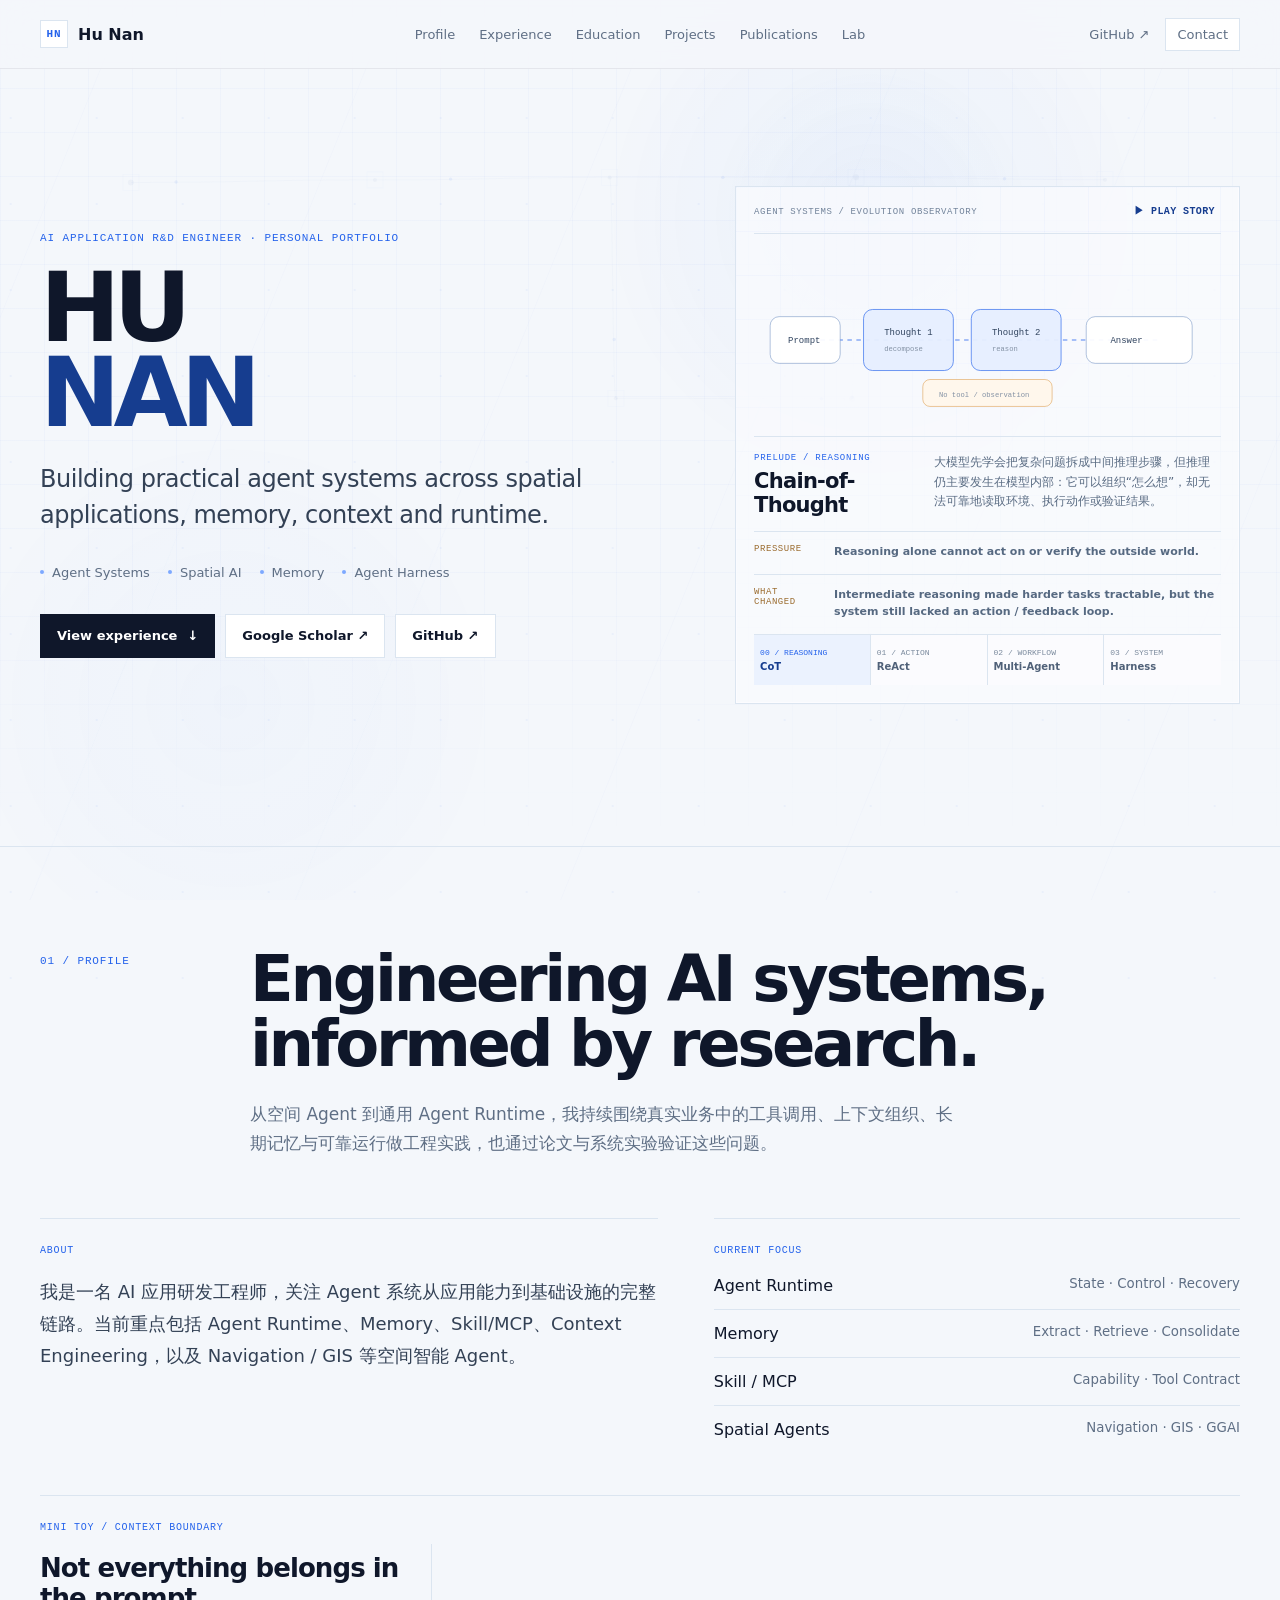
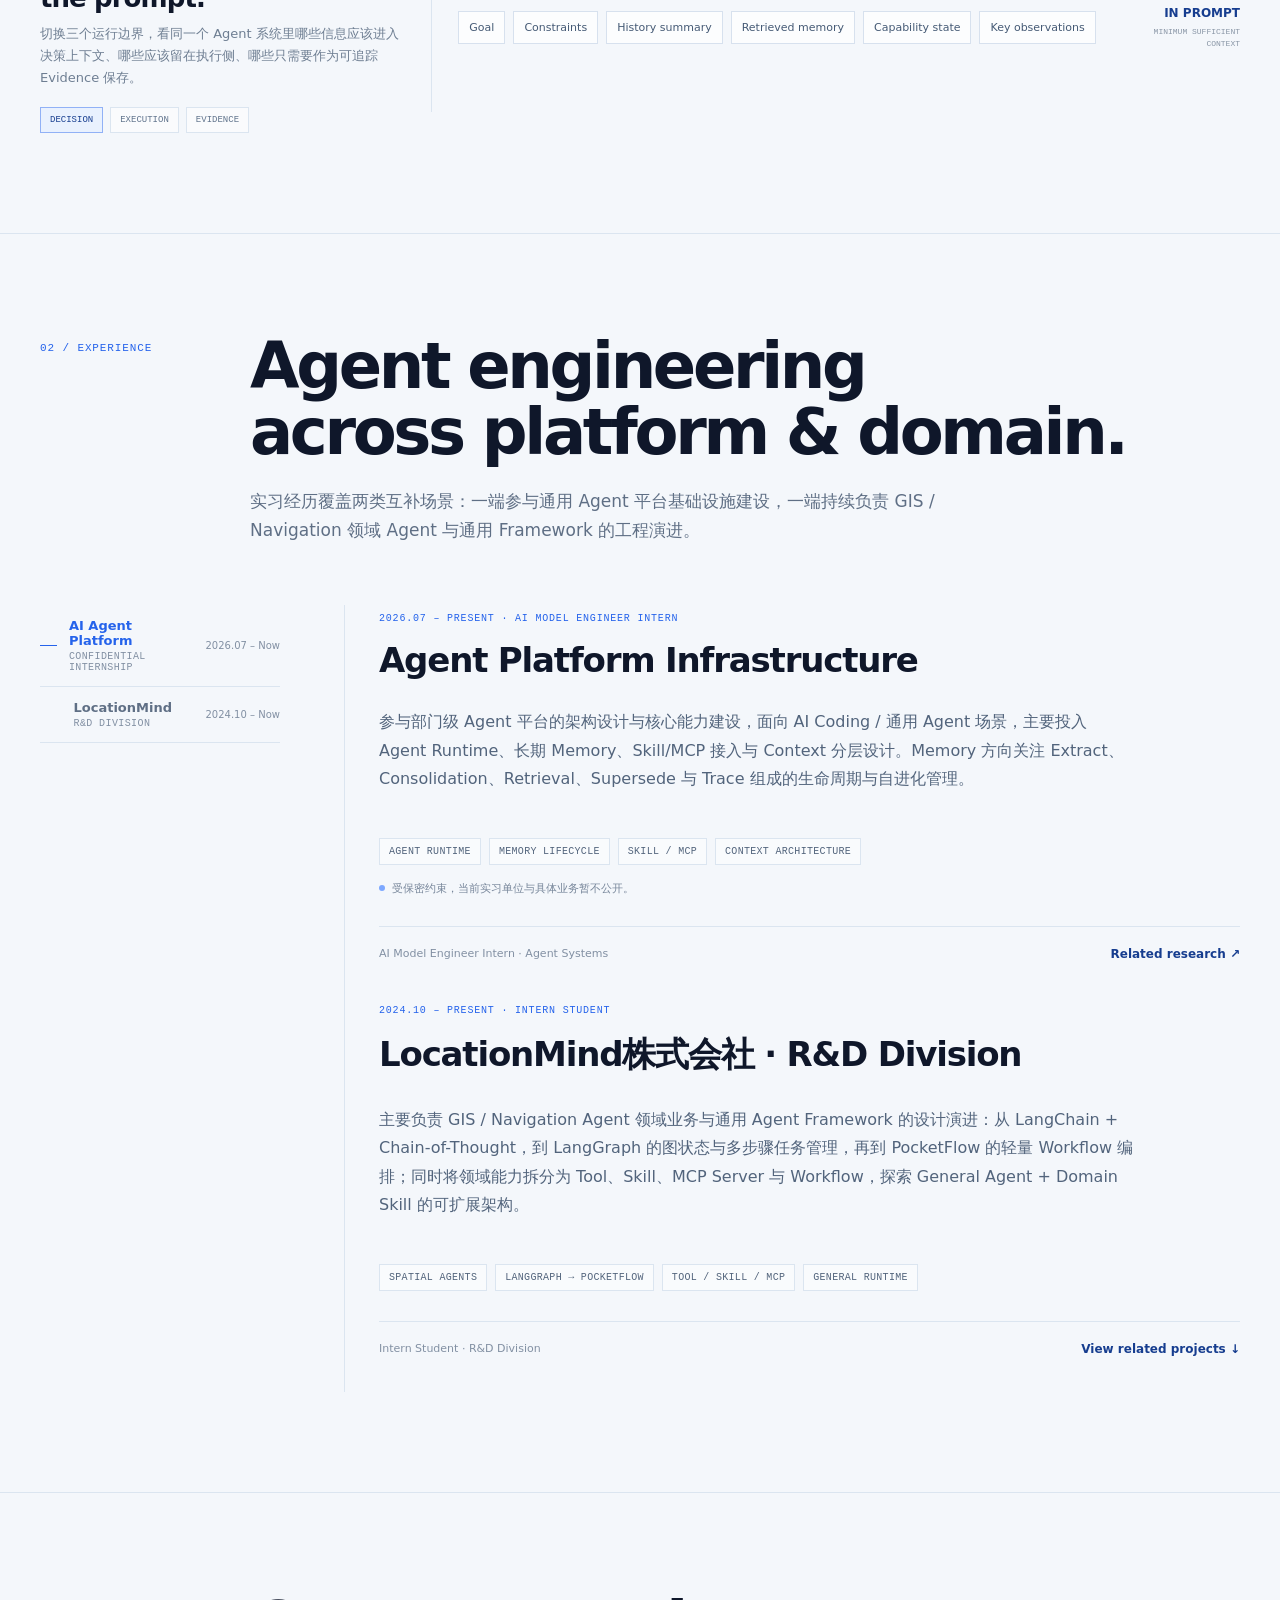
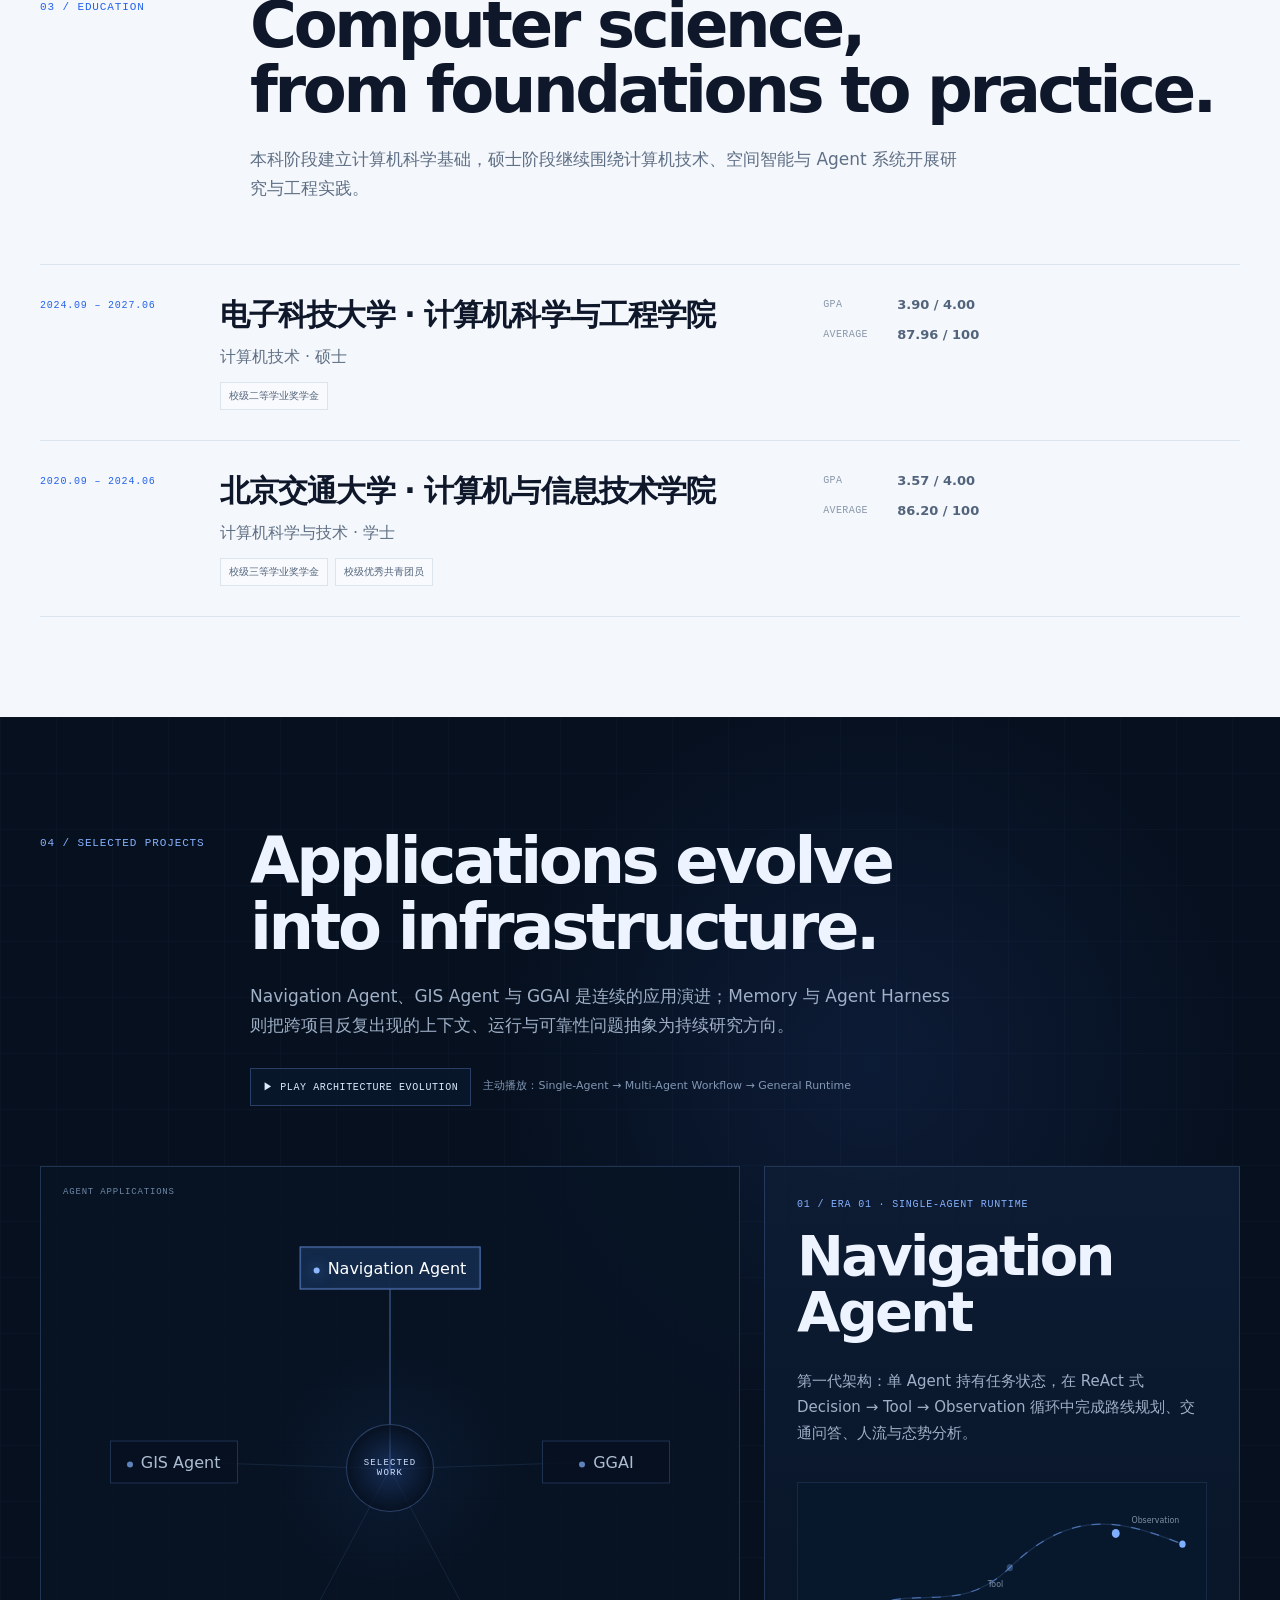
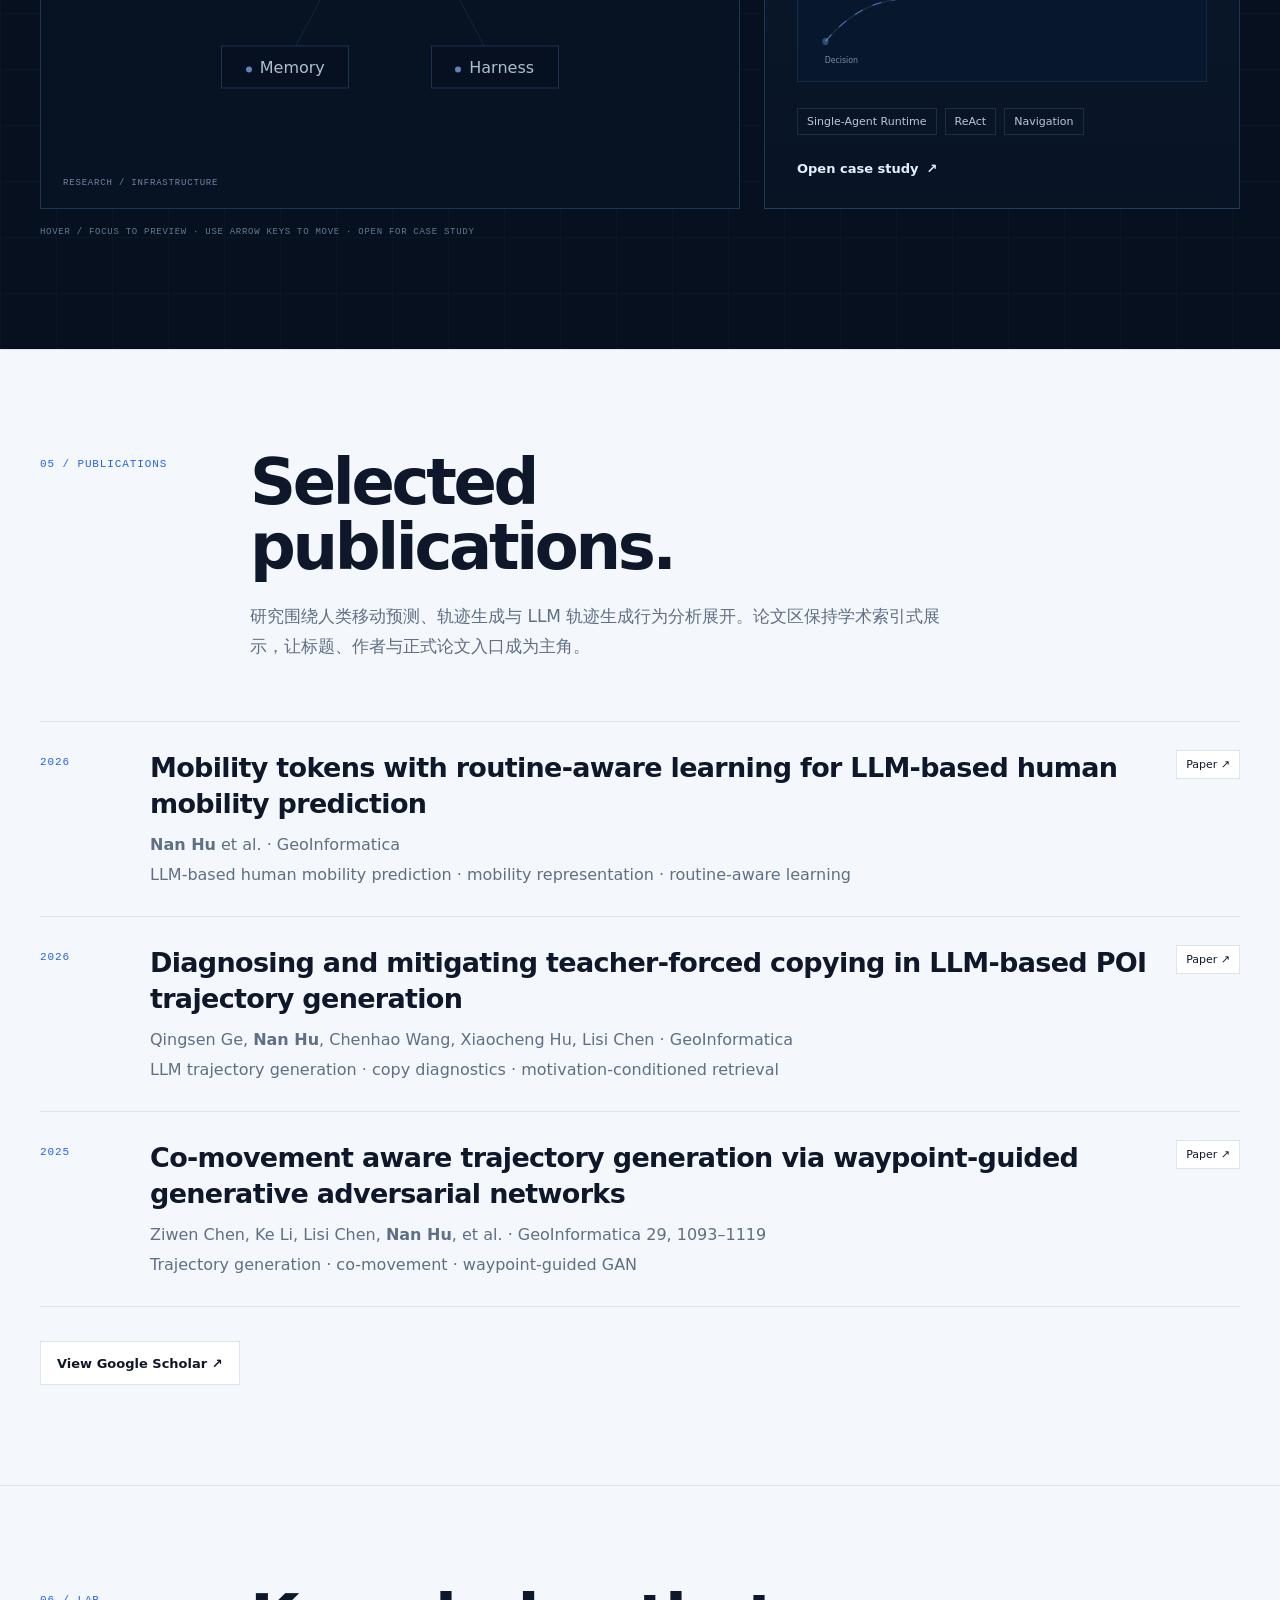
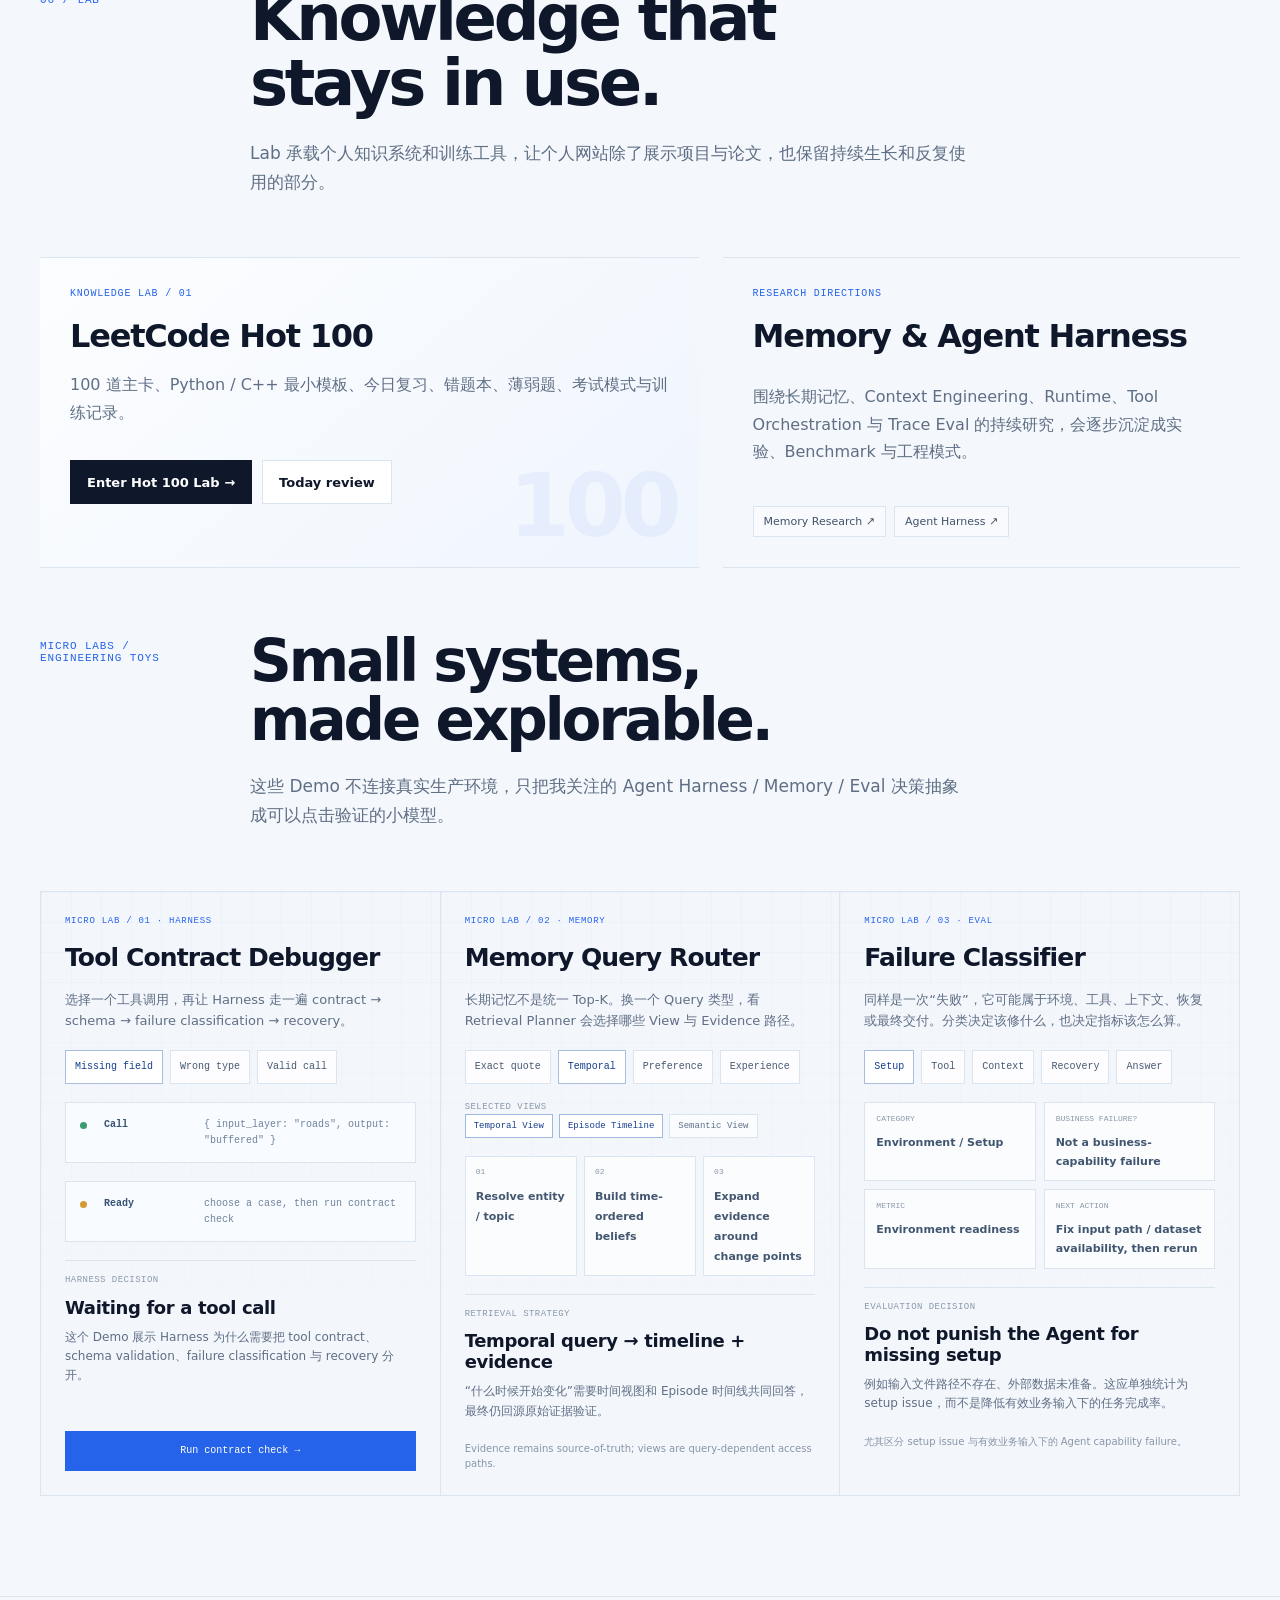
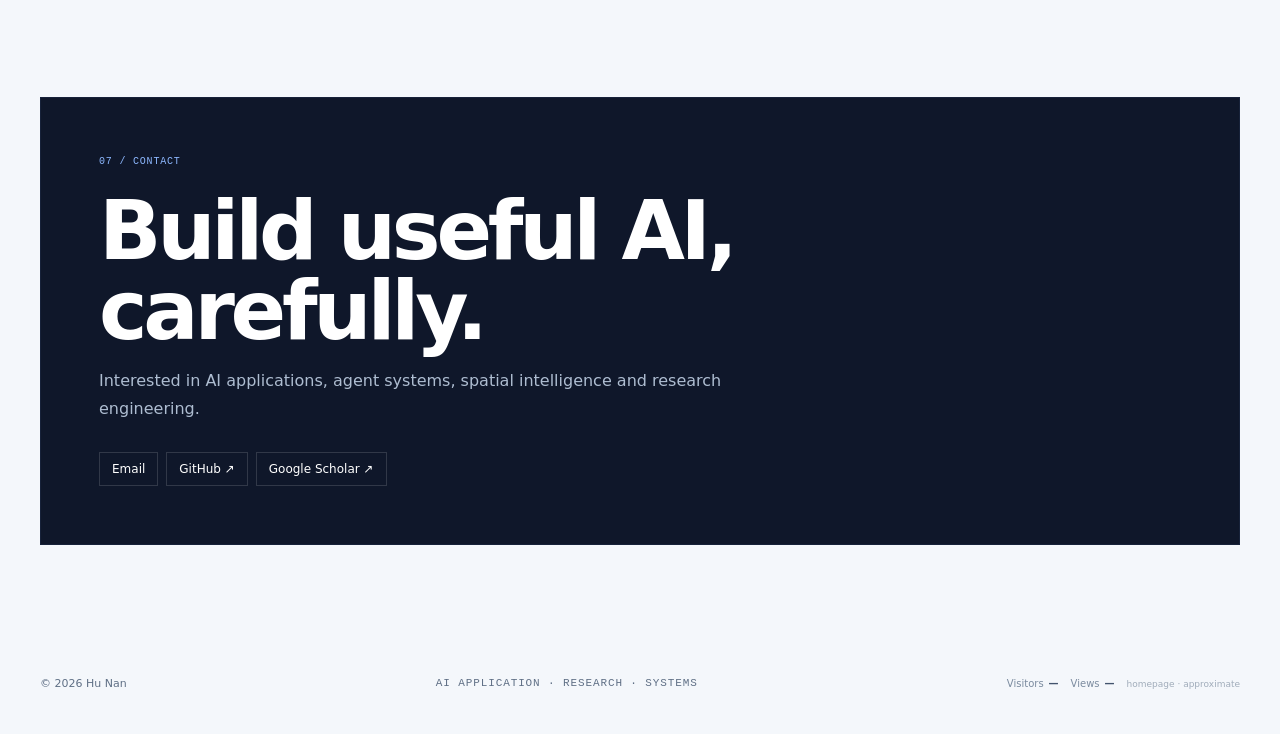
<file: index.html>
<!DOCTYPE html>
<html lang="zh-CN">
<head>
  <meta charset="UTF-8">
  <meta name="viewport" content="width=device-width, initial-scale=1.0">
  <meta name="description" content="胡楠的个人主页：AI Application R&D Engineer，关注 Agent Systems、Spatial AI、Memory、Agent Harness 与人类移动智能研究。">
  <meta name="theme-color" content="#f4f7fb">
  <meta property="og:title" content="Hu Nan — AI Application R&D Engineer">
  <meta property="og:description" content="Agent systems, spatial AI, memory, runtime and research.">
  <meta property="og:type" content="website">
  <meta property="og:url" content="https://nanhu22.github.io/">
  <link rel="canonical" href="https://nanhu22.github.io/">
  <link rel="icon" href="./assets/favicon.svg" type="image/svg+xml">
  <title>Hu Nan — AI Application R&D Engineer</title>
  <link rel="stylesheet" href="./assets/site-v2.css">
  <link rel="stylesheet" href="./assets/resume-v2.css">
  <link rel="stylesheet" href="./assets/resume-profile-v4.css">
  <link rel="stylesheet" href="./assets/finish-v2.css">
  <link rel="stylesheet" href="./assets/agent-story-v7.css">
</head>
<body>
  <div class="site-shell">
    <header class="topbar">
      <div class="container topbar-inner">
        <a class="brand" href="#top" aria-label="回到首页">
          <span class="brand-mark mono">HN</span>
          <span>Hu Nan</span>
        </a>
        <nav class="nav" id="site-nav" aria-label="主页导航">
          <a href="#profile">Profile</a>
          <a href="#experience">Experience</a>
          <a href="#education">Education</a>
          <a href="#projects">Projects</a>
          <a href="#publications">Publications</a>
          <a href="#lab">Lab</a>
          <a class="mobile-nav-contact" href="#contact">Contact</a>
        </nav>
        <div class="topbar-actions">
          <a class="hide-mobile" href="https://github.com/nanhu22" target="_blank" rel="noreferrer">GitHub ↗</a>
          <a class="nav-cta" href="#contact">Contact</a>
          <button class="menu-toggle" type="button" data-menu-toggle aria-controls="site-nav" aria-expanded="false">Menu</button>
        </div>
      </div>
    </header>

    <main id="top">
      <section class="hero" data-observe-section="Intro">
        <div class="container hero-grid">
          <div>
            <div class="kicker">AI Application R&amp;D Engineer · Personal Portfolio</div>
            <h1>HU <span>NAN</span></h1>
            <p class="hero-lede">Building practical agent systems across spatial applications, memory, context and runtime.</p>
            <div class="hero-meta" aria-label="研究方向">
              <span>Agent Systems</span>
              <span>Spatial AI</span>
              <span>Memory</span>
              <span>Agent Harness</span>
            </div>
            <div class="hero-actions">
              <a class="button primary" href="#experience">View experience <span aria-hidden="true">↓</span></a>
              <a class="button" href="https://scholar.google.com/citations?user=amrbgKEAAAAJ&amp;hl=en" target="_blank" rel="noreferrer">Google Scholar ↗</a>
              <a class="button" href="https://github.com/nanhu22" target="_blank" rel="noreferrer">GitHub ↗</a>
            </div>
          </div>

          <div class="agent-observatory" data-agent-story aria-label="Agent systems evolution interactive story">
            <div class="observatory-inner">
              <div class="observatory-head">
                <span class="mono">Agent Systems / Evolution Observatory</span>
                <button class="observatory-play" type="button" data-story-play>▶ Play story</button>
              </div>
              <div class="observatory-visual" data-story-visual></div>
              <div class="observatory-copy">
                <div>
                  <div class="era mono" data-story-era>Prelude / Reasoning</div>
                  <h3 data-story-title>Chain-of-Thought</h3>
                </div>
                <p data-story-description></p>
              </div>
              <div class="observatory-pressure"><span>Pressure</span><strong data-story-pressure></strong></div>
              <div class="observatory-pressure"><span>What changed</span><strong data-story-change></strong></div>
              <div class="observatory-tabs" role="tablist" aria-label="Agent evolution stages">
                <button class="observatory-tab active" type="button" role="tab" aria-selected="true" data-story-stage="cot"><span>00 / Reasoning</span><strong>CoT</strong></button>
                <button class="observatory-tab" type="button" role="tab" aria-selected="false" data-story-stage="react"><span>01 / Action</span><strong>ReAct</strong></button>
                <button class="observatory-tab" type="button" role="tab" aria-selected="false" data-story-stage="multi"><span>02 / Workflow</span><strong>Multi-Agent</strong></button>
                <button class="observatory-tab" type="button" role="tab" aria-selected="false" data-story-stage="harness"><span>03 / System</span><strong>Harness</strong></button>
              </div>
            </div>
          </div>
        </div>
      </section>

      <section class="section" id="profile" data-observe-section="Profile">
        <div class="container">
          <div class="section-head">
            <div class="section-number mono">01 / Profile</div>
            <div>
              <h2 class="section-title">Engineering AI systems,<br>informed by research.</h2>
              <p class="section-intro">从空间 Agent 到通用 Agent Runtime，我持续围绕真实业务中的工具调用、上下文组织、长期记忆与可靠运行做工程实践，也通过论文与系统实验验证这些问题。</p>
            </div>
          </div>

          <div class="profile-grid">
            <article class="editorial-card">
              <div class="eyebrow mono">About</div>
              <p>我是一名 AI 应用研发工程师，关注 Agent 系统从应用能力到基础设施的完整链路。当前重点包括 Agent Runtime、Memory、Skill/MCP、Context Engineering，以及 Navigation / GIS 等空间智能 Agent。</p>
            </article>
            <article class="editorial-card">
              <div class="eyebrow mono">Current focus</div>
              <ul class="focus-list">
                <li><span>Agent Runtime</span><small>State · Control · Recovery</small></li>
                <li><span>Memory</span><small>Extract · Retrieve · Consolidate</small></li>
                <li><span>Skill / MCP</span><small>Capability · Tool Contract</small></li>
                <li><span>Spatial Agents</span><small>Navigation · GIS · GGAI</small></li>
              </ul>
            </article>
            <article class="editorial-card context-toy" data-context-toy>
              <div class="context-toy-grid">
                <div>
                  <div class="eyebrow mono">Mini toy / Context boundary</div>
                  <h3>Not everything belongs in the prompt.</h3>
                  <p>切换三个运行边界，看同一个 Agent 系统里哪些信息应该进入决策上下文、哪些应该留在执行侧、哪些只需要作为可追踪 Evidence 保存。</p>
                  <div class="context-tabs" aria-label="Context boundary modes">
                    <button class="active" type="button" data-context-mode="decision">Decision</button>
                    <button type="button" data-context-mode="execution">Execution</button>
                    <button type="button" data-context-mode="evidence">Evidence</button>
                  </div>
                </div>
                <div class="context-stage">
                  <div class="context-chips" data-context-chips></div>
                  <div class="context-status"><strong data-context-status>IN PROMPT</strong><span data-context-note>minimum sufficient context</span></div>
                </div>
              </div>
            </article>
          </div>
        </div>
      </section>

      <section class="section" id="experience" data-observe-section="Experience">
        <div class="container">
          <div class="section-head">
            <div class="section-number mono">02 / Experience</div>
            <div>
              <h2 class="section-title">Agent engineering<br>across platform &amp; domain.</h2>
              <p class="section-intro">实习经历覆盖两类互补场景：一端参与通用 Agent 平台基础设施建设，一端持续负责 GIS / Navigation 领域 Agent 与通用 Framework 的工程演进。</p>
            </div>
          </div>

          <div class="experience-layout">
            <div class="experience-index" aria-label="实习经历">
              <button class="active" type="button" data-experience-tab="platform">
                <span><strong>AI Agent Platform</strong><small>Confidential Internship</small></span><span>2026.07 – Now</span>
              </button>
              <button type="button" data-experience-tab="locationmind">
                <span><strong>LocationMind</strong><small>R&amp;D Division</small></span><span>2024.10 – Now</span>
              </button>
            </div>

            <div>
              <article class="experience-panel" data-experience-panel="platform">
                <div class="eyebrow mono">2026.07 – Present · AI Model Engineer Intern</div>
                <h3>Agent Platform Infrastructure</h3>
                <p class="experience-summary">参与部门级 Agent 平台的架构设计与核心能力建设，面向 AI Coding / 通用 Agent 场景，主要投入 Agent Runtime、长期 Memory、Skill/MCP 接入与 Context 分层设计。Memory 方向关注 Extract、Consolidation、Retrieval、Supersede 与 Trace 组成的生命周期与自进化管理。</p>
                <div class="experience-themes"><span>Agent Runtime</span><span>Memory Lifecycle</span><span>Skill / MCP</span><span>Context Architecture</span></div>
                <div class="experience-privacy">受保密约束，当前实习单位与具体业务暂不公开。</div>
                <div class="experience-footer"><span class="experience-role-note">AI Model Engineer Intern · Agent Systems</span><a class="experience-case-link" href="./projects/agent-harness/">Related research ↗</a></div>
              </article>

              <article class="experience-panel" data-experience-panel="locationmind" hidden>
                <div class="eyebrow mono">2024.10 – Present · Intern Student</div>
                <h3>LocationMind株式会社 · R&amp;D Division</h3>
                <p class="experience-summary">主要负责 GIS / Navigation Agent 领域业务与通用 Agent Framework 的设计演进：从 LangChain + Chain-of-Thought，到 LangGraph 的图状态与多步骤任务管理，再到 PocketFlow 的轻量 Workflow 编排；同时将领域能力拆分为 Tool、Skill、MCP Server 与 Workflow，探索 General Agent + Domain Skill 的可扩展架构。</p>
                <div class="experience-themes"><span>Spatial Agents</span><span>LangGraph → PocketFlow</span><span>Tool / Skill / MCP</span><span>General Runtime</span></div>
                <div class="experience-footer"><span class="experience-role-note">Intern Student · R&amp;D Division</span><a class="experience-case-link" href="#projects">View related projects ↓</a></div>
              </article>
            </div>
          </div>
        </div>
      </section>

      <section class="section" id="education" data-observe-section="Education">
        <div class="container">
          <div class="section-head">
            <div class="section-number mono">03 / Education</div>
            <div>
              <h2 class="section-title">Computer science,<br>from foundations to practice.</h2>
              <p class="section-intro">本科阶段建立计算机科学基础，硕士阶段继续围绕计算机技术、空间智能与 Agent 系统开展研究与工程实践。</p>
            </div>
          </div>

          <div class="education-list">
            <article class="education-item">
              <div class="education-period mono">2024.09 – 2027.06</div>
              <div class="education-school">
                <h3>电子科技大学 · 计算机科学与工程学院</h3>
                <p>计算机技术 · 硕士</p>
                <div class="education-honors"><span>校级二等学业奖学金</span></div>
              </div>
              <div class="education-meta">
                <span><small>GPA</small><strong>3.90 / 4.00</strong></span>
                <span><small>Average</small><strong>87.96 / 100</strong></span>
              </div>
            </article>

            <article class="education-item">
              <div class="education-period mono">2020.09 – 2024.06</div>
              <div class="education-school">
                <h3>北京交通大学 · 计算机与信息技术学院</h3>
                <p>计算机科学与技术 · 学士</p>
                <div class="education-honors"><span>校级三等学业奖学金</span><span>校级优秀共青团员</span></div>
              </div>
              <div class="education-meta">
                <span><small>GPA</small><strong>3.57 / 4.00</strong></span>
                <span><small>Average</small><strong>86.20 / 100</strong></span>
              </div>
            </article>
          </div>
        </div>
      </section>

      <section class="projects-section" id="projects" data-observe-section="Projects">
        <div class="container">
          <div class="section-head">
            <div class="section-number mono">04 / Selected projects</div>
            <div>
              <h2 class="section-title">Applications evolve<br>into infrastructure.</h2>
              <p class="section-intro">Navigation Agent、GIS Agent 与 GGAI 是连续的应用演进；Memory 与 Agent Harness 则把跨项目反复出现的上下文、运行与可靠性问题抽象为持续研究方向。</p>
            </div>
          </div>

          <div class="project-browser">
            <div class="project-map" aria-label="项目关系图" data-project-map="navigation">
              <svg viewBox="0 0 1000 700" preserveAspectRatio="none" aria-hidden="true">
                <path class="map-line active" data-project-line="navigation" d="M500 330 L500 112"></path>
                <path class="map-line" data-project-line="gis" d="M500 330 L190 322"></path>
                <path class="map-line" data-project-line="ggai" d="M500 330 L810 322"></path>
                <path class="map-line" data-project-line="memory" d="M500 330 L350 545"></path>
                <path class="map-line" data-project-line="harness" d="M500 330 L650 545"></path>
              </svg>
              <div class="project-map-label applications">Agent applications</div>
              <div class="project-map-label foundations">Research / infrastructure</div>
              <div class="map-core mono">Selected<br>Work</div>
              <button class="project-node node-navigation active" type="button" data-project="navigation">Navigation Agent</button>
              <button class="project-node node-gis" type="button" data-project="gis">GIS Agent</button>
              <button class="project-node node-ggai" type="button" data-project="ggai">GGAI</button>
              <button class="project-node node-memory" type="button" data-project="memory">Memory</button>
              <button class="project-node node-harness" type="button" data-project="harness">Harness</button>
            </div>

            <article class="project-detail" data-project-detail aria-live="polite">
              <div class="eyebrow mono" data-project-index>01 / Agent Application</div>
              <h3 data-project-title>Navigation Agent</h3>
              <p data-project-description></p>
              <div class="project-visual" data-project-visual="route" aria-hidden="true"></div>
              <div class="project-meta" data-project-tags></div>
              <a class="project-link" data-project-link href="./projects/navigation-agent/">Open case study <span aria-hidden="true">↗</span></a>
            </article>
          </div>
          <p class="project-hint mono">Hover / focus to preview · use arrow keys to move · open for case study</p>
        </div>
      </section>

      <section class="section" id="publications" data-observe-section="Publications">
        <div class="container">
          <div class="section-head">
            <div class="section-number mono">05 / Publications</div>
            <div>
              <h2 class="section-title">Selected<br>publications.</h2>
              <p class="section-intro">研究围绕人类移动预测、轨迹生成与 LLM 轨迹生成行为分析展开。论文区保持学术索引式展示，让标题、作者与正式论文入口成为主角。</p>
            </div>
          </div>

          <div class="publications-list">
            <article class="publication">
              <div class="publication-year mono">2026</div>
              <div>
                <h3>Mobility tokens with routine-aware learning for LLM-based human mobility prediction</h3>
                <p><strong>Nan Hu</strong> et al. · GeoInformatica</p>
                <p>LLM-based human mobility prediction · mobility representation · routine-aware learning</p>
              </div>
              <div class="publication-links"><a href="https://link.springer.com/article/10.1007/s10707-026-00589-9" target="_blank" rel="noreferrer">Paper ↗</a></div>
            </article>

            <article class="publication">
              <div class="publication-year mono">2026</div>
              <div>
                <h3>Diagnosing and mitigating teacher-forced copying in LLM-based POI trajectory generation</h3>
                <p>Qingsen Ge, <strong>Nan Hu</strong>, Chenhao Wang, Xiaocheng Hu, Lisi Chen · GeoInformatica</p>
                <p>LLM trajectory generation · copy diagnostics · motivation-conditioned retrieval</p>
              </div>
              <div class="publication-links"><a href="https://link.springer.com/article/10.1007/s10707-026-00585-z" target="_blank" rel="noreferrer">Paper ↗</a></div>
            </article>

            <article class="publication">
              <div class="publication-year mono">2025</div>
              <div>
                <h3>Co-movement aware trajectory generation via waypoint-guided generative adversarial networks</h3>
                <p>Ziwen Chen, Ke Li, Lisi Chen, <strong>Nan Hu</strong>, et al. · GeoInformatica 29, 1093–1119</p>
                <p>Trajectory generation · co-movement · waypoint-guided GAN</p>
              </div>
              <div class="publication-links"><a href="https://link.springer.com/article/10.1007/s10707-025-00556-w" target="_blank" rel="noreferrer">Paper ↗</a></div>
            </article>
          </div>

          <div class="hero-actions">
            <a class="button" href="https://scholar.google.com/citations?user=amrbgKEAAAAJ&amp;hl=en" target="_blank" rel="noreferrer">View Google Scholar ↗</a>
          </div>
        </div>
      </section>

      <section class="section" id="lab" data-observe-section="Lab">
        <div class="container">
          <div class="section-head">
            <div class="section-number mono">06 / Lab</div>
            <div>
              <h2 class="section-title">Knowledge that<br>stays in use.</h2>
              <p class="section-intro">Lab 承载个人知识系统和训练工具，让个人网站除了展示项目与论文，也保留持续生长和反复使用的部分。</p>
            </div>
          </div>

          <div class="lab-grid">
            <article class="lab-card primary">
              <div class="eyebrow mono">Knowledge Lab / 01</div>
              <h3>LeetCode Hot 100</h3>
              <p>100 道主卡、Python / C++ 最小模板、今日复习、错题本、薄弱题、考试模式与训练记录。</p>
              <div class="hero-actions">
                <a class="button primary" href="./hot100/">Enter Hot 100 Lab →</a>
                <a class="button" href="./hot100/?mode=today">Today review</a>
              </div>
              <div class="lab-stat">100</div>
            </article>

            <article class="lab-card research-card">
              <div class="eyebrow mono">Research directions</div>
              <h3>Memory &amp; Agent Harness</h3>
              <p>围绕长期记忆、Context Engineering、Runtime、Tool Orchestration 与 Trace Eval 的持续研究，会逐步沉淀成实验、Benchmark 与工程模式。</p>
              <div class="lab-research-links">
                <a href="./projects/memory/">Memory Research ↗</a>
                <a href="./projects/agent-harness/">Agent Harness ↗</a>
              </div>
            </article>
          </div>
        </div>
      </section>

      <section class="section" id="contact" data-observe-section="Contact">
        <div class="container">
          <div class="contact-panel">
            <div class="eyebrow mono">07 / Contact</div>
            <h2>Build useful AI,<br>carefully.</h2>
            <p>Interested in AI applications, agent systems, spatial intelligence and research engineering.</p>
            <div class="contact-links">
              <a href="mailto:nanhuu0222@163.com">Email</a>
              <a href="https://github.com/nanhu22" target="_blank" rel="noreferrer">GitHub ↗</a>
              <a href="https://scholar.google.com/citations?user=amrbgKEAAAAJ&amp;hl=en" target="_blank" rel="noreferrer">Google Scholar ↗</a>
            </div>
          </div>
        </div>
      </section>
    </main>

    <footer class="footer">
      <div class="container footer-inner">
        <span>© 2026 Hu Nan</span>
        <span class="mono">AI Application · Research · Systems</span>
        <div class="site-traffic" aria-label="Approximate homepage traffic">
          <span>Visitors <strong id="busuanzi_site_uv">—</strong></span>
          <span>Views <strong id="busuanzi_site_pv">—</strong></span>
          <small>homepage · approximate</small>
        </div>
      </div>
    </footer>
  </div>

  <script src="./assets/site-v2.js" defer></script>
  <script src="./assets/finish-v2.js" defer></script>
  <script src="./assets/agent-story-v7.js" defer></script>
  <script src="https://cdn.busuanzi.cc/busuanzi/3.6.9/busuanzi.min.js" defer></script>
</body>
</html>
</file>
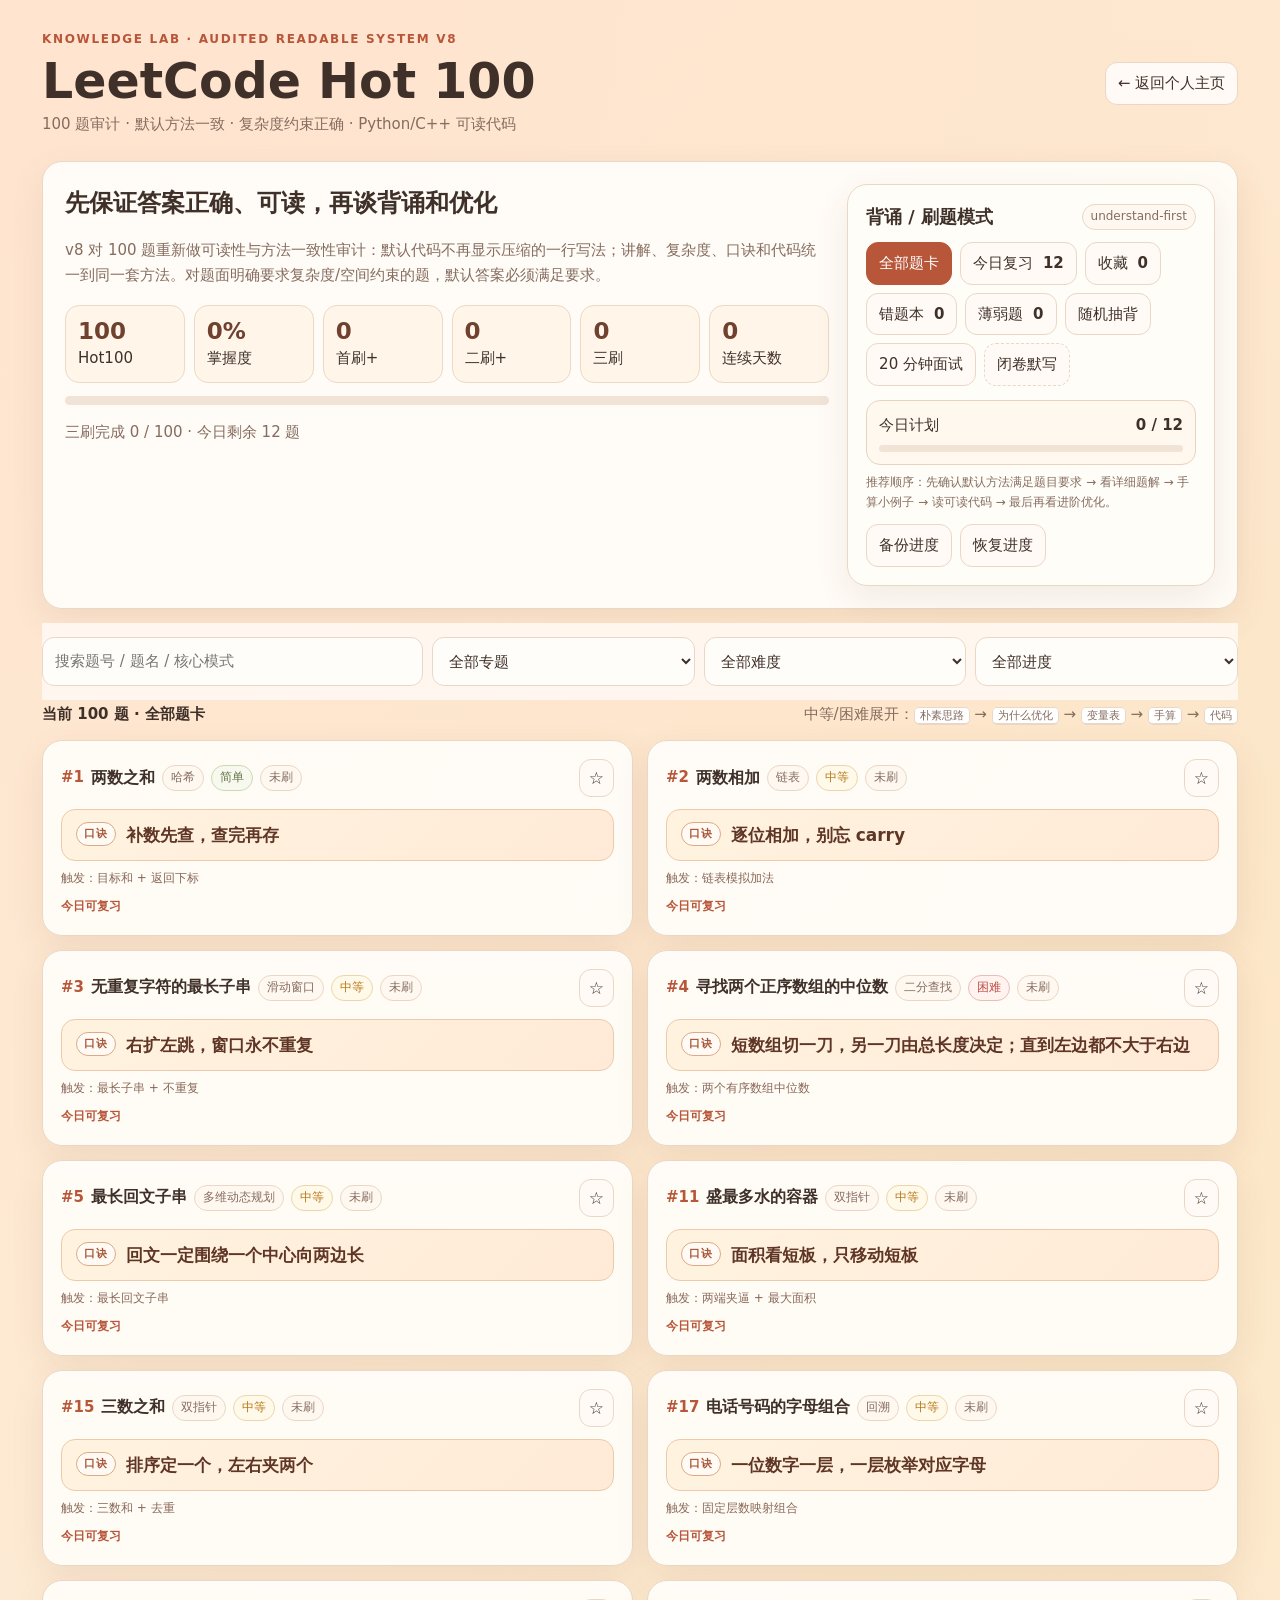
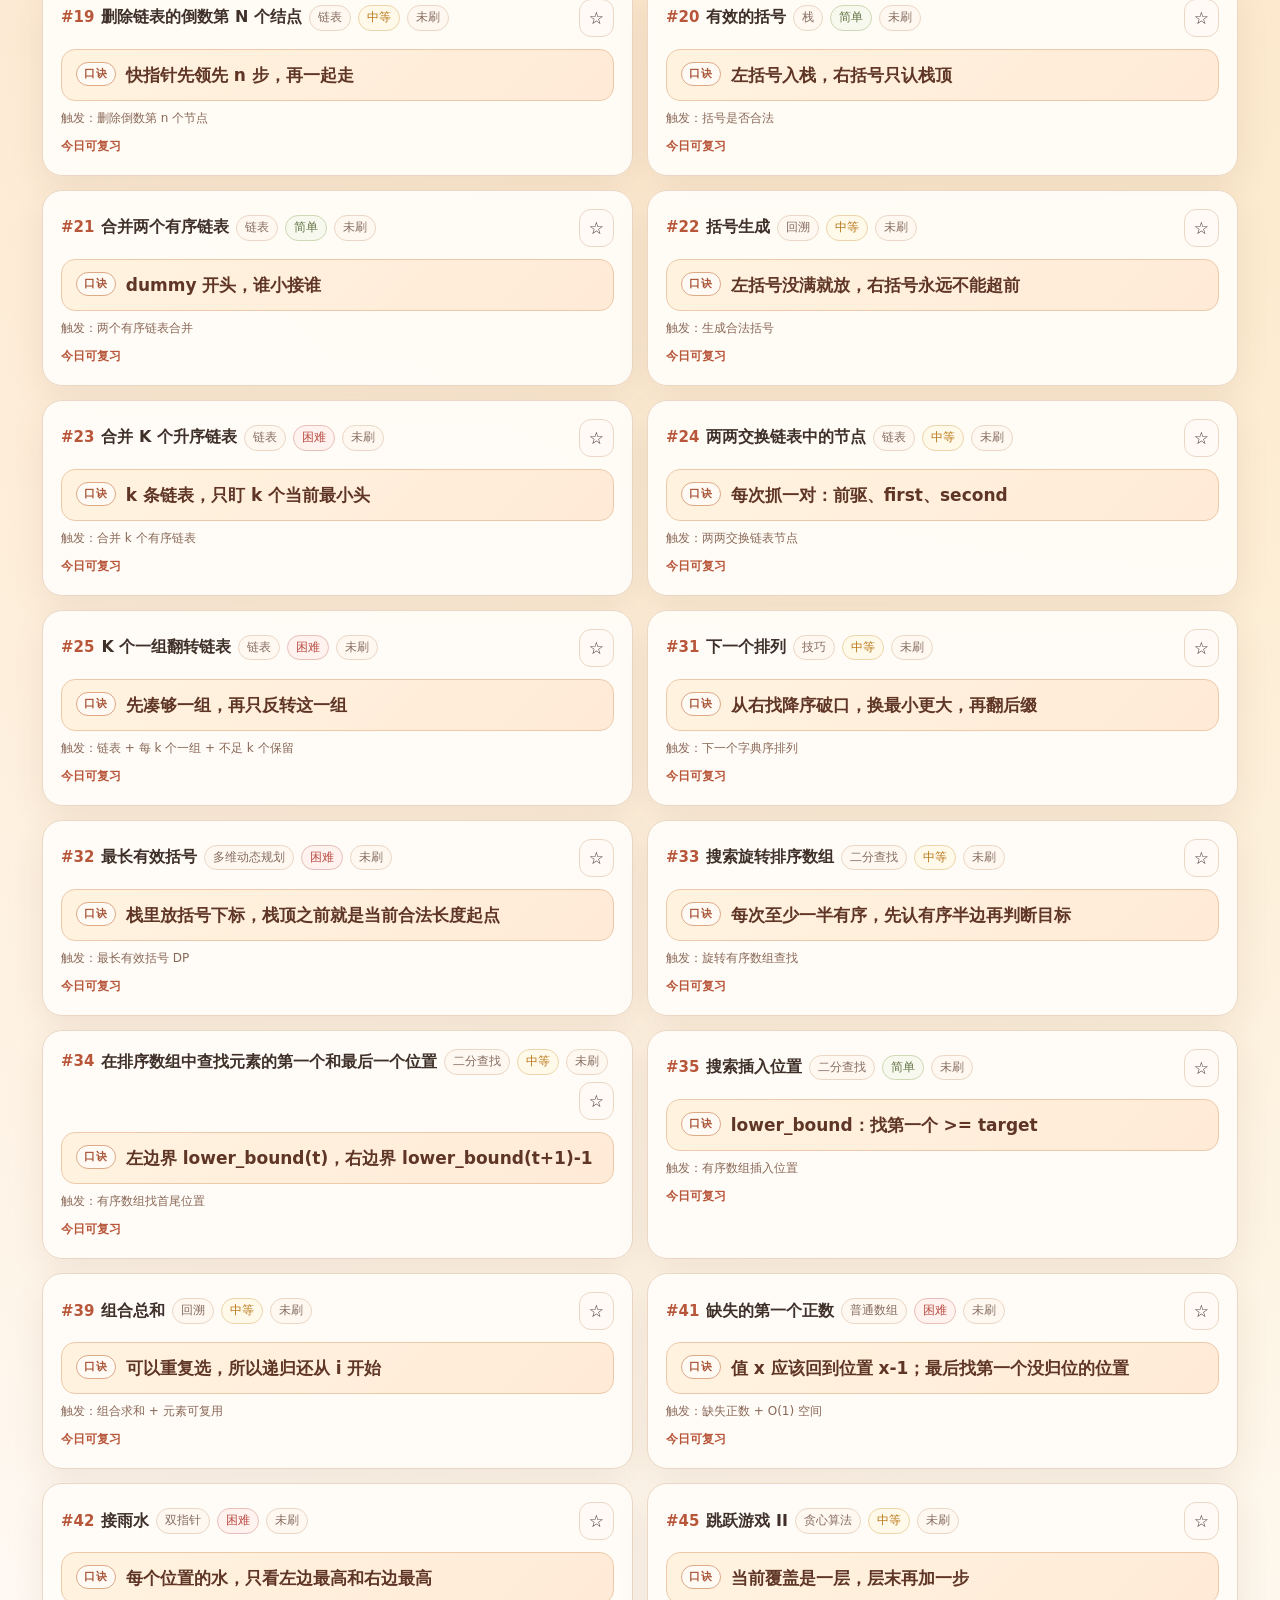
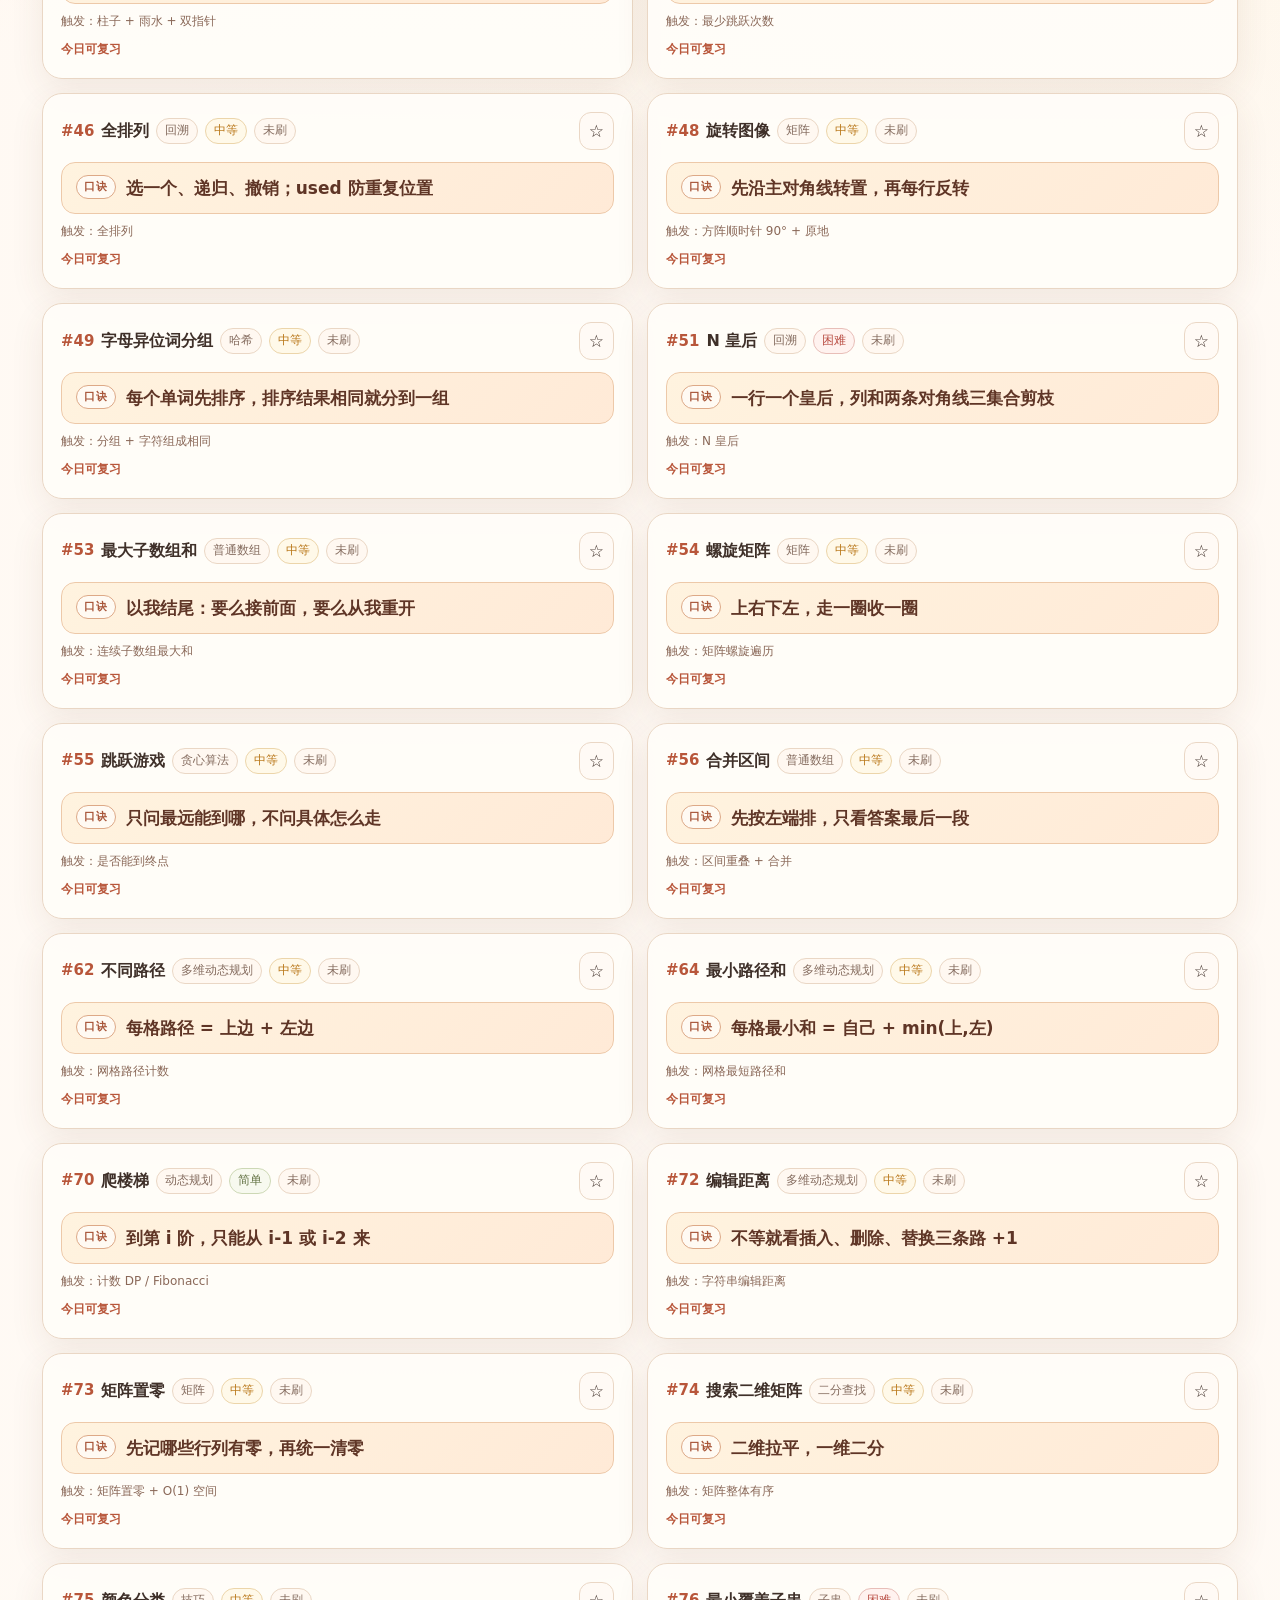
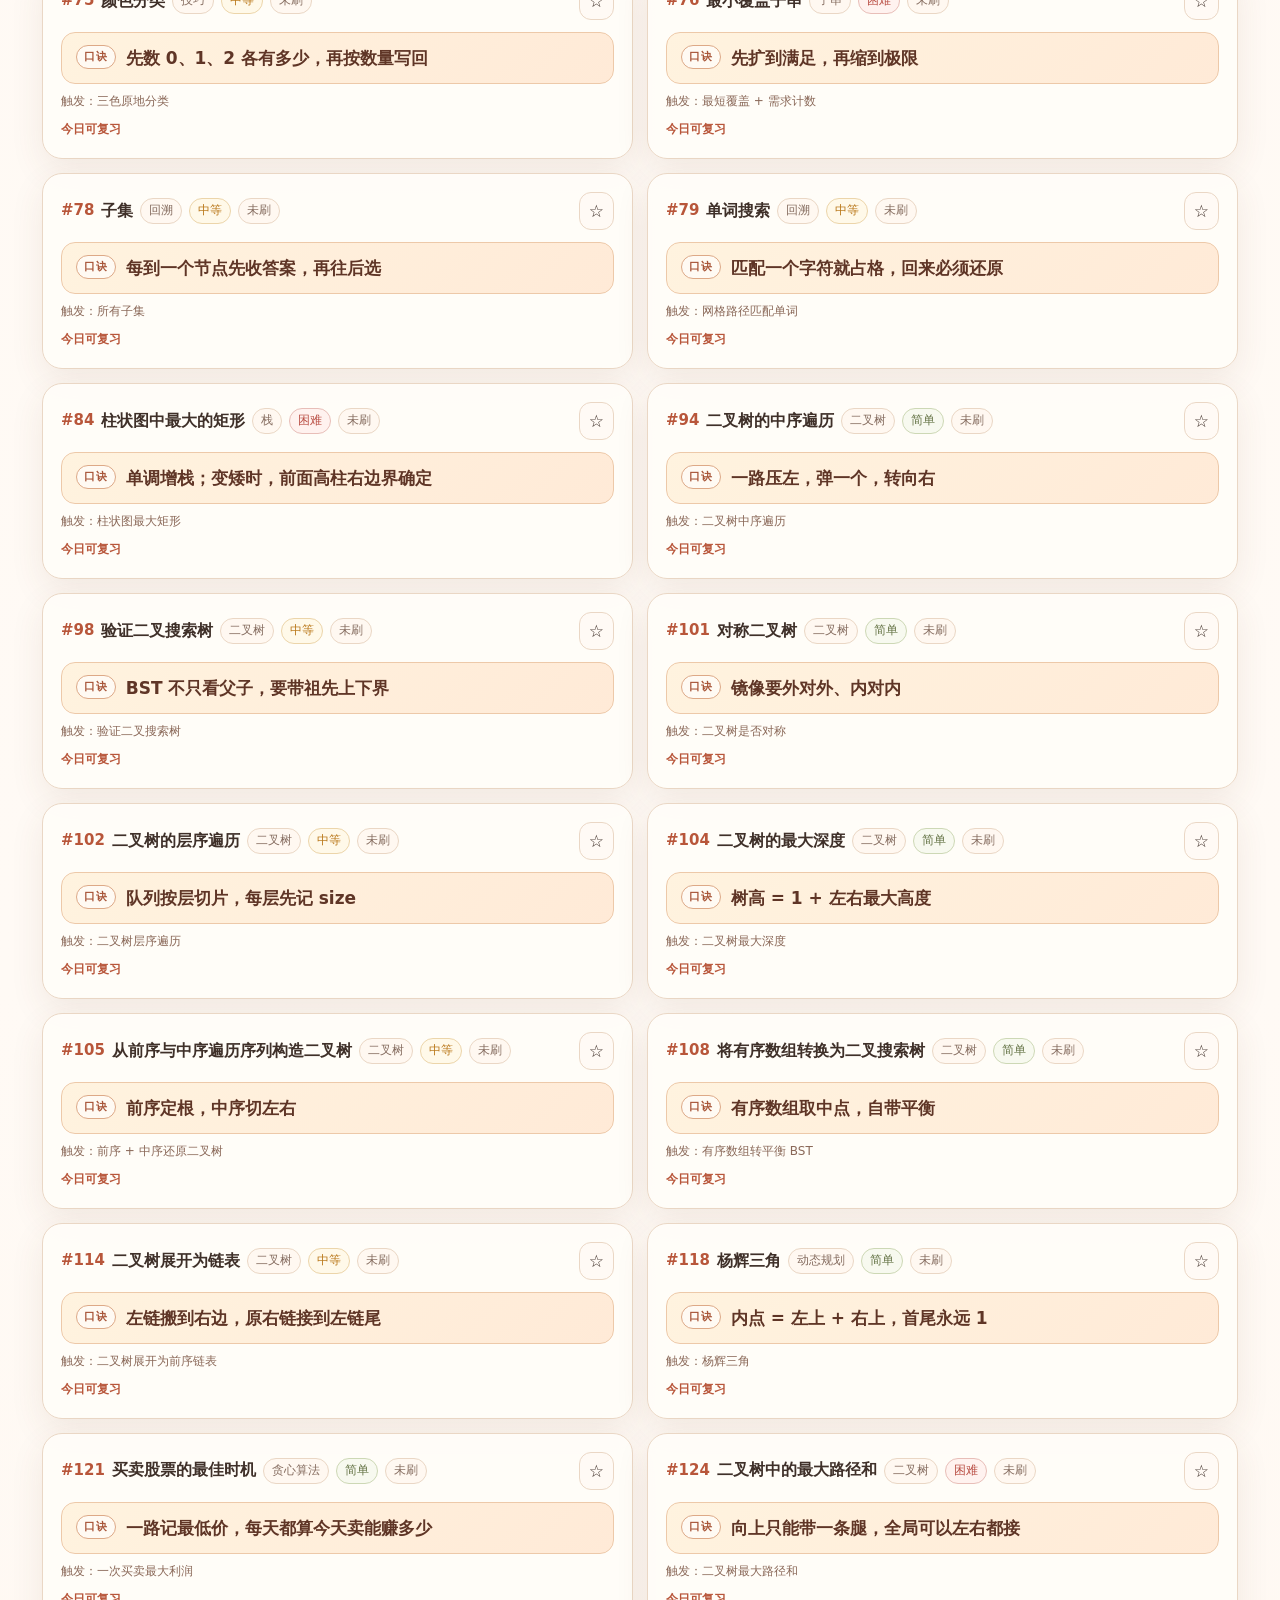
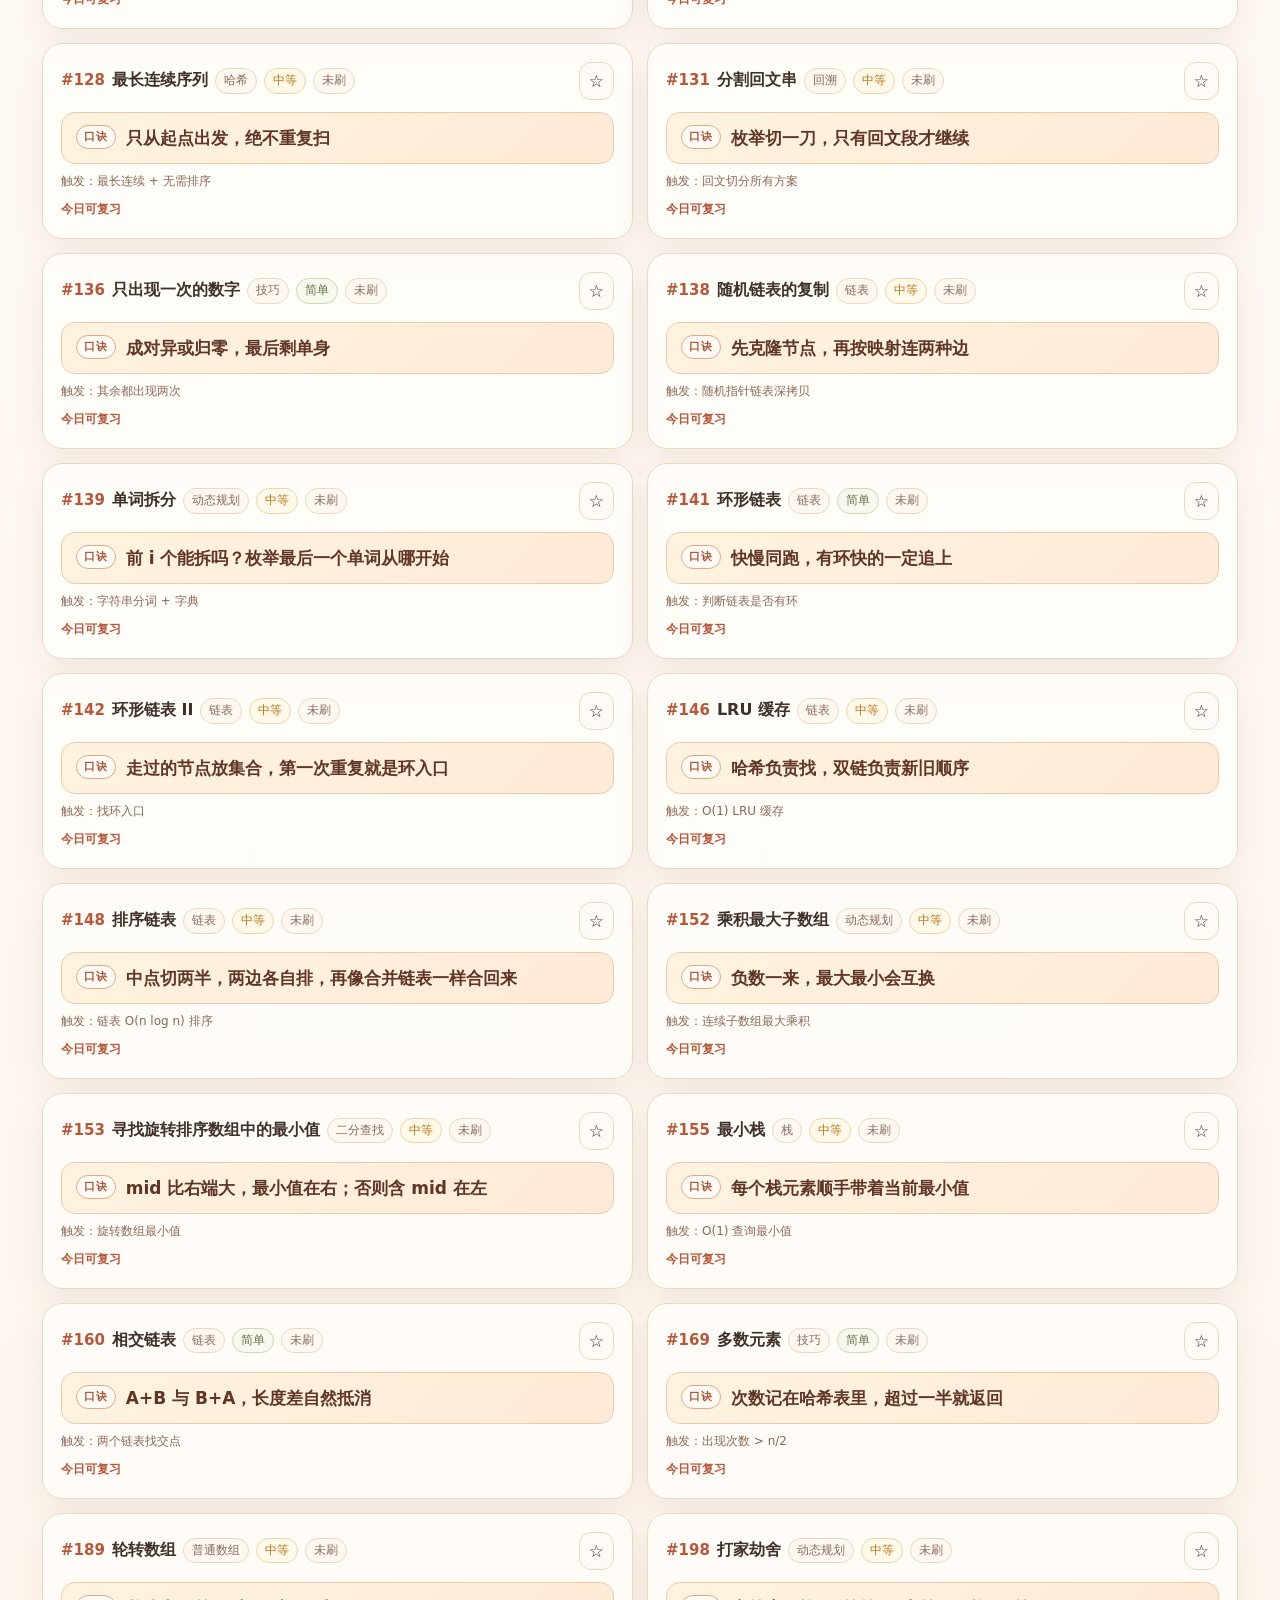
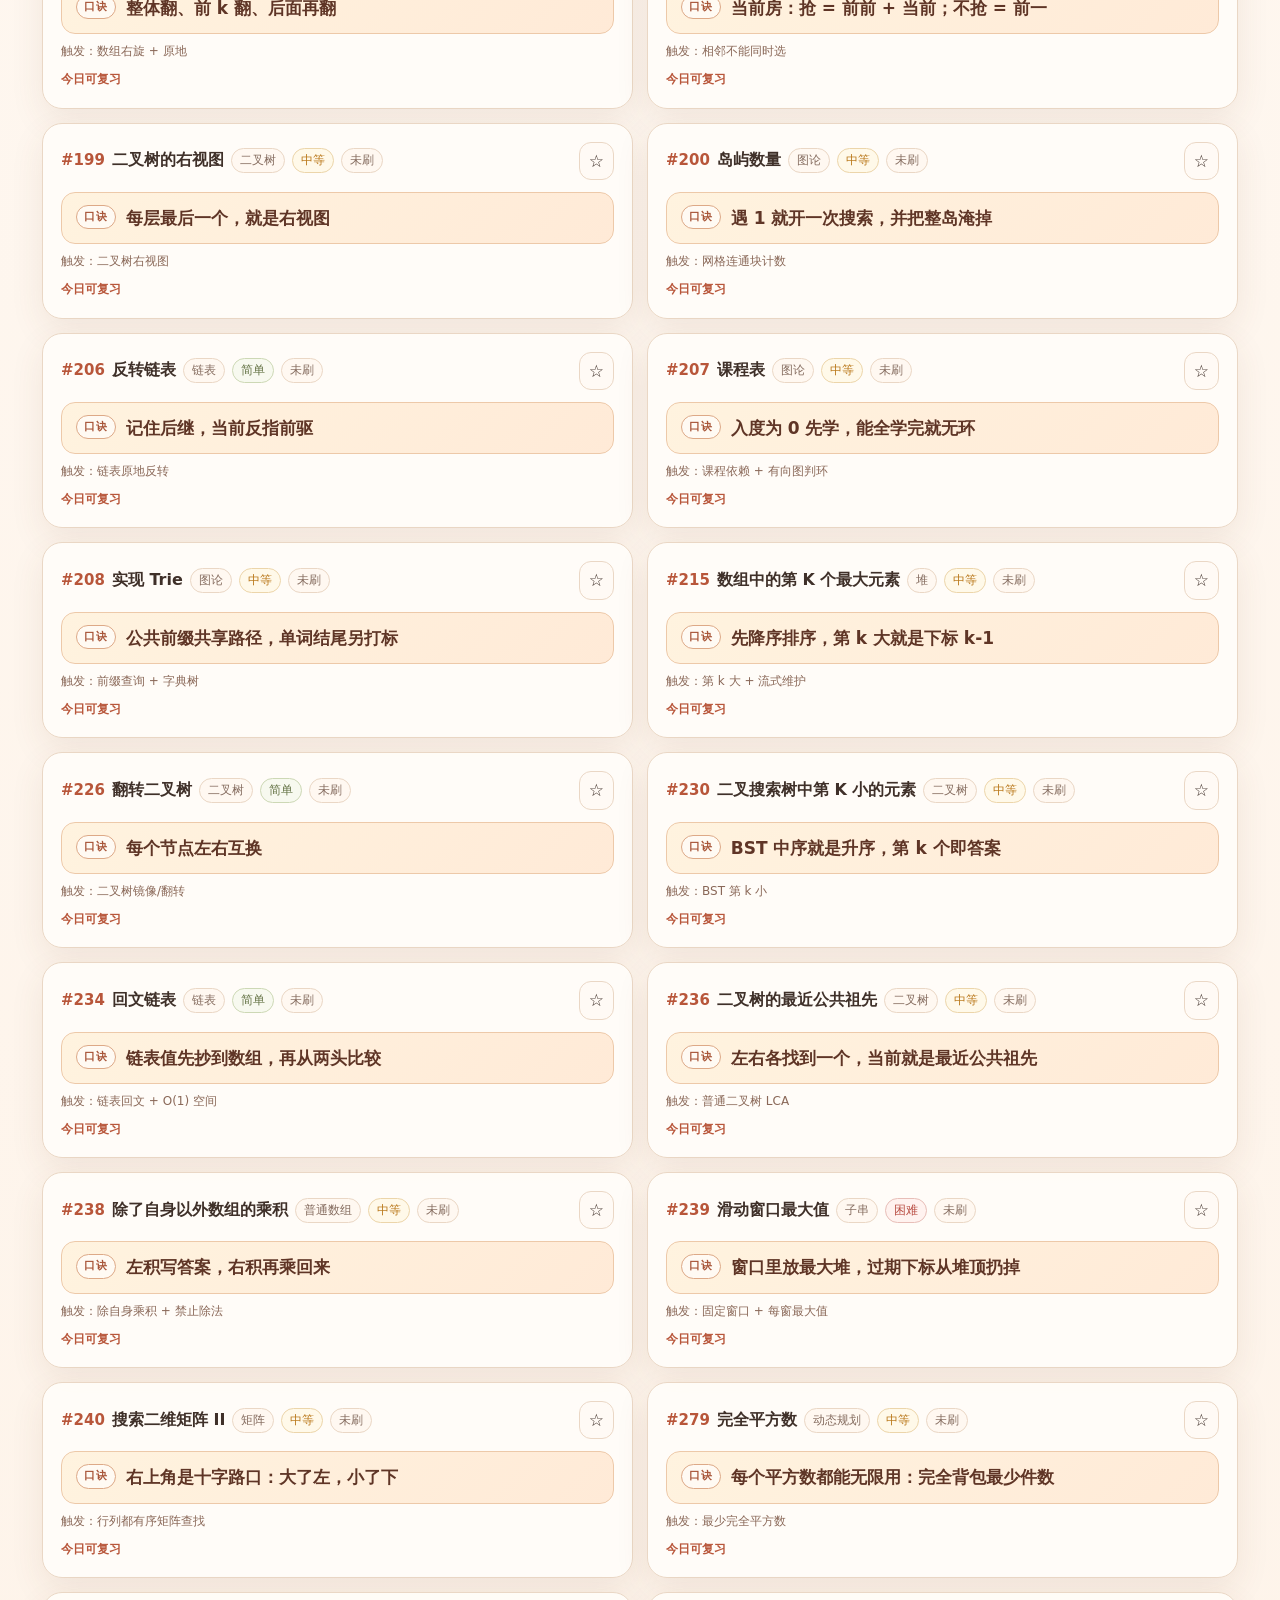
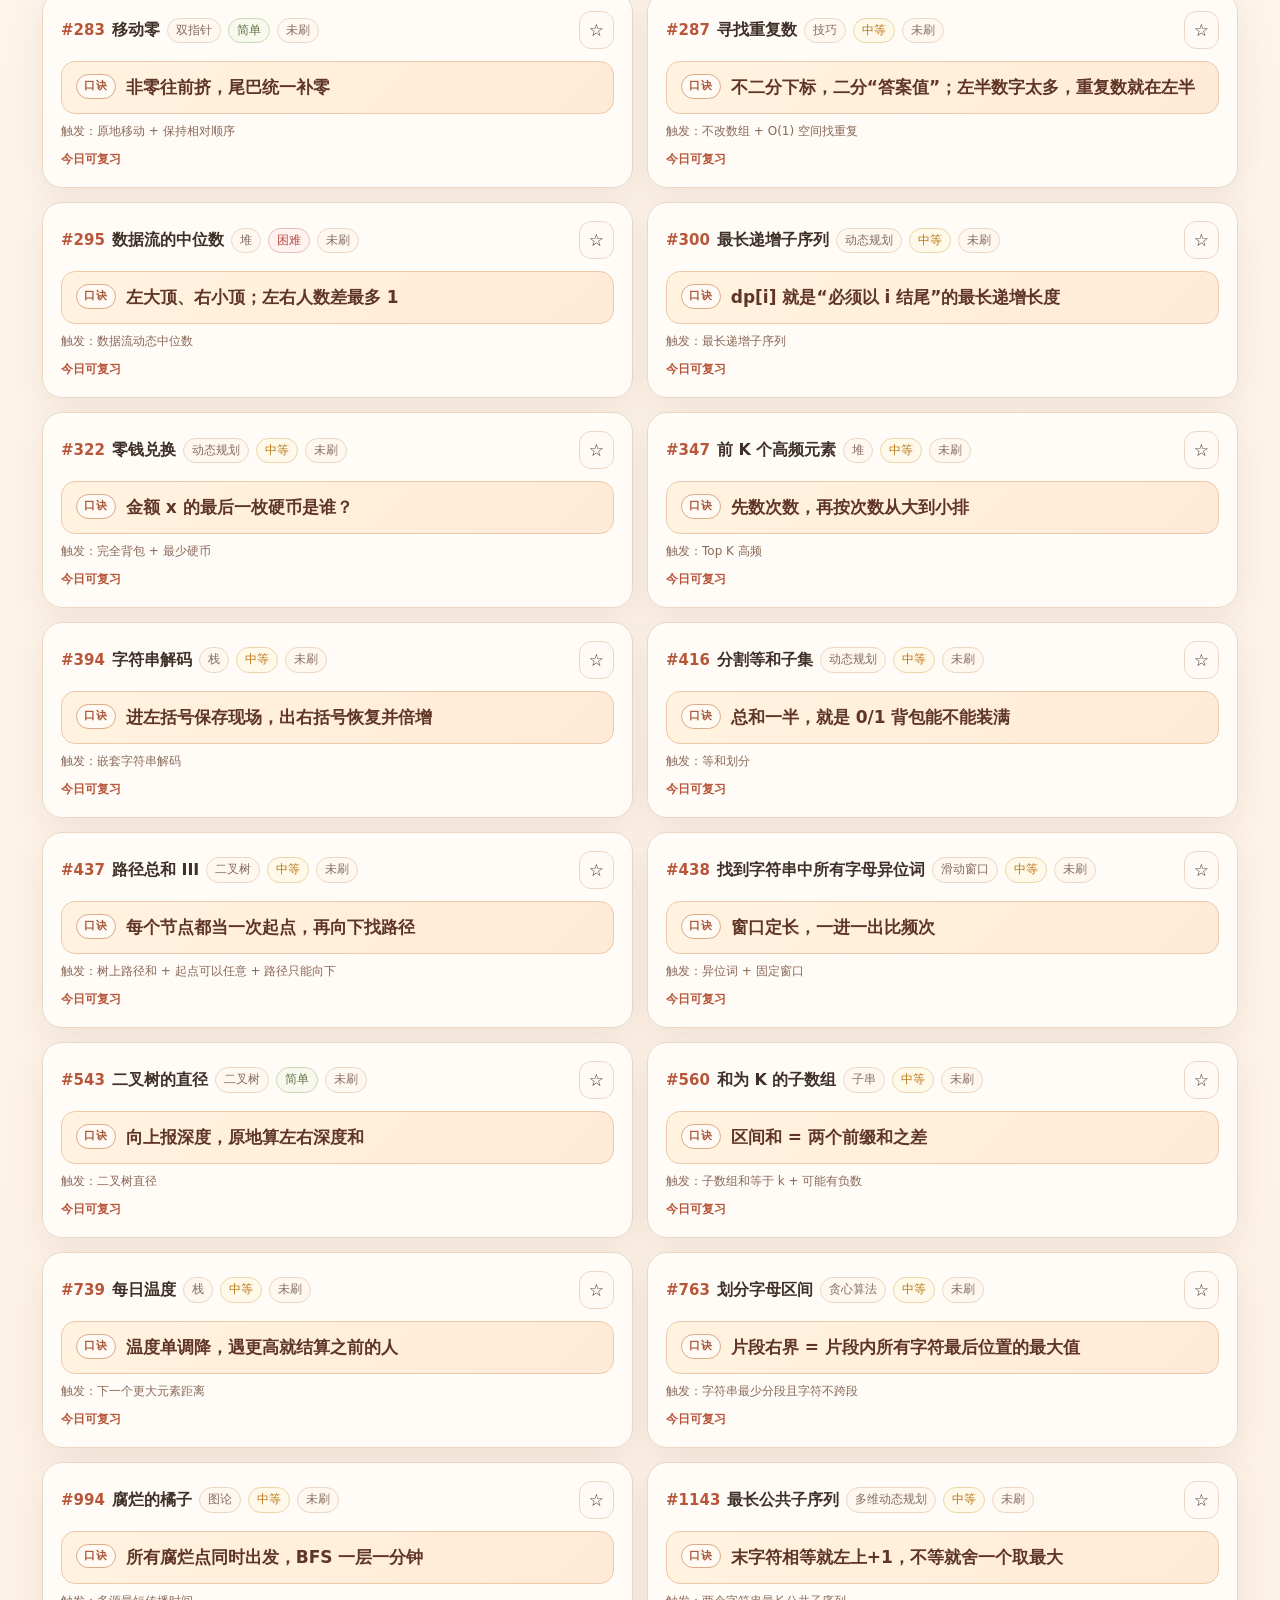
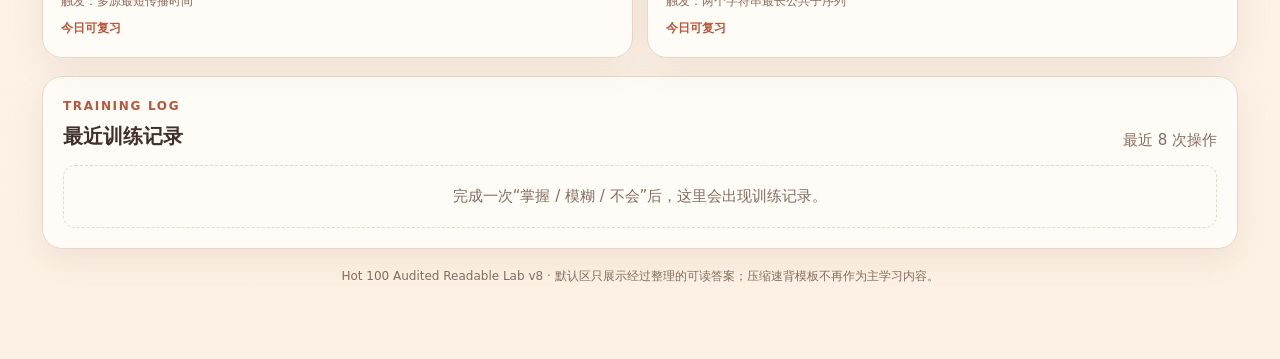
<file: hot100/index.html>
<!doctype html>
<html lang="zh-CN">
<head>
  <meta charset="utf-8">
  <meta name="viewport" content="width=device-width,initial-scale=1">
  <meta name="description" content="LeetCode Hot 100 Audited Readable Lab v8：全量代码可读性审计、默认方法一致性修复、复杂度约束校正与 Python/C++ 可读答案。">
  <title>Hot 100 Readable Memory Lab</title>
  <link rel="stylesheet" href="./styles.css">
  <link rel="stylesheet" href="./memory-v5.css">
  <link rel="stylesheet" href="./readable-v6.css">
  <link rel="stylesheet" href="./deep-v7.css">
  <link rel="stylesheet" href="./audit-v8.css">
  <script src="./data/memory-v5.js" defer></script>
  <script src="./app.js" defer></script>
  <script src="./memory-ui-v5.js" defer></script>
  <script src="./readable-v6.js" defer></script>
  <script src="./readable-methods-v6.js" defer></script>
  <script src="./readable-format-v6.js" defer></script>
  <script src="./deep-methods-v7.js" defer></script>
  <script src="./deep-dive-v7.js" defer></script>
  <script src="./audit-v8.js" defer></script>
</head>
<body>
  <div class="wrap">
    <header class="top">
      <div>
        <div class="eyebrow">Knowledge Lab · Audited Readable System v8</div>
        <h1>LeetCode Hot 100</h1>
        <div class="muted">100 题审计 · 默认方法一致 · 复杂度约束正确 · Python/C++ 可读代码</div>
      </div>
      <a class="back" href="../">← 返回个人主页</a>
    </header>

    <section class="hero">
      <div class="hero-grid">
        <div>
          <h2>先保证答案正确、可读，再谈背诵和优化</h2>
          <p class="muted">v8 对 100 题重新做可读性与方法一致性审计：默认代码不再显示压缩的一行写法；讲解、复杂度、口诀和代码统一到同一套方法。对题面明确要求复杂度/空间约束的题，默认答案必须满足要求。</p>
          <div class="stats stats-v4">
            <div class="stat"><b id="total">0</b>Hot100</div>
            <div class="stat"><b id="mastery">0%</b>掌握度</div>
            <div class="stat"><b id="first">0</b>首刷+</div>
            <div class="stat"><b id="second">0</b>二刷+</div>
            <div class="stat"><b id="third">0</b>三刷</div>
            <div class="stat"><b id="streakEl">0</b>连续天数</div>
          </div>
          <div class="progress"><span id="bar" style="width:0"></span></div>
          <p id="progressText" class="muted">正在载入题卡…</p>
          <div id="storageWarning" class="warning" hidden></div>
          <div id="loadError"></div>
        </div>

        <aside class="practice-panel">
          <div class="practice-title"><h3>背诵 / 刷题模式</h3><span class="tag">understand-first</span></div>
          <div class="mode-row">
            <button type="button" class="mode-btn active" data-mode="all">全部题卡</button>
            <button type="button" class="mode-btn" data-mode="today">今日复习 <strong id="todayN">0</strong></button>
            <button type="button" class="mode-btn" data-mode="starred">收藏 <strong id="starN">0</strong></button>
            <button type="button" class="mode-btn" data-mode="mistake">错题本 <strong id="mistakeN">0</strong></button>
            <button type="button" class="mode-btn" data-mode="weak">薄弱题 <strong id="weakN">0</strong></button>
            <button type="button" class="mode-btn" id="randomBtn">随机抽背</button>
            <button type="button" class="mode-btn" id="interviewBtn">20 分钟面试</button>
            <button type="button" class="mode-btn exam-mode-btn" id="examBtn">闭卷默写</button>
          </div>
          <div class="daily-progress">
            <div class="daily-title"><span>今日计划</span><b><span id="dailyDone">0</span> / <span id="dailyTotal">0</span></b></div>
            <div class="mini-progress"><span id="dailyBar" style="width:0"></span></div>
          </div>
          <p class="card-note">推荐顺序：先确认默认方法满足题目要求 → 看详细题解 → 手算小例子 → 读可读代码 → 最后再看进阶优化。</p>
          <div class="data-actions">
            <button type="button" class="ghost-btn" id="exportBtn">备份进度</button>
            <button type="button" class="ghost-btn" id="importBtn">恢复进度</button>
            <input id="importInput" type="file" accept="application/json,.json" hidden>
          </div>
        </aside>
      </div>
    </section>

    <section class="timer-panel" id="timerPanel" aria-live="polite">
      <div><div class="eyebrow">Interview Mode</div><strong>20 分钟模拟面试</strong></div>
      <div class="timer-clock" id="timerClock">20:00</div>
      <div class="timer-actions">
        <button type="button" class="timer-btn" id="timerToggle">暂停</button>
        <button type="button" class="timer-btn" id="timerReset">重置</button>
        <button type="button" class="timer-btn" id="timerExit">退出面试</button>
      </div>
    </section>

    <div class="toolbar">
      <label class="sr-only" for="q">搜索题目</label>
      <input id="q" autocomplete="off" placeholder="搜索题号 / 题名 / 核心模式">
      <label class="sr-only" for="topic">专题</label>
      <select id="topic"><option value="">全部专题</option></select>
      <label class="sr-only" for="diff">难度</label>
      <select id="diff"><option value="">全部难度</option><option>简单</option><option>中等</option><option>困难</option></select>
      <label class="sr-only" for="rf">复习状态</label>
      <select id="rf"><option value="">全部进度</option><option value="0">未刷</option><option value="1">首刷</option><option value="2">二刷</option><option value="3">三刷</option></select>
    </div>

    <div class="result-summary">
      <strong id="resultCount">当前 0 题</strong>
      <span class="muted">中等/困难展开：<span class="kbd">朴素思路</span> → <span class="kbd">为什么优化</span> → <span class="kbd">变量表</span> → <span class="kbd">手算</span> → <span class="kbd">代码</span></span>
    </div>

    <main id="grid" class="grid"></main>

    <section class="history-panel" aria-labelledby="historyTitle">
      <div class="history-head">
        <div><div class="eyebrow">Training Log</div><h2 id="historyTitle">最近训练记录</h2></div>
        <span class="muted">最近 8 次操作</span>
      </div>
      <div id="historyList" class="history-list"></div>
    </section>

    <div class="footer-note">Hot 100 Audited Readable Lab v8 · 默认区只展示经过整理的可读答案；压缩速背模板不再作为主学习内容。</div>
  </div>
</body>
</html>
</file>
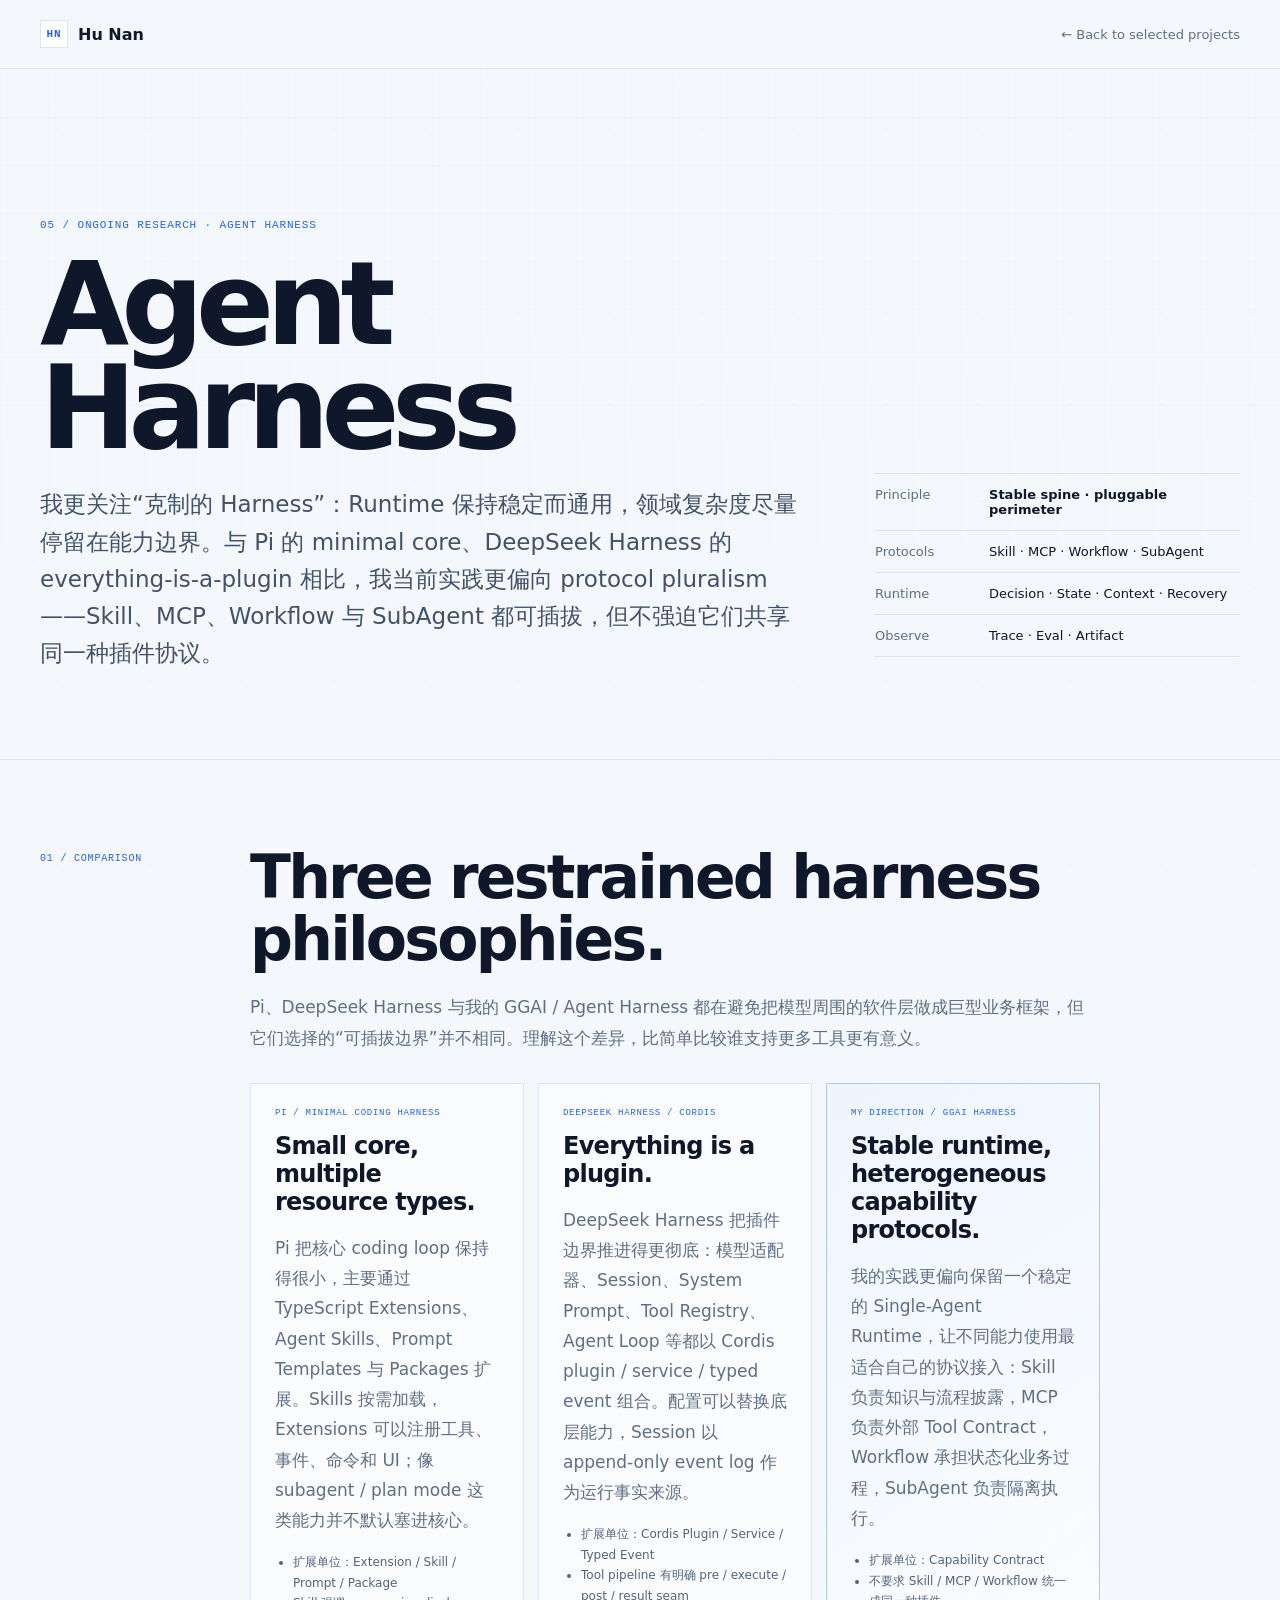
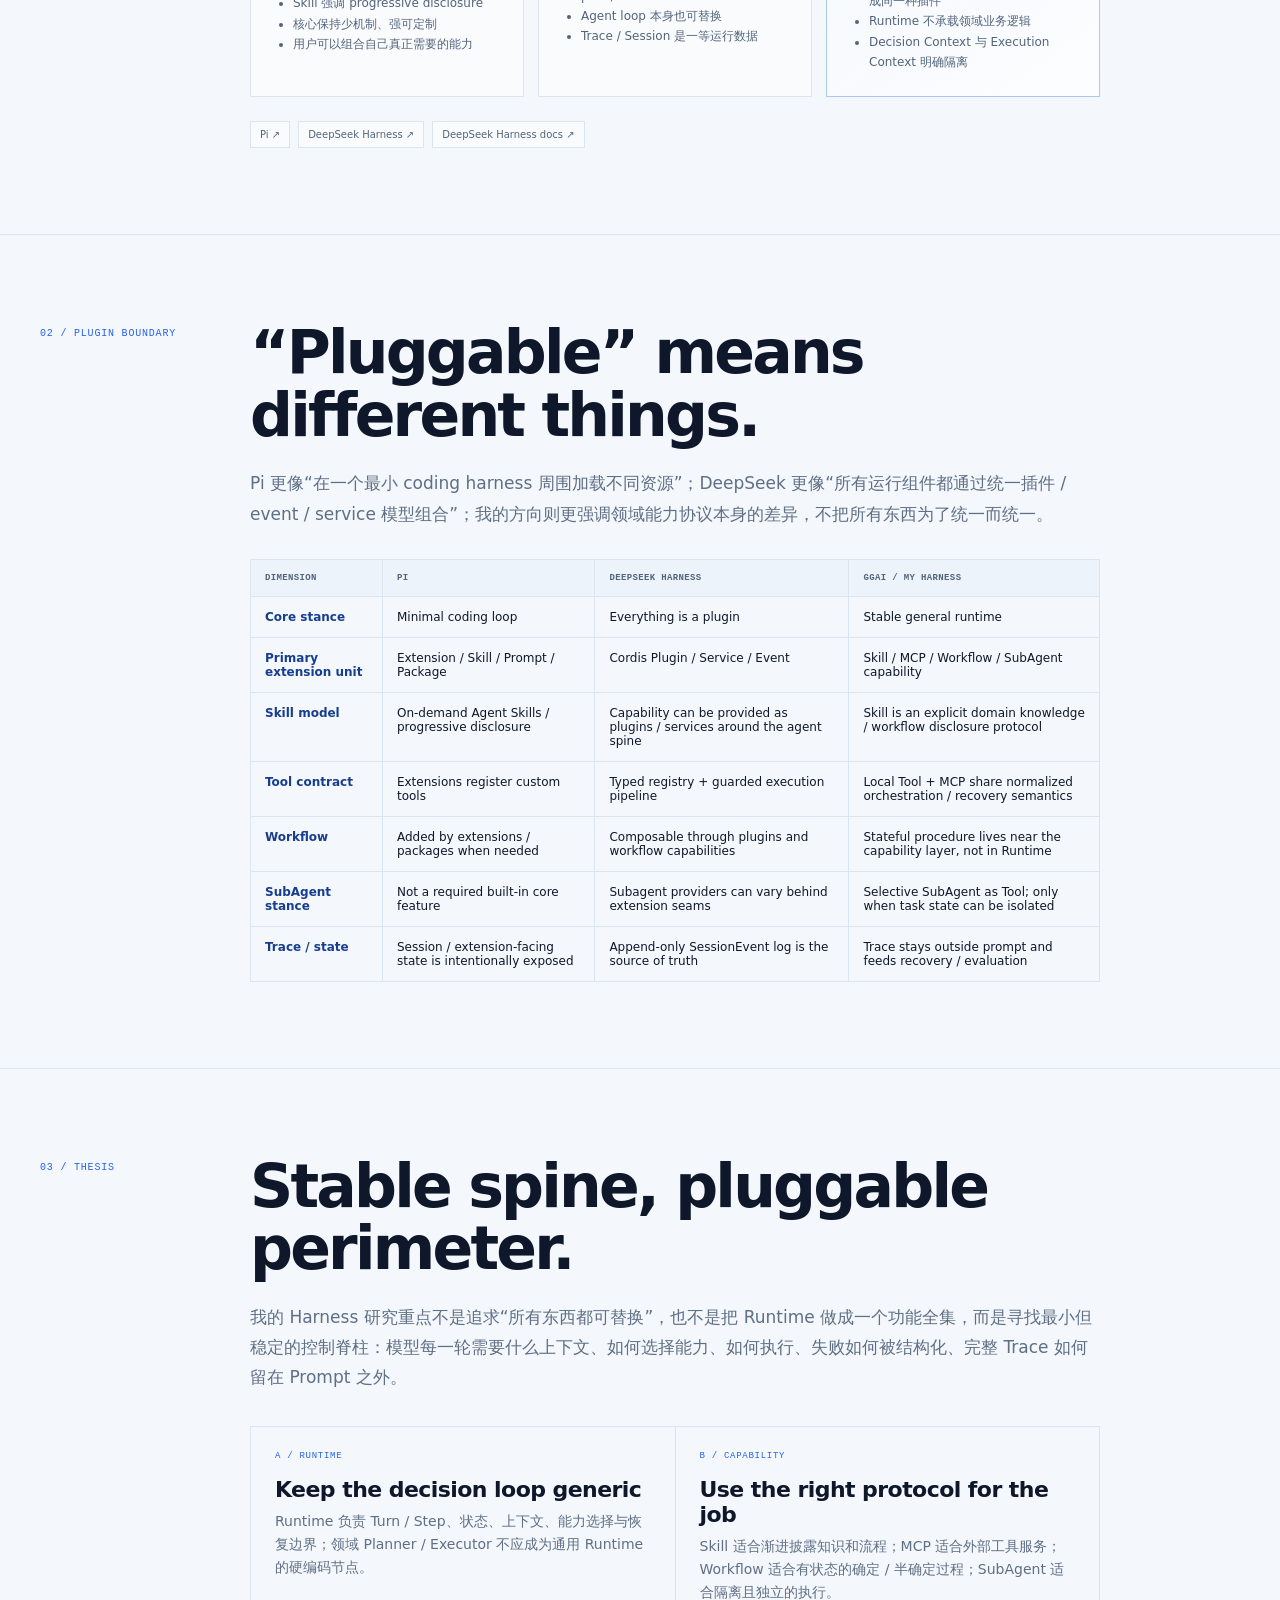
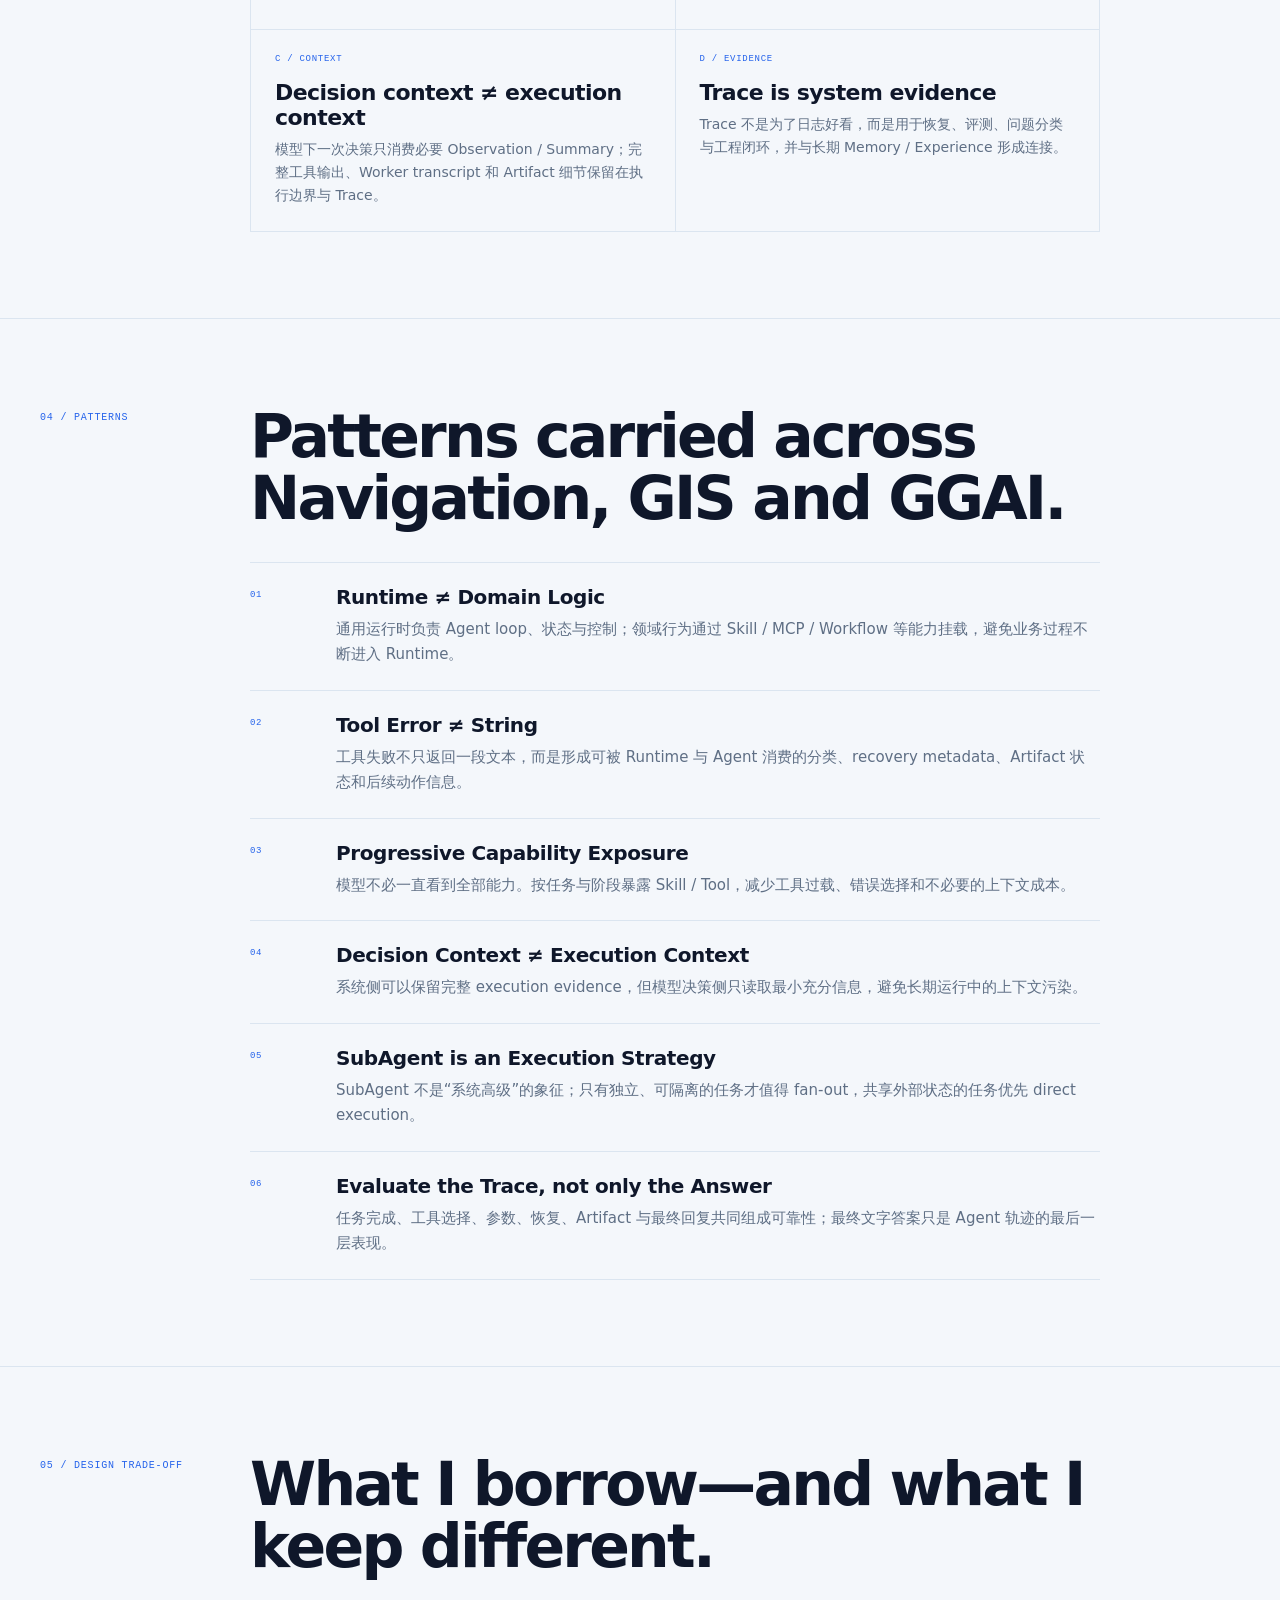
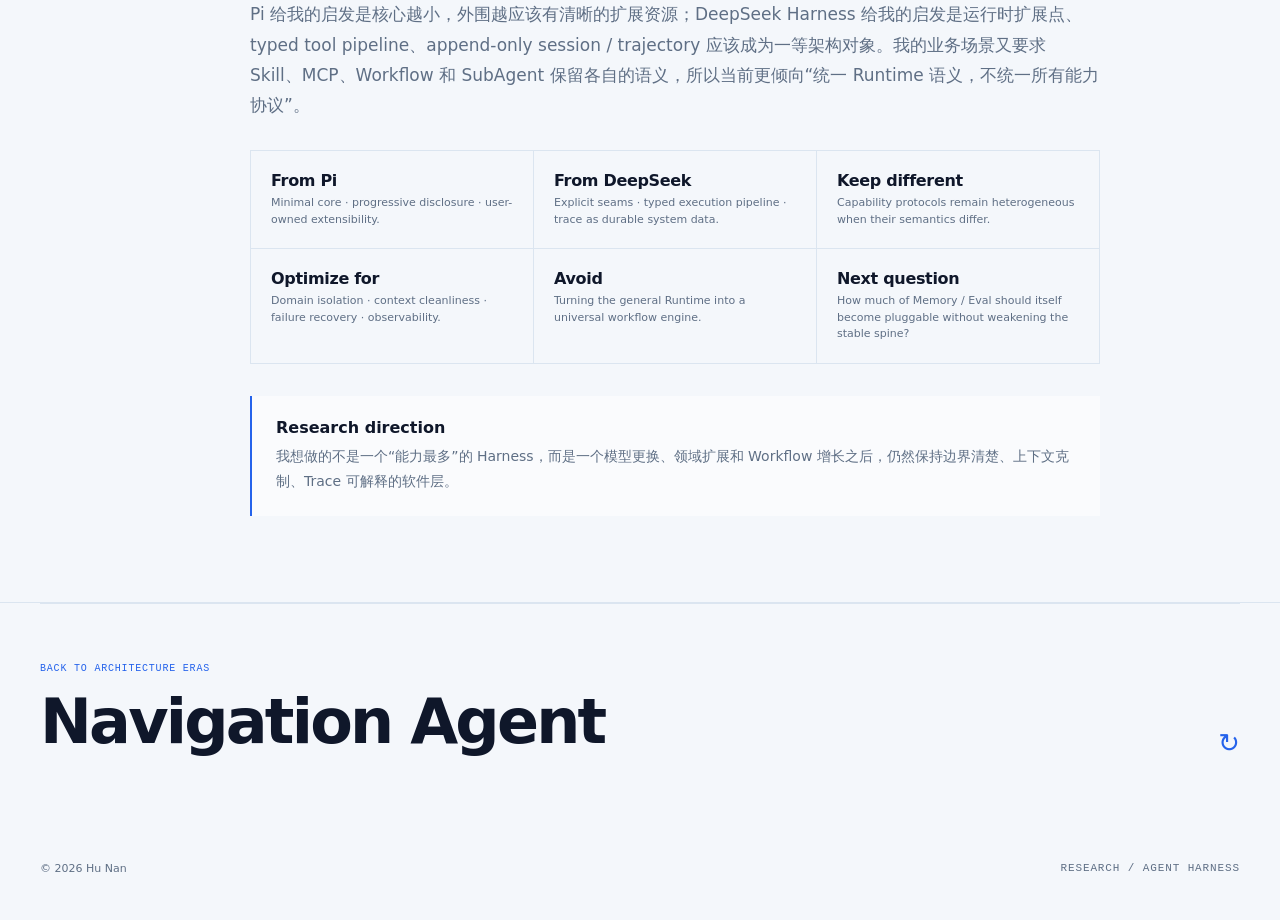
<file: projects/agent-harness/index.html>
<!DOCTYPE html>
<html lang="zh-CN">
<head>
  <meta charset="UTF-8">
  <meta name="viewport" content="width=device-width, initial-scale=1.0">
  <meta name="description" content="Hu Nan — research on restrained Agent Harness design, capability protocols, context isolation, tool orchestration and trace evaluation.">
  <title>Agent Harness — Hu Nan</title>
  <link rel="icon" href="../../assets/favicon.svg" type="image/svg+xml">
  <link rel="stylesheet" href="../../assets/site-v2.css">
  <link rel="stylesheet" href="../../assets/project-page.css">
  <link rel="stylesheet" href="../../assets/project-detail-v2.css">
</head>
<body class="project-page-body">
  <header class="topbar project-topbar">
    <div class="container topbar-inner">
      <a class="brand" href="../../"><span class="brand-mark mono">HN</span><span>Hu Nan</span></a>
      <a class="project-back" href="../../#projects">← Back to selected projects</a>
    </div>
  </header>

  <main>
    <section class="project-hero">
      <div class="container project-hero-grid">
        <div>
          <div class="project-kicker mono">05 / Ongoing Research · Agent Harness</div>
          <h1>Agent<br>Harness</h1>
          <p class="project-summary">我更关注“克制的 Harness”：Runtime 保持稳定而通用，领域复杂度尽量停留在能力边界。与 Pi 的 minimal core、DeepSeek Harness 的 everything-is-a-plugin 相比，我当前实践更偏向 protocol pluralism——Skill、MCP、Workflow 与 SubAgent 都可插拔，但不强迫它们共享同一种插件协议。</p>
        </div>
        <dl class="project-facts">
          <div class="project-fact"><dt>Principle</dt><dd><strong>Stable spine · pluggable perimeter</strong></dd></div>
          <div class="project-fact"><dt>Protocols</dt><dd>Skill · MCP · Workflow · SubAgent</dd></div>
          <div class="project-fact"><dt>Runtime</dt><dd>Decision · State · Context · Recovery</dd></div>
          <div class="project-fact"><dt>Observe</dt><dd>Trace · Eval · Artifact</dd></div>
        </dl>
      </div>
    </section>

    <section class="case-section">
      <div class="container case-grid">
        <div class="case-label mono">01 / Comparison</div>
        <div class="case-content">
          <h2>Three restrained harness philosophies.</h2>
          <p>Pi、DeepSeek Harness 与我的 GGAI / Agent Harness 都在避免把模型周围的软件层做成巨型业务框架，但它们选择的“可插拔边界”并不相同。理解这个差异，比简单比较谁支持更多工具更有意义。</p>
          <div class="harness-compare">
            <article class="harness-card">
              <div class="mono">Pi / Minimal coding harness</div>
              <h3>Small core, multiple resource types.</h3>
              <p>Pi 把核心 coding loop 保持得很小，主要通过 TypeScript Extensions、Agent Skills、Prompt Templates 与 Packages 扩展。Skills 按需加载，Extensions 可以注册工具、事件、命令和 UI；像 subagent / plan mode 这类能力并不默认塞进核心。</p>
              <ul><li>扩展单位：Extension / Skill / Prompt / Package</li><li>Skill 强调 progressive disclosure</li><li>核心保持少机制、强可定制</li><li>用户可以组合自己真正需要的能力</li></ul>
            </article>
            <article class="harness-card">
              <div class="mono">DeepSeek Harness / Cordis</div>
              <h3>Everything is a plugin.</h3>
              <p>DeepSeek Harness 把插件边界推进得更彻底：模型适配器、Session、System Prompt、Tool Registry、Agent Loop 等都以 Cordis plugin / service / typed event 组合。配置可以替换底层能力，Session 以 append-only event log 作为运行事实来源。</p>
              <ul><li>扩展单位：Cordis Plugin / Service / Typed Event</li><li>Tool pipeline 有明确 pre / execute / post / result seam</li><li>Agent loop 本身也可替换</li><li>Trace / Session 是一等运行数据</li></ul>
            </article>
            <article class="harness-card mine">
              <div class="mono">My direction / GGAI Harness</div>
              <h3>Stable runtime, heterogeneous capability protocols.</h3>
              <p>我的实践更偏向保留一个稳定的 Single-Agent Runtime，让不同能力使用最适合自己的协议接入：Skill 负责知识与流程披露，MCP 负责外部 Tool Contract，Workflow 承担状态化业务过程，SubAgent 负责隔离执行。</p>
              <ul><li>扩展单位：Capability Contract</li><li>不要求 Skill / MCP / Workflow 统一成同一种插件</li><li>Runtime 不承载领域业务逻辑</li><li>Decision Context 与 Execution Context 明确隔离</li></ul>
            </article>
          </div>
          <div class="reference-links"><a href="https://github.com/badlogic/pi-mono" target="_blank" rel="noreferrer">Pi ↗</a><a href="https://github.com/deepseek-ai/deepseek-harness" target="_blank" rel="noreferrer">DeepSeek Harness ↗</a><a href="https://deepseek.com/harness/" target="_blank" rel="noreferrer">DeepSeek Harness docs ↗</a></div>
        </div>
      </div>
    </section>

    <section class="case-section">
      <div class="container case-grid">
        <div class="case-label mono">02 / Plugin Boundary</div>
        <div class="case-content">
          <h2>“Pluggable” means different things.</h2>
          <p>Pi 更像“在一个最小 coding harness 周围加载不同资源”；DeepSeek 更像“所有运行组件都通过统一插件 / event / service 模型组合”；我的方向则更强调领域能力协议本身的差异，不把所有东西为了统一而统一。</p>
          <table class="harness-table">
            <thead><tr><th>Dimension</th><th>Pi</th><th>DeepSeek Harness</th><th>GGAI / My Harness</th></tr></thead>
            <tbody>
              <tr><td>Core stance</td><td>Minimal coding loop</td><td>Everything is a plugin</td><td>Stable general runtime</td></tr>
              <tr><td>Primary extension unit</td><td>Extension / Skill / Prompt / Package</td><td>Cordis Plugin / Service / Event</td><td>Skill / MCP / Workflow / SubAgent capability</td></tr>
              <tr><td>Skill model</td><td>On-demand Agent Skills / progressive disclosure</td><td>Capability can be provided as plugins / services around the agent spine</td><td>Skill is an explicit domain knowledge / workflow disclosure protocol</td></tr>
              <tr><td>Tool contract</td><td>Extensions register custom tools</td><td>Typed registry + guarded execution pipeline</td><td>Local Tool + MCP share normalized orchestration / recovery semantics</td></tr>
              <tr><td>Workflow</td><td>Added by extensions / packages when needed</td><td>Composable through plugins and workflow capabilities</td><td>Stateful procedure lives near the capability layer, not in Runtime</td></tr>
              <tr><td>SubAgent stance</td><td>Not a required built-in core feature</td><td>Subagent providers can vary behind extension seams</td><td>Selective SubAgent as Tool; only when task state can be isolated</td></tr>
              <tr><td>Trace / state</td><td>Session / extension-facing state is intentionally exposed</td><td>Append-only SessionEvent log is the source of truth</td><td>Trace stays outside prompt and feeds recovery / evaluation</td></tr>
            </tbody>
          </table>
        </div>
      </div>
    </section>

    <section class="case-section">
      <div class="container case-grid">
        <div class="case-label mono">03 / Thesis</div>
        <div class="case-content">
          <h2>Stable spine, pluggable perimeter.</h2>
          <p>我的 Harness 研究重点不是追求“所有东西都可替换”，也不是把 Runtime 做成一个功能全集，而是寻找最小但稳定的控制脊柱：模型每一轮需要什么上下文、如何选择能力、如何执行、失败如何被结构化、完整 Trace 如何留在 Prompt 之外。</p>
          <div class="case-outline">
            <article><div class="mono">A / Runtime</div><h3>Keep the decision loop generic</h3><p>Runtime 负责 Turn / Step、状态、上下文、能力选择与恢复边界；领域 Planner / Executor 不应成为通用 Runtime 的硬编码节点。</p></article>
            <article><div class="mono">B / Capability</div><h3>Use the right protocol for the job</h3><p>Skill 适合渐进披露知识和流程；MCP 适合外部工具服务；Workflow 适合有状态的确定 / 半确定过程；SubAgent 适合隔离且独立的执行。</p></article>
            <article><div class="mono">C / Context</div><h3>Decision context ≠ execution context</h3><p>模型下一次决策只消费必要 Observation / Summary；完整工具输出、Worker transcript 和 Artifact 细节保留在执行边界与 Trace。</p></article>
            <article><div class="mono">D / Evidence</div><h3>Trace is system evidence</h3><p>Trace 不是为了日志好看，而是用于恢复、评测、问题分类与工程闭环，并与长期 Memory / Experience 形成连接。</p></article>
          </div>
        </div>
      </div>
    </section>

    <section class="case-section">
      <div class="container case-grid">
        <div class="case-label mono">04 / Patterns</div>
        <div class="case-content">
          <h2>Patterns carried across Navigation, GIS and GGAI.</h2>
          <ul class="contribution-list">
            <li><span class="mono">01</span><div><h3>Runtime ≠ Domain Logic</h3><p>通用运行时负责 Agent loop、状态与控制；领域行为通过 Skill / MCP / Workflow 等能力挂载，避免业务过程不断进入 Runtime。</p></div></li>
            <li><span class="mono">02</span><div><h3>Tool Error ≠ String</h3><p>工具失败不只返回一段文本，而是形成可被 Runtime 与 Agent 消费的分类、recovery metadata、Artifact 状态和后续动作信息。</p></div></li>
            <li><span class="mono">03</span><div><h3>Progressive Capability Exposure</h3><p>模型不必一直看到全部能力。按任务与阶段暴露 Skill / Tool，减少工具过载、错误选择和不必要的上下文成本。</p></div></li>
            <li><span class="mono">04</span><div><h3>Decision Context ≠ Execution Context</h3><p>系统侧可以保留完整 execution evidence，但模型决策侧只读取最小充分信息，避免长期运行中的上下文污染。</p></div></li>
            <li><span class="mono">05</span><div><h3>SubAgent is an Execution Strategy</h3><p>SubAgent 不是“系统高级”的象征；只有独立、可隔离的任务才值得 fan-out，共享外部状态的任务优先 direct execution。</p></div></li>
            <li><span class="mono">06</span><div><h3>Evaluate the Trace, not only the Answer</h3><p>任务完成、工具选择、参数、恢复、Artifact 与最终回复共同组成可靠性；最终文字答案只是 Agent 轨迹的最后一层表现。</p></div></li>
          </ul>
        </div>
      </div>
    </section>

    <section class="case-section">
      <div class="container case-grid">
        <div class="case-label mono">05 / Design Trade-off</div>
        <div class="case-content">
          <h2>What I borrow—and what I keep different.</h2>
          <p>Pi 给我的启发是核心越小，外围越应该有清晰的扩展资源；DeepSeek Harness 给我的启发是运行时扩展点、typed tool pipeline、append-only session / trajectory 应该成为一等架构对象。我的业务场景又要求 Skill、MCP、Workflow 和 SubAgent 保留各自的语义，所以当前更倾向“统一 Runtime 语义，不统一所有能力协议”。</p>
          <div class="metric-grid">
            <div><strong>From Pi</strong><span>Minimal core · progressive disclosure · user-owned extensibility.</span></div>
            <div><strong>From DeepSeek</strong><span>Explicit seams · typed execution pipeline · trace as durable system data.</span></div>
            <div><strong>Keep different</strong><span>Capability protocols remain heterogeneous when their semantics differ.</span></div>
            <div><strong>Optimize for</strong><span>Domain isolation · context cleanliness · failure recovery · observability.</span></div>
            <div><strong>Avoid</strong><span>Turning the general Runtime into a universal workflow engine.</span></div>
            <div><strong>Next question</strong><span>How much of Memory / Eval should itself become pluggable without weakening the stable spine?</span></div>
          </div>
          <div class="case-callout"><strong>Research direction</strong><p>我想做的不是一个“能力最多”的 Harness，而是一个模型更换、领域扩展和 Workflow 增长之后，仍然保持边界清楚、上下文克制、Trace 可解释的软件层。</p></div>
        </div>
      </div>
    </section>
  </main>

  <div class="container"><a class="project-next" href="../navigation-agent/"><span><span class="mono">Back to architecture eras</span><strong>Navigation Agent</strong></span><span>↻</span></a></div>
  <footer class="footer"><div class="container footer-inner"><span>© 2026 Hu Nan</span><span class="mono">Research / Agent Harness</span></div></footer>
</body>
</html>
</file>
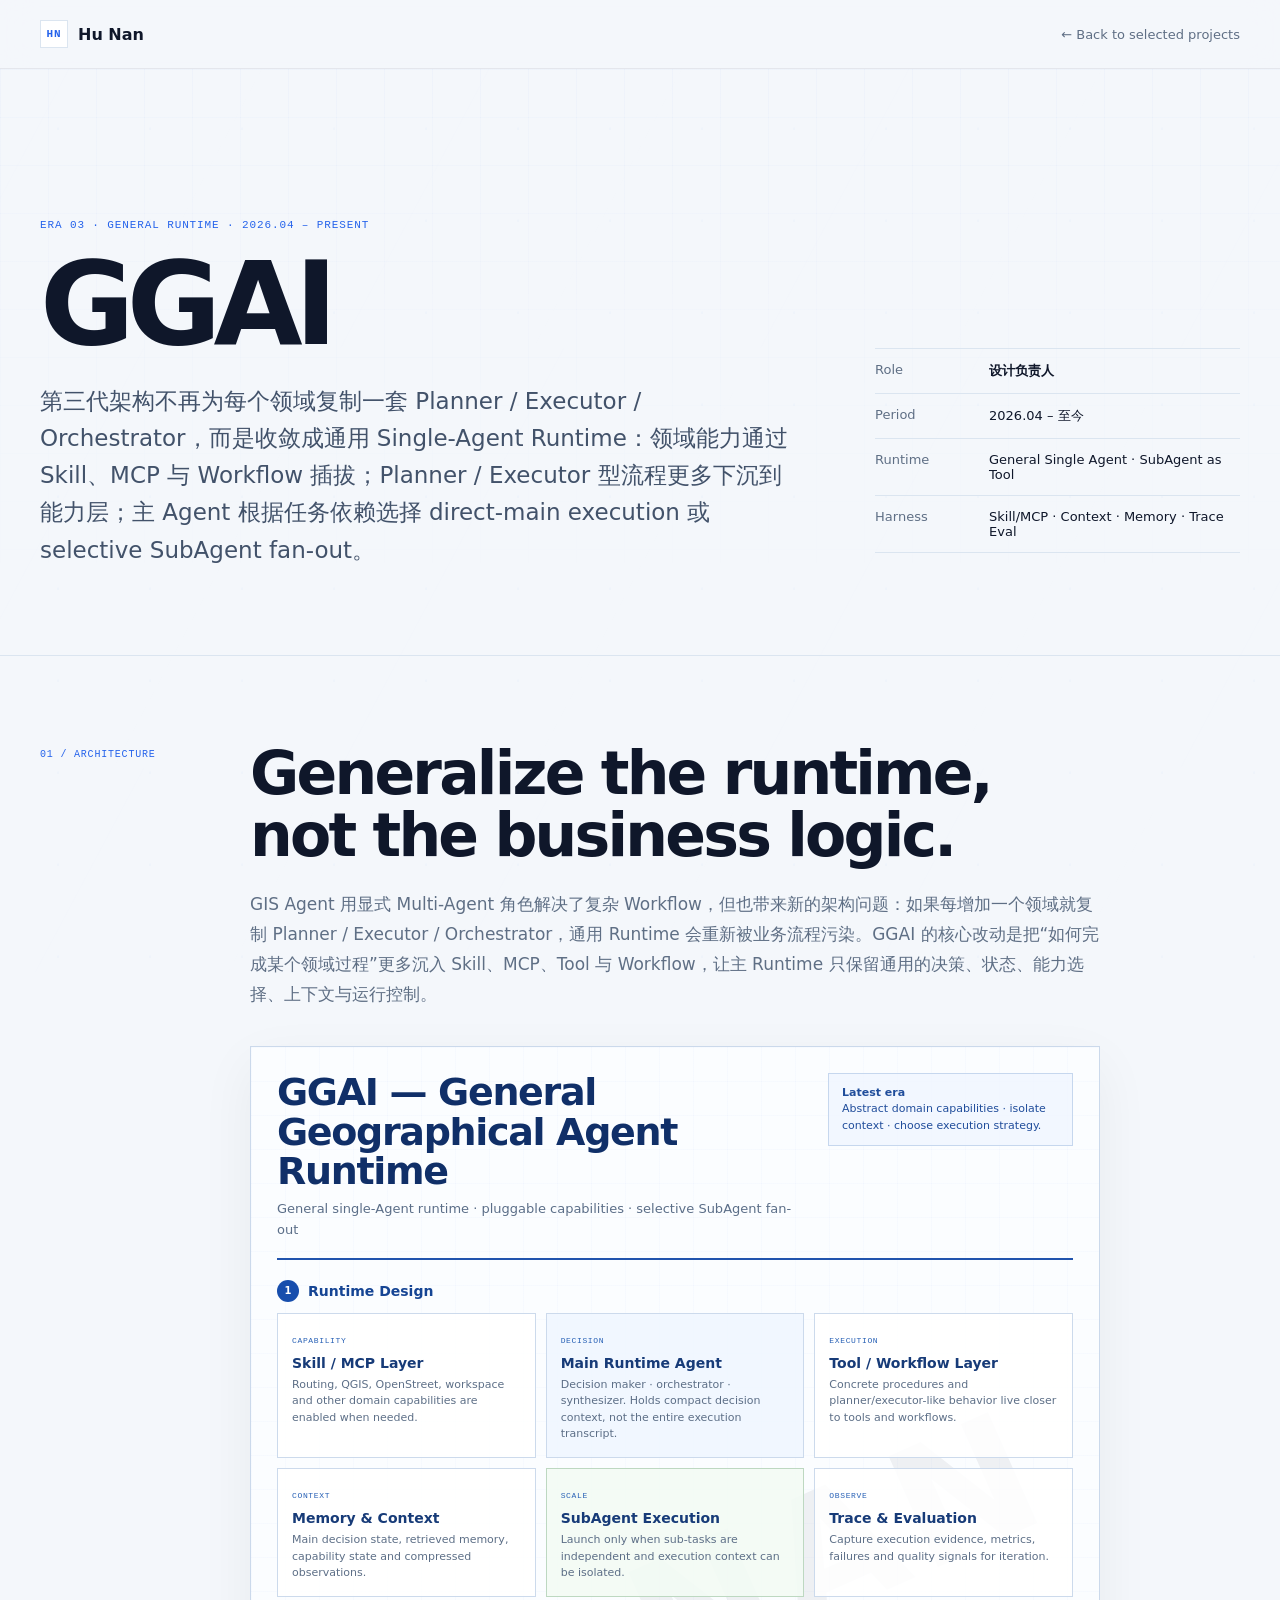
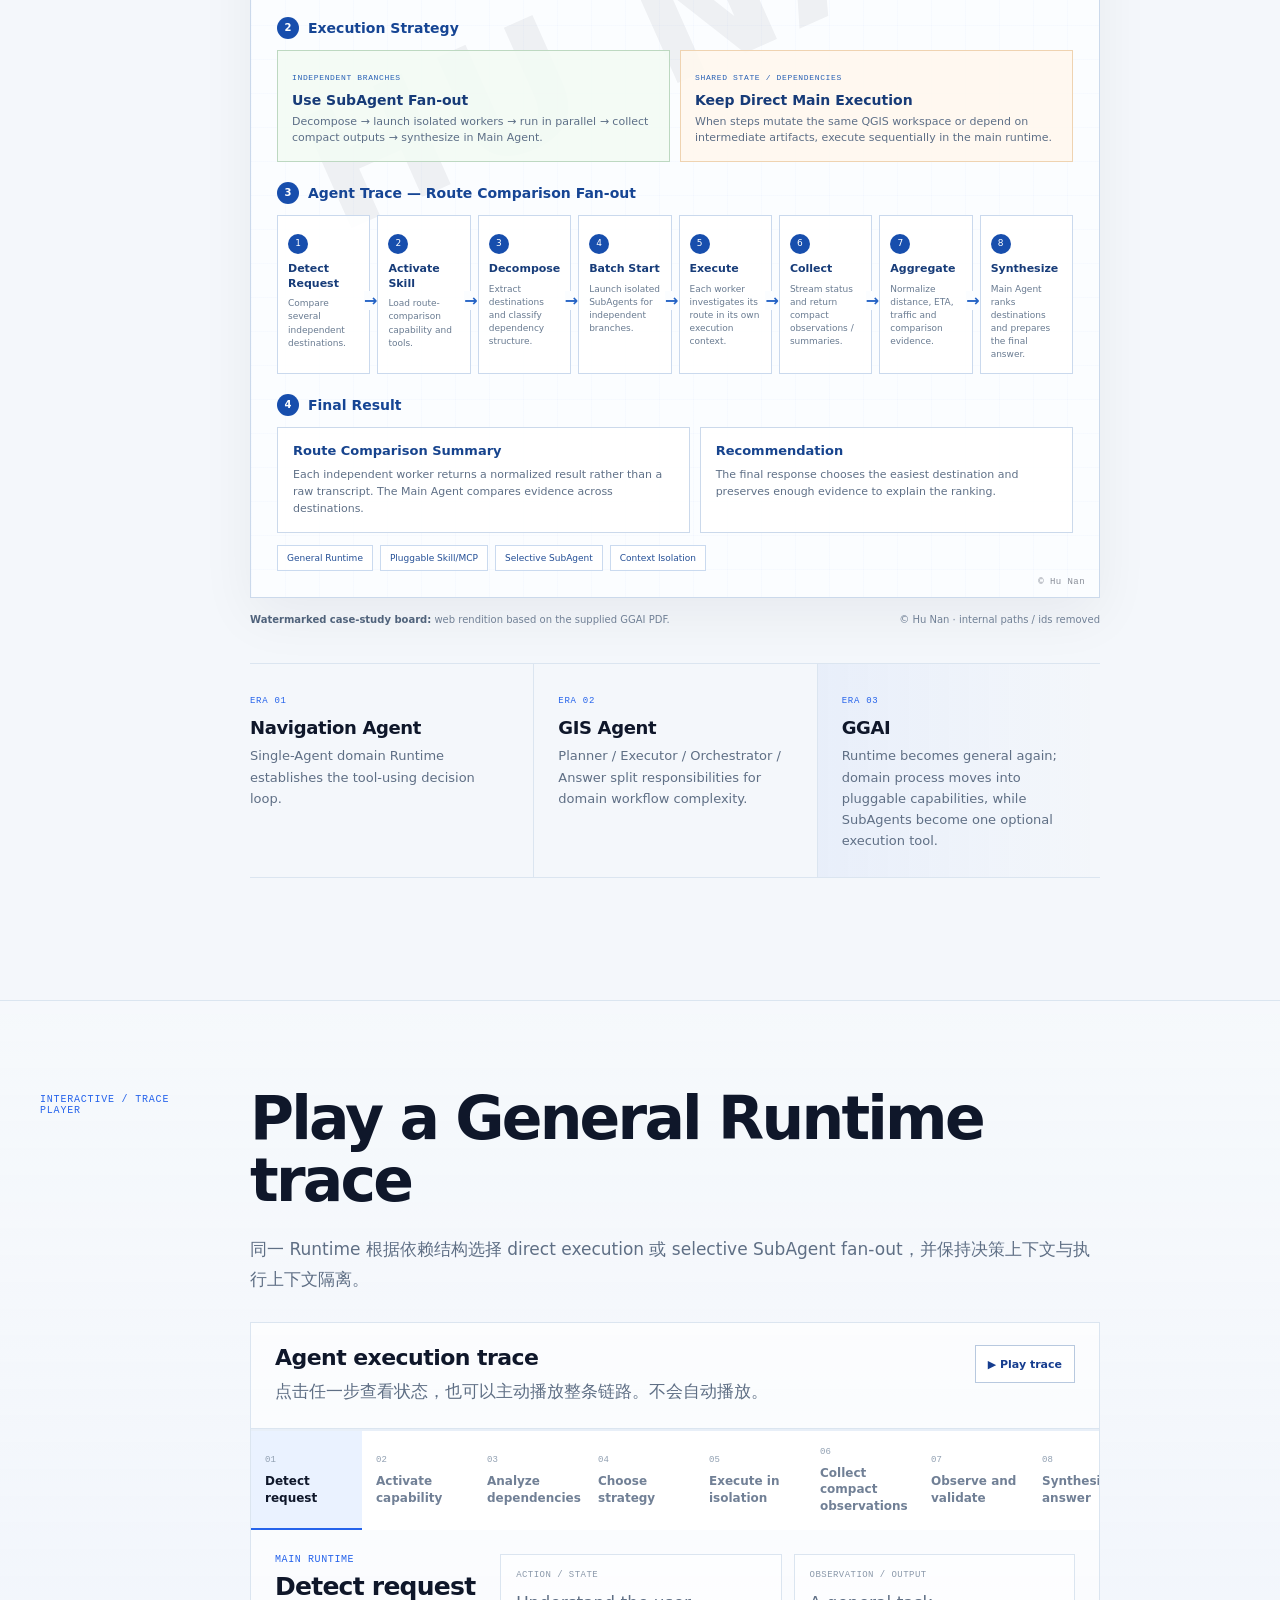
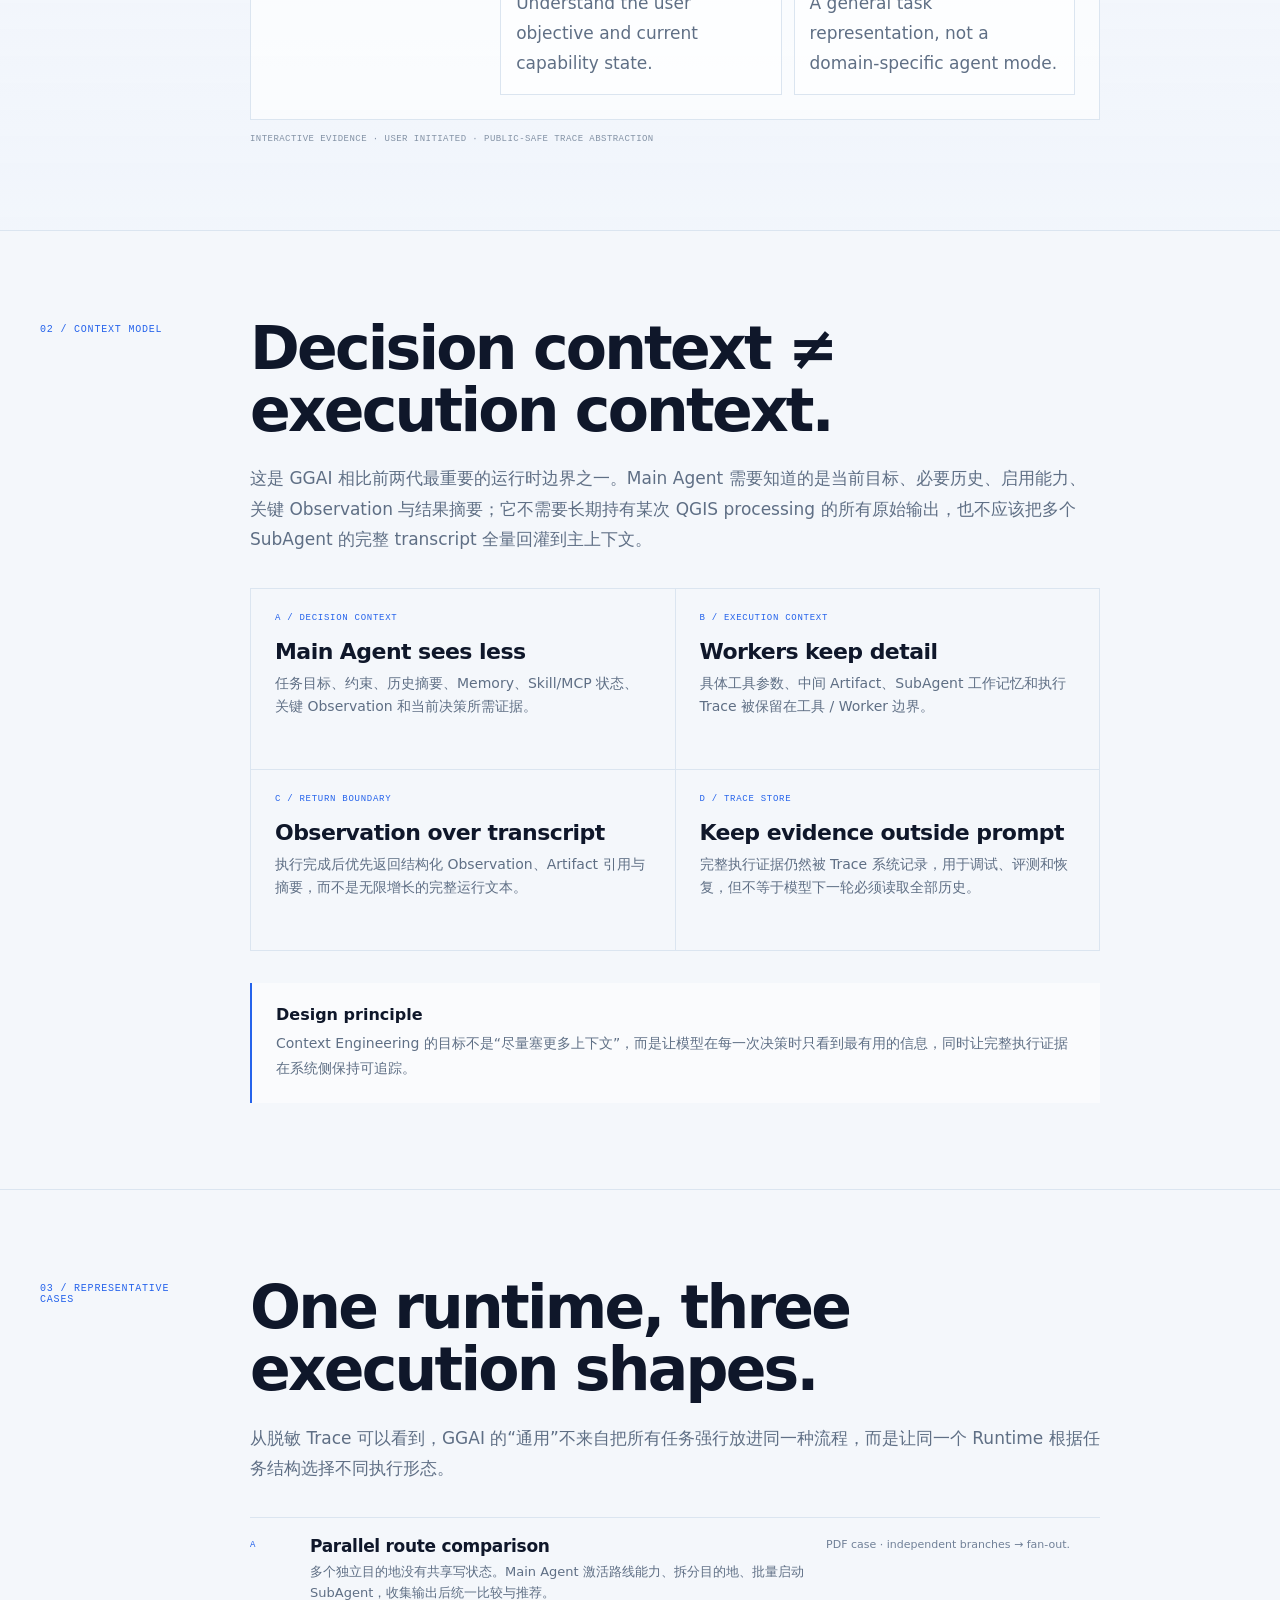
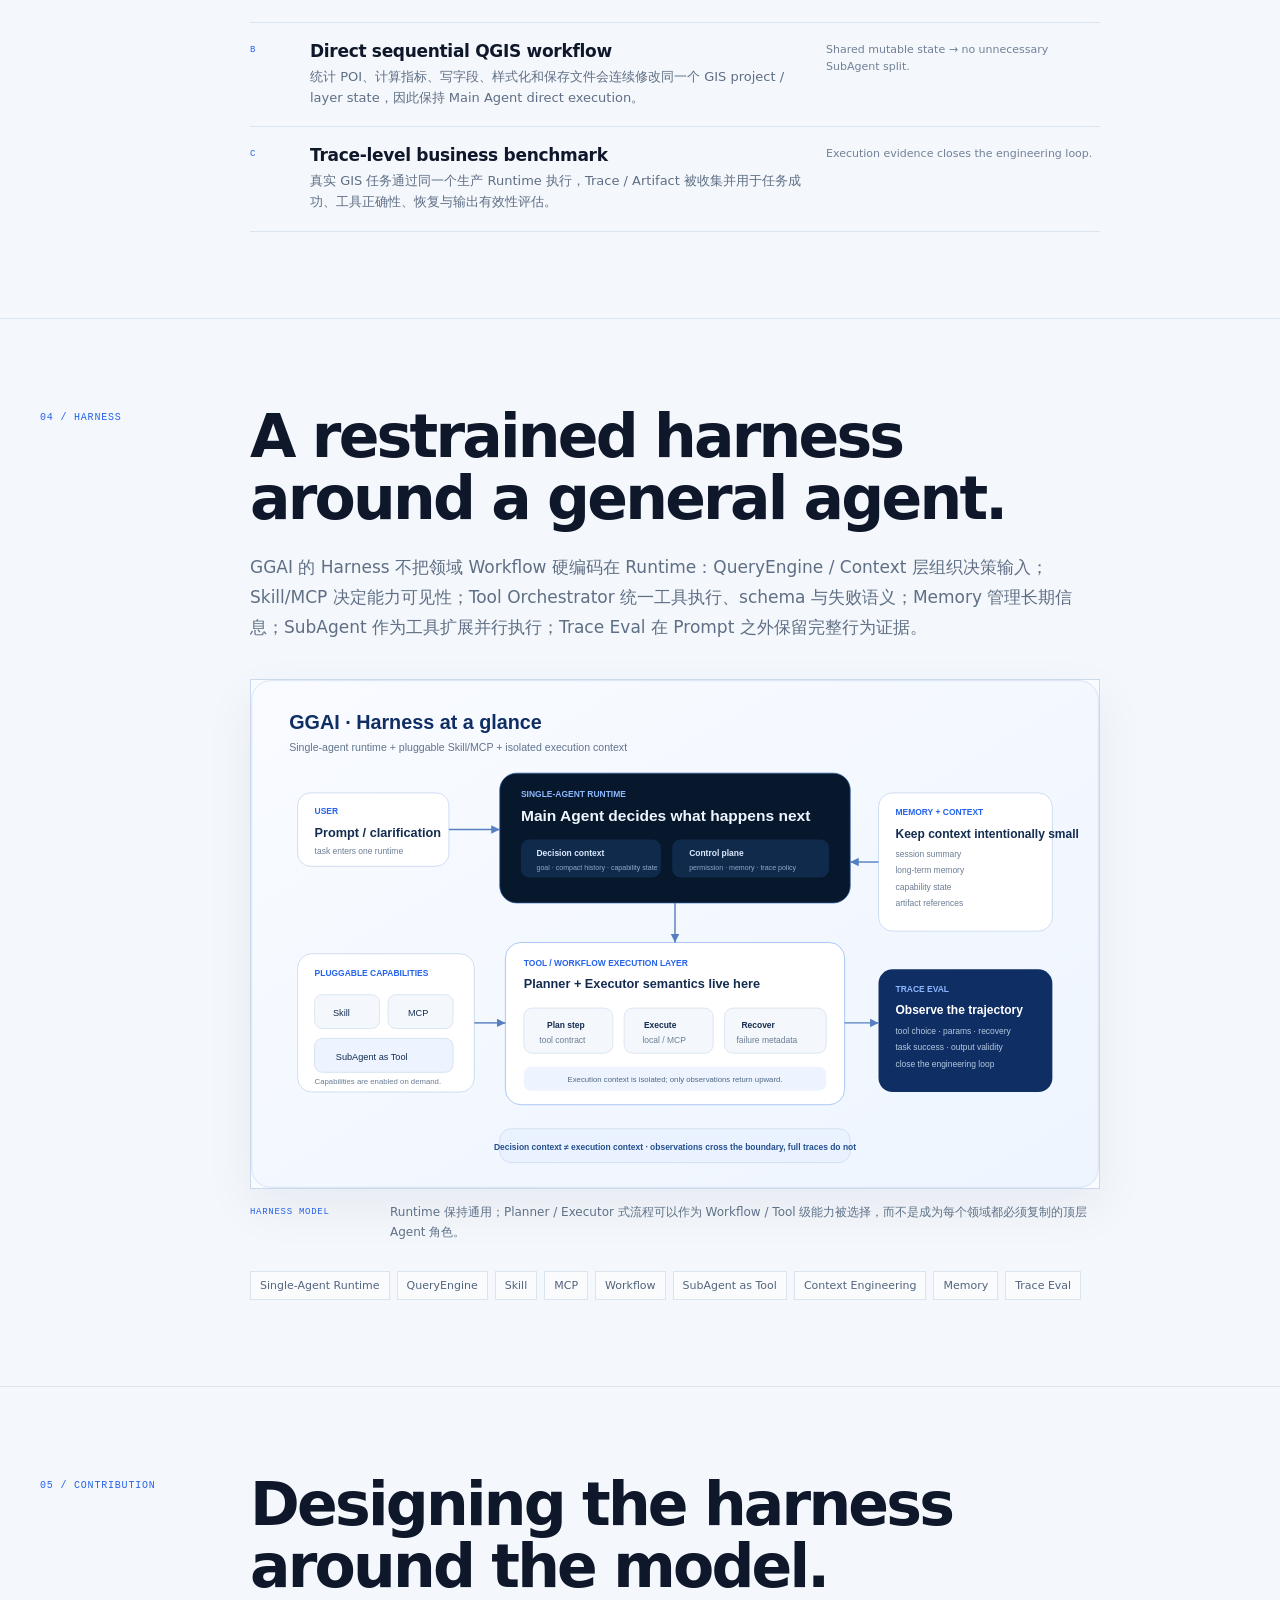
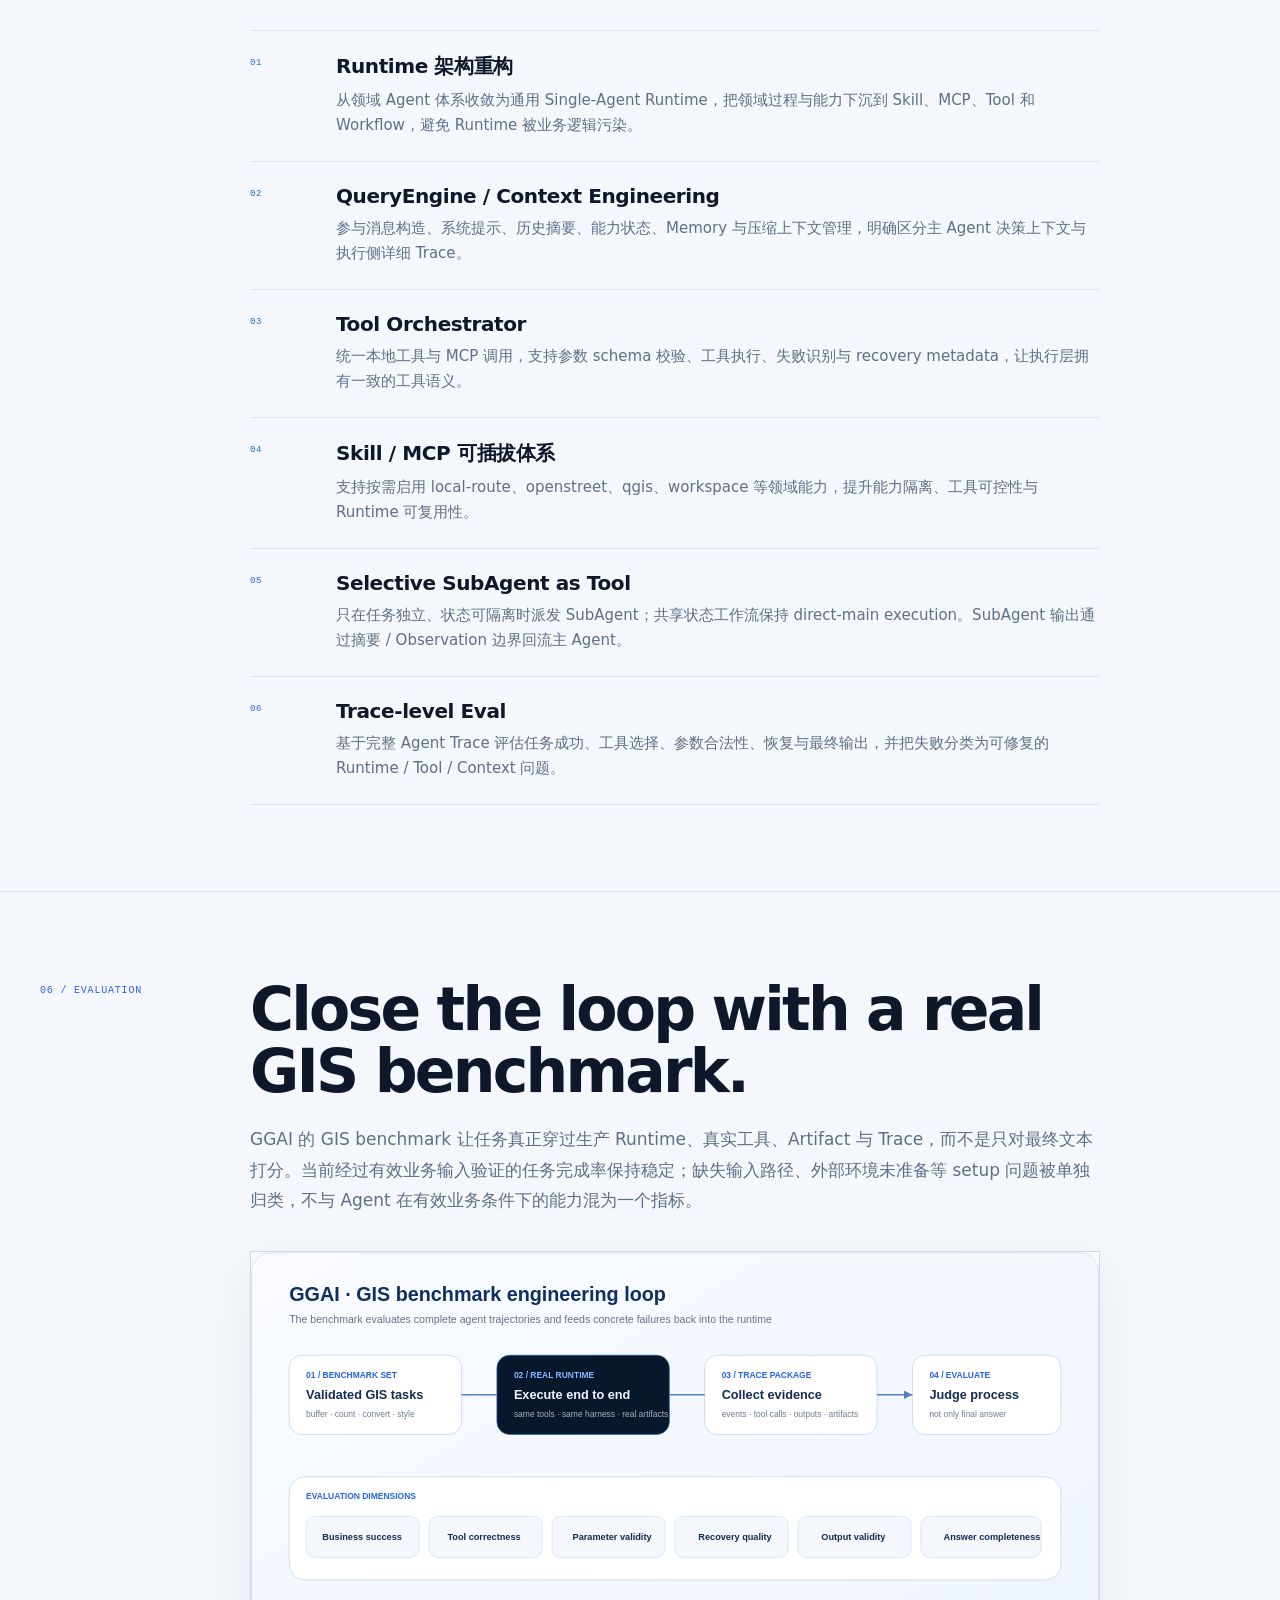
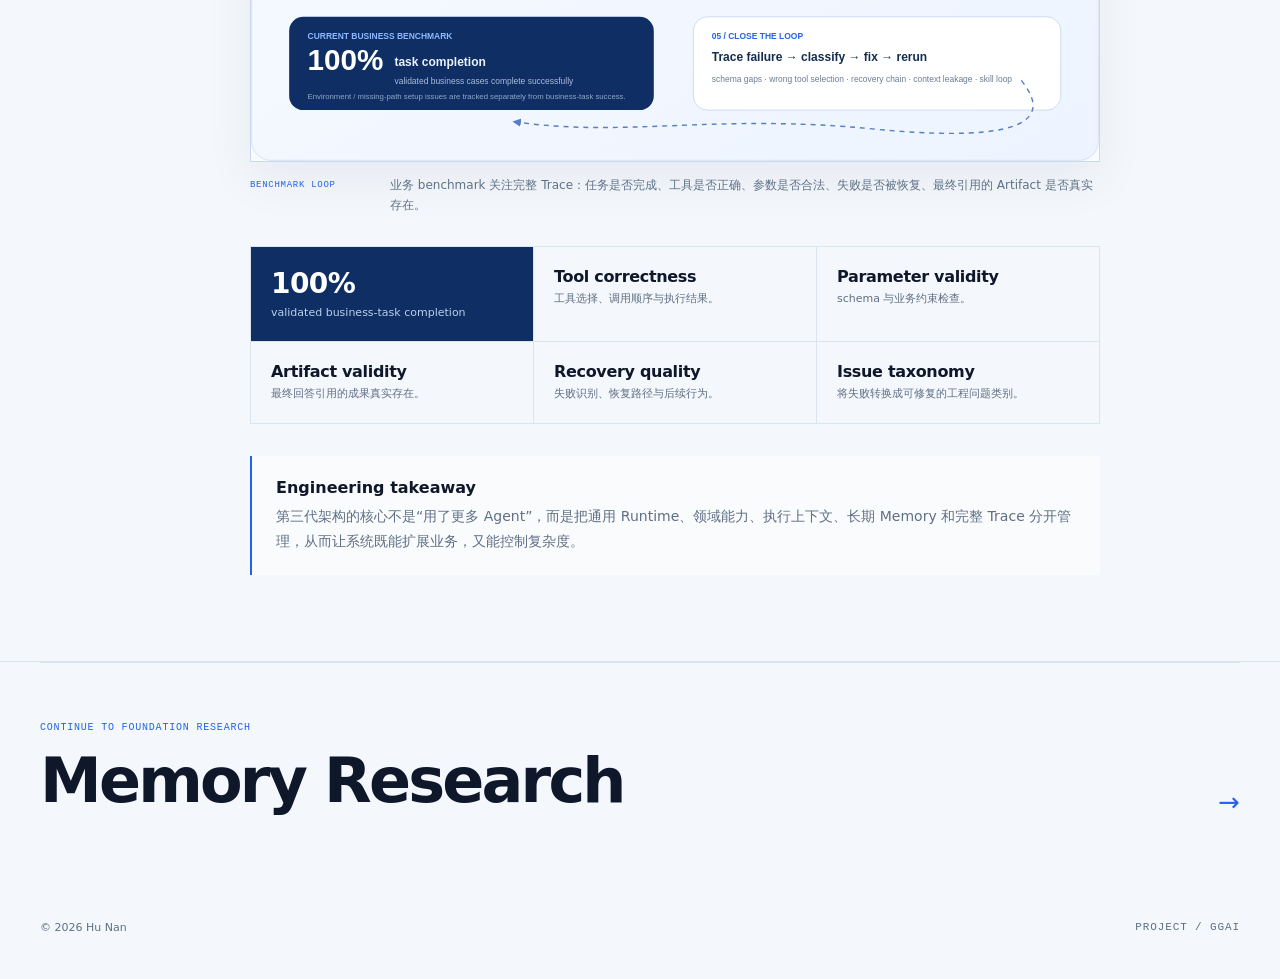
<file: projects/ggai/index.html>
<!DOCTYPE html>
<html lang="zh-CN">
<head>
  <meta charset="UTF-8">
  <meta name="viewport" content="width=device-width, initial-scale=1.0">
  <meta name="description" content="Hu Nan — GGAI: general single-agent runtime with pluggable Skill/MCP, selective SubAgent fan-out, context isolation and trace evaluation.">
  <title>GGAI — Hu Nan</title>
  <link rel="icon" href="../../assets/favicon.svg" type="image/svg+xml">
  <link rel="stylesheet" href="../../assets/site-v2.css">
  <link rel="stylesheet" href="../../assets/project-page.css">
  <link rel="stylesheet" href="../../assets/project-detail-v2.css">
  <link rel="stylesheet" href="../../assets/project-story-v5.css">
</head>
<body class="project-page-body">
  <header class="topbar project-topbar">
    <div class="container topbar-inner">
      <a class="brand" href="../../"><span class="brand-mark mono">HN</span><span>Hu Nan</span></a>
      <a class="project-back" href="../../#projects">← Back to selected projects</a>
    </div>
  </header>

  <main>
    <section class="project-hero">
      <div class="container project-hero-grid">
        <div>
          <div class="project-kicker mono">Era 03 · General Runtime · 2026.04 – Present</div>
          <h1>GGAI</h1>
          <p class="project-summary">第三代架构不再为每个领域复制一套 Planner / Executor / Orchestrator，而是收敛成通用 Single-Agent Runtime：领域能力通过 Skill、MCP 与 Workflow 插拔；Planner / Executor 型流程更多下沉到能力层；主 Agent 根据任务依赖选择 direct-main execution 或 selective SubAgent fan-out。</p>
        </div>
        <dl class="project-facts">
          <div class="project-fact"><dt>Role</dt><dd><strong>设计负责人</strong></dd></div>
          <div class="project-fact"><dt>Period</dt><dd>2026.04 – 至今</dd></div>
          <div class="project-fact"><dt>Runtime</dt><dd>General Single Agent · SubAgent as Tool</dd></div>
          <div class="project-fact"><dt>Harness</dt><dd>Skill/MCP · Context · Memory · Trace Eval</dd></div>
        </dl>
      </div>
    </section>

    <section class="case-section"><div class="container case-grid"><div class="case-label mono">01 / Architecture</div><div class="case-content"><h2>Generalize the runtime, not the business logic.</h2><p>GIS Agent 用显式 Multi-Agent 角色解决了复杂 Workflow，但也带来新的架构问题：如果每增加一个领域就复制 Planner / Executor / Orchestrator，通用 Runtime 会重新被业务流程污染。GGAI 的核心改动是把“如何完成某个领域过程”更多沉入 Skill、MCP、Tool 与 Workflow，让主 Runtime 只保留通用的决策、状态、能力选择、上下文与运行控制。</p>
      <div class="case-board" aria-label="GGAI watermarked case-study board"><div class="case-board-head"><div><h3>GGAI — General Geographical Agent Runtime</h3><p>General single-Agent runtime · pluggable capabilities · selective SubAgent fan-out</p></div><div class="case-board-badge"><strong>Latest era</strong><br>Abstract domain capabilities · isolate context · choose execution strategy.</div></div>
        <div class="board-section"><div class="board-title"><span class="num">1</span>Runtime Design</div><div class="board-grid cols-3"><div class="board-card"><span class="mono">Capability</span><strong>Skill / MCP Layer</strong><p>Routing, QGIS, OpenStreet, workspace and other domain capabilities are enabled when needed.</p></div><div class="board-card blue"><span class="mono">Decision</span><strong>Main Runtime Agent</strong><p>Decision maker · orchestrator · synthesizer. Holds compact decision context, not the entire execution transcript.</p></div><div class="board-card"><span class="mono">Execution</span><strong>Tool / Workflow Layer</strong><p>Concrete procedures and planner/executor-like behavior live closer to tools and workflows.</p></div><div class="board-card"><span class="mono">Context</span><strong>Memory &amp; Context</strong><p>Main decision state, retrieved memory, capability state and compressed observations.</p></div><div class="board-card green"><span class="mono">Scale</span><strong>SubAgent Execution</strong><p>Launch only when sub-tasks are independent and execution context can be isolated.</p></div><div class="board-card"><span class="mono">Observe</span><strong>Trace &amp; Evaluation</strong><p>Capture execution evidence, metrics, failures and quality signals for iteration.</p></div></div></div>
        <div class="board-section"><div class="board-title"><span class="num">2</span>Execution Strategy</div><div class="board-grid cols-2"><div class="board-card green"><span class="mono">Independent branches</span><strong>Use SubAgent Fan-out</strong><p>Decompose → launch isolated workers → run in parallel → collect compact outputs → synthesize in Main Agent.</p></div><div class="board-card orange"><span class="mono">Shared state / dependencies</span><strong>Keep Direct Main Execution</strong><p>When steps mutate the same QGIS workspace or depend on intermediate artifacts, execute sequentially in the main runtime.</p></div></div></div>
        <div class="board-section"><div class="board-title"><span class="num">3</span>Agent Trace — Route Comparison Fan-out</div><div class="board-flow" style="--steps:8"><div class="board-step"><span class="step-no">1</span><strong>Detect Request</strong><span>Compare several independent destinations.</span></div><div class="board-step"><span class="step-no">2</span><strong>Activate Skill</strong><span>Load route-comparison capability and tools.</span></div><div class="board-step"><span class="step-no">3</span><strong>Decompose</strong><span>Extract destinations and classify dependency structure.</span></div><div class="board-step"><span class="step-no">4</span><strong>Batch Start</strong><span>Launch isolated SubAgents for independent branches.</span></div><div class="board-step"><span class="step-no">5</span><strong>Execute</strong><span>Each worker investigates its route in its own execution context.</span></div><div class="board-step"><span class="step-no">6</span><strong>Collect</strong><span>Stream status and return compact observations / summaries.</span></div><div class="board-step"><span class="step-no">7</span><strong>Aggregate</strong><span>Normalize distance, ETA, traffic and comparison evidence.</span></div><div class="board-step"><span class="step-no">8</span><strong>Synthesize</strong><span>Main Agent ranks destinations and prepares the final answer.</span></div></div></div>
        <div class="board-section"><div class="board-title"><span class="num">4</span>Final Result</div><div class="board-result"><div class="board-result-panel"><h4>Route Comparison Summary</h4><p>Each independent worker returns a normalized result rather than a raw transcript. The Main Agent compares evidence across destinations.</p></div><div class="board-result-panel"><h4>Recommendation</h4><p>The final response chooses the easiest destination and preserves enough evidence to explain the ranking.</p></div></div><div class="board-takeaways"><span>General Runtime</span><span>Pluggable Skill/MCP</span><span>Selective SubAgent</span><span>Context Isolation</span></div></div>
      </div><div class="case-evidence-note"><span><strong>Watermarked case-study board:</strong> web rendition based on the supplied GGAI PDF.</span><span>© Hu Nan · internal paths / ids removed</span></div>
      <div class="story-evolution" aria-label="Agent architecture evolution"><article class="story-era"><span class="mono">Era 01</span><strong>Navigation Agent</strong><p>Single-Agent domain Runtime establishes the tool-using decision loop.</p></article><article class="story-era"><span class="mono">Era 02</span><strong>GIS Agent</strong><p>Planner / Executor / Orchestrator / Answer split responsibilities for domain workflow complexity.</p></article><article class="story-era active"><span class="mono">Era 03</span><strong>GGAI</strong><p>Runtime becomes general again; domain process moves into pluggable capabilities, while SubAgents become one optional execution tool.</p></article></div>
    </div></div></section>

    <section class="case-section"><div class="container case-grid"><div class="case-label mono">02 / Context Model</div><div class="case-content"><h2>Decision context ≠ execution context.</h2><p>这是 GGAI 相比前两代最重要的运行时边界之一。Main Agent 需要知道的是当前目标、必要历史、启用能力、关键 Observation 与结果摘要；它不需要长期持有某次 QGIS processing 的所有原始输出，也不应该把多个 SubAgent 的完整 transcript 全量回灌到主上下文。</p><div class="case-outline"><article><div class="mono">A / Decision Context</div><h3>Main Agent sees less</h3><p>任务目标、约束、历史摘要、Memory、Skill/MCP 状态、关键 Observation 和当前决策所需证据。</p></article><article><div class="mono">B / Execution Context</div><h3>Workers keep detail</h3><p>具体工具参数、中间 Artifact、SubAgent 工作记忆和执行 Trace 被保留在工具 / Worker 边界。</p></article><article><div class="mono">C / Return Boundary</div><h3>Observation over transcript</h3><p>执行完成后优先返回结构化 Observation、Artifact 引用与摘要，而不是无限增长的完整运行文本。</p></article><article><div class="mono">D / Trace Store</div><h3>Keep evidence outside prompt</h3><p>完整执行证据仍然被 Trace 系统记录，用于调试、评测和恢复，但不等于模型下一轮必须读取全部历史。</p></article></div><div class="case-callout"><strong>Design principle</strong><p>Context Engineering 的目标不是“尽量塞更多上下文”，而是让模型在每一次决策时只看到最有用的信息，同时让完整执行证据在系统侧保持可追踪。</p></div></div></div></section>

    <section class="case-section"><div class="container case-grid"><div class="case-label mono">03 / Representative Cases</div><div class="case-content"><h2>One runtime, three execution shapes.</h2><p>从脱敏 Trace 可以看到，GGAI 的“通用”不来自把所有任务强行放进同一种流程，而是让同一个 Runtime 根据任务结构选择不同执行形态。</p><div class="representative-cases"><article class="representative-case"><span class="mono">A</span><div><h4>Parallel route comparison</h4><p>多个独立目的地没有共享写状态。Main Agent 激活路线能力、拆分目的地、批量启动 SubAgent，收集输出后统一比较与推荐。</p></div><aside>PDF case · independent branches → fan-out.</aside></article><article class="representative-case"><span class="mono">B</span><div><h4>Direct sequential QGIS workflow</h4><p>统计 POI、计算指标、写字段、样式化和保存文件会连续修改同一个 GIS project / layer state，因此保持 Main Agent direct execution。</p></div><aside>Shared mutable state → no unnecessary SubAgent split.</aside></article><article class="representative-case"><span class="mono">C</span><div><h4>Trace-level business benchmark</h4><p>真实 GIS 任务通过同一个生产 Runtime 执行，Trace / Artifact 被收集并用于任务成功、工具正确性、恢复与输出有效性评估。</p></div><aside>Execution evidence closes the engineering loop.</aside></article></div></div></div></section>

    <section class="case-section"><div class="container case-grid"><div class="case-label mono">04 / Harness</div><div class="case-content"><h2>A restrained harness around a general agent.</h2><p>GGAI 的 Harness 不把领域 Workflow 硬编码在 Runtime：QueryEngine / Context 层组织决策输入；Skill/MCP 决定能力可见性；Tool Orchestrator 统一工具执行、schema 与失败语义；Memory 管理长期信息；SubAgent 作为工具扩展并行执行；Trace Eval 在 Prompt 之外保留完整行为证据。</p><figure class="case-visual"><div class="case-visual-frame"><img src="../../assets/cases/ggai-harness.svg" alt="GGAI 单 Agent Runtime、可插拔 Skill MCP、SubAgent as Tool、执行层、Memory Context 和 Trace Eval 的精简 Harness 架构" loading="lazy" decoding="async"></div><figcaption><span class="mono">Harness model</span><span>Runtime 保持通用；Planner / Executor 式流程可以作为 Workflow / Tool 级能力被选择，而不是成为每个领域都必须复制的顶层 Agent 角色。</span></figcaption></figure><div class="case-stack"><span>Single-Agent Runtime</span><span>QueryEngine</span><span>Skill</span><span>MCP</span><span>Workflow</span><span>SubAgent as Tool</span><span>Context Engineering</span><span>Memory</span><span>Trace Eval</span></div></div></div></section>

    <section class="case-section"><div class="container case-grid"><div class="case-label mono">05 / Contribution</div><div class="case-content"><h2>Designing the harness around the model.</h2><ul class="contribution-list"><li><span class="mono">01</span><div><h3>Runtime 架构重构</h3><p>从领域 Agent 体系收敛为通用 Single-Agent Runtime，把领域过程与能力下沉到 Skill、MCP、Tool 和 Workflow，避免 Runtime 被业务逻辑污染。</p></div></li><li><span class="mono">02</span><div><h3>QueryEngine / Context Engineering</h3><p>参与消息构造、系统提示、历史摘要、能力状态、Memory 与压缩上下文管理，明确区分主 Agent 决策上下文与执行侧详细 Trace。</p></div></li><li><span class="mono">03</span><div><h3>Tool Orchestrator</h3><p>统一本地工具与 MCP 调用，支持参数 schema 校验、工具执行、失败识别与 recovery metadata，让执行层拥有一致的工具语义。</p></div></li><li><span class="mono">04</span><div><h3>Skill / MCP 可插拔体系</h3><p>支持按需启用 local-route、openstreet、qgis、workspace 等领域能力，提升能力隔离、工具可控性与 Runtime 可复用性。</p></div></li><li><span class="mono">05</span><div><h3>Selective SubAgent as Tool</h3><p>只在任务独立、状态可隔离时派发 SubAgent；共享状态工作流保持 direct-main execution。SubAgent 输出通过摘要 / Observation 边界回流主 Agent。</p></div></li><li><span class="mono">06</span><div><h3>Trace-level Eval</h3><p>基于完整 Agent Trace 评估任务成功、工具选择、参数合法性、恢复与最终输出，并把失败分类为可修复的 Runtime / Tool / Context 问题。</p></div></li></ul></div></div></section>

    <section class="case-section"><div class="container case-grid"><div class="case-label mono">06 / Evaluation</div><div class="case-content"><h2>Close the loop with a real GIS benchmark.</h2><p>GGAI 的 GIS benchmark 让任务真正穿过生产 Runtime、真实工具、Artifact 与 Trace，而不是只对最终文本打分。当前经过有效业务输入验证的任务完成率保持稳定；缺失输入路径、外部环境未准备等 setup 问题被单独归类，不与 Agent 在有效业务条件下的能力混为一个指标。</p><figure class="case-visual"><div class="case-visual-frame"><img src="../../assets/cases/ggai-eval-loop.svg" alt="GGAI GIS benchmark 从验证任务集、真实 Runtime、Trace 收集、过程评测到失败分类、修复和重新运行的工程闭环" loading="lazy" decoding="async"></div><figcaption><span class="mono">Benchmark loop</span><span>业务 benchmark 关注完整 Trace：任务是否完成、工具是否正确、参数是否合法、失败是否被恢复、最终引用的 Artifact 是否真实存在。</span></figcaption></figure><div class="metric-grid"><div class="metric-primary"><strong>100%</strong><span>validated business-task completion</span></div><div><strong>Tool correctness</strong><span>工具选择、调用顺序与执行结果。</span></div><div><strong>Parameter validity</strong><span>schema 与业务约束检查。</span></div><div><strong>Artifact validity</strong><span>最终回答引用的成果真实存在。</span></div><div><strong>Recovery quality</strong><span>失败识别、恢复路径与后续行为。</span></div><div><strong>Issue taxonomy</strong><span>将失败转换成可修复的工程问题类别。</span></div></div><div class="case-callout"><strong>Engineering takeaway</strong><p>第三代架构的核心不是“用了更多 Agent”，而是把通用 Runtime、领域能力、执行上下文、长期 Memory 和完整 Trace 分开管理，从而让系统既能扩展业务，又能控制复杂度。</p></div></div></div></section>
  </main>

  <div class="container"><a class="project-next" href="../memory/"><span><span class="mono">Continue to foundation research</span><strong>Memory Research</strong></span><span>→</span></a></div>
  <footer class="footer"><div class="container footer-inner"><span>© 2026 Hu Nan</span><span class="mono">Project / GGAI</span></div></footer>
  <script src="../../assets/project-interaction-v6.js" defer></script>
</body>
</html>
</file>
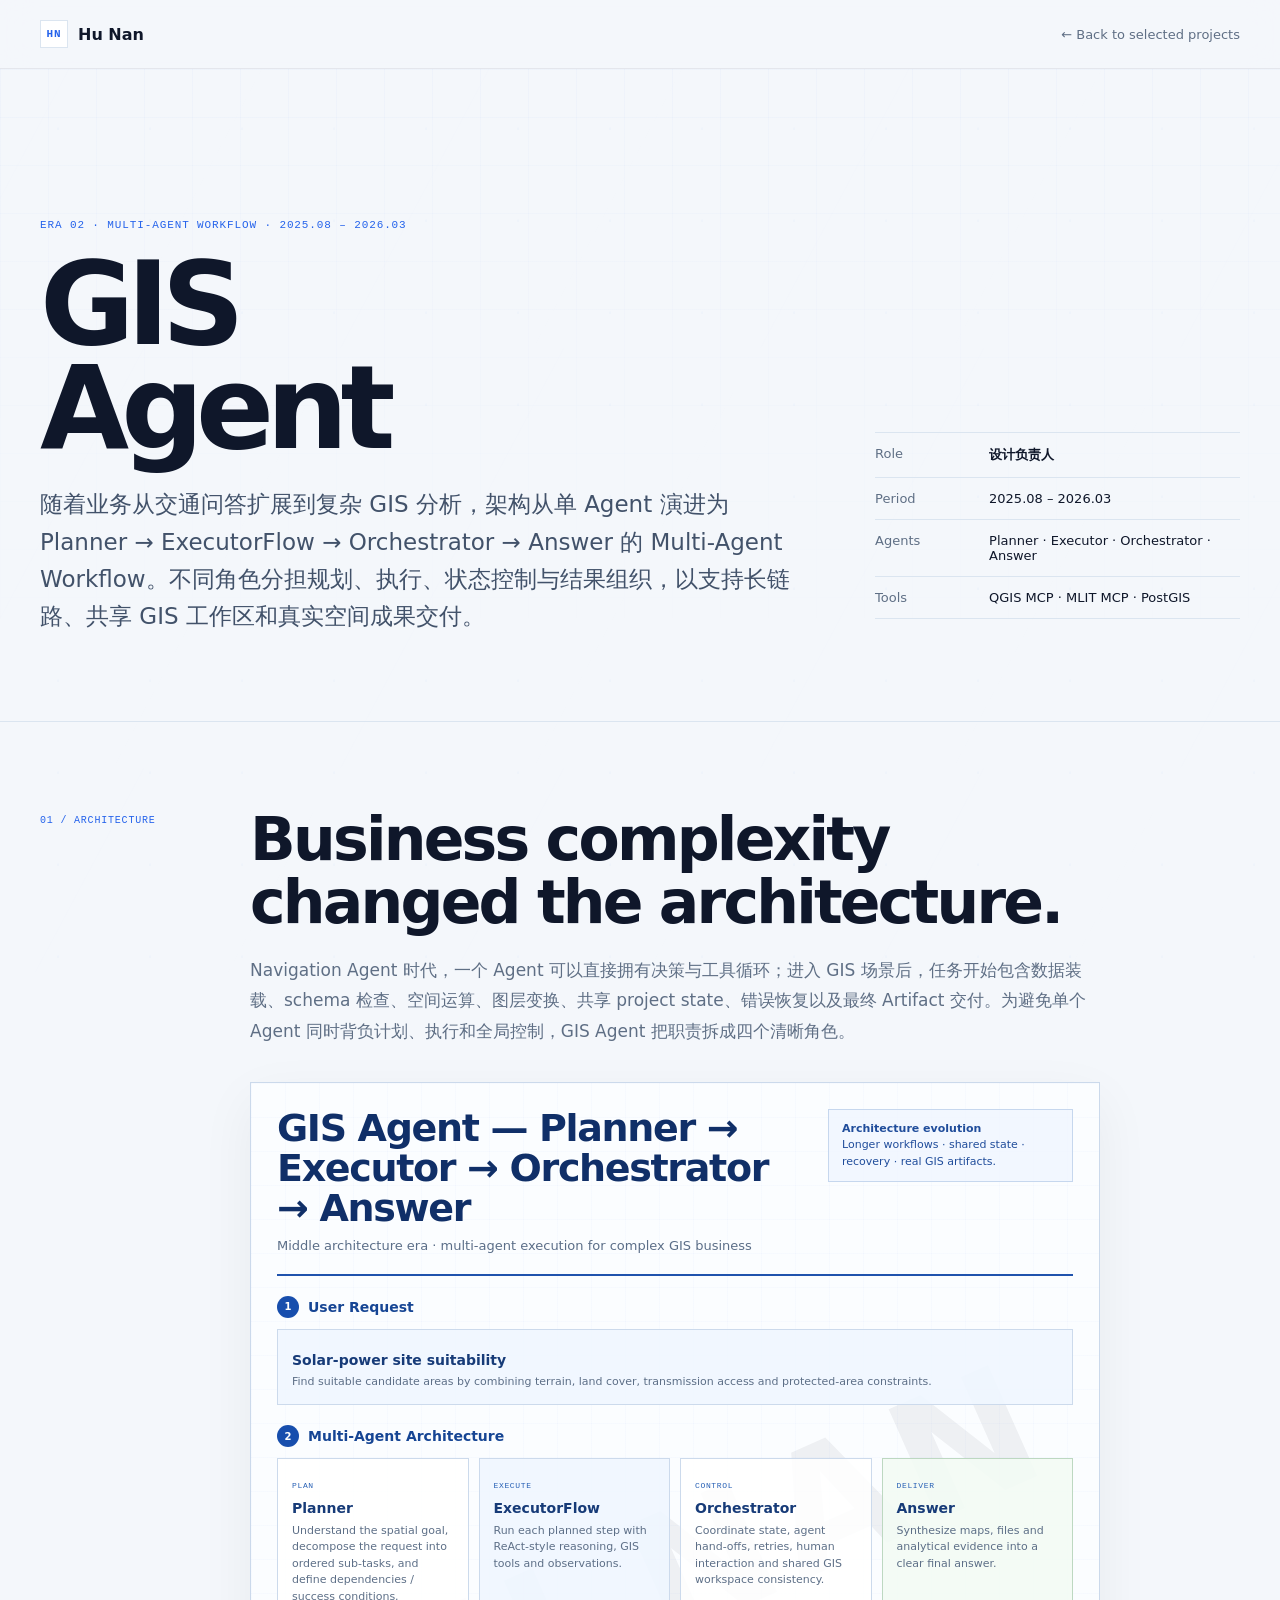
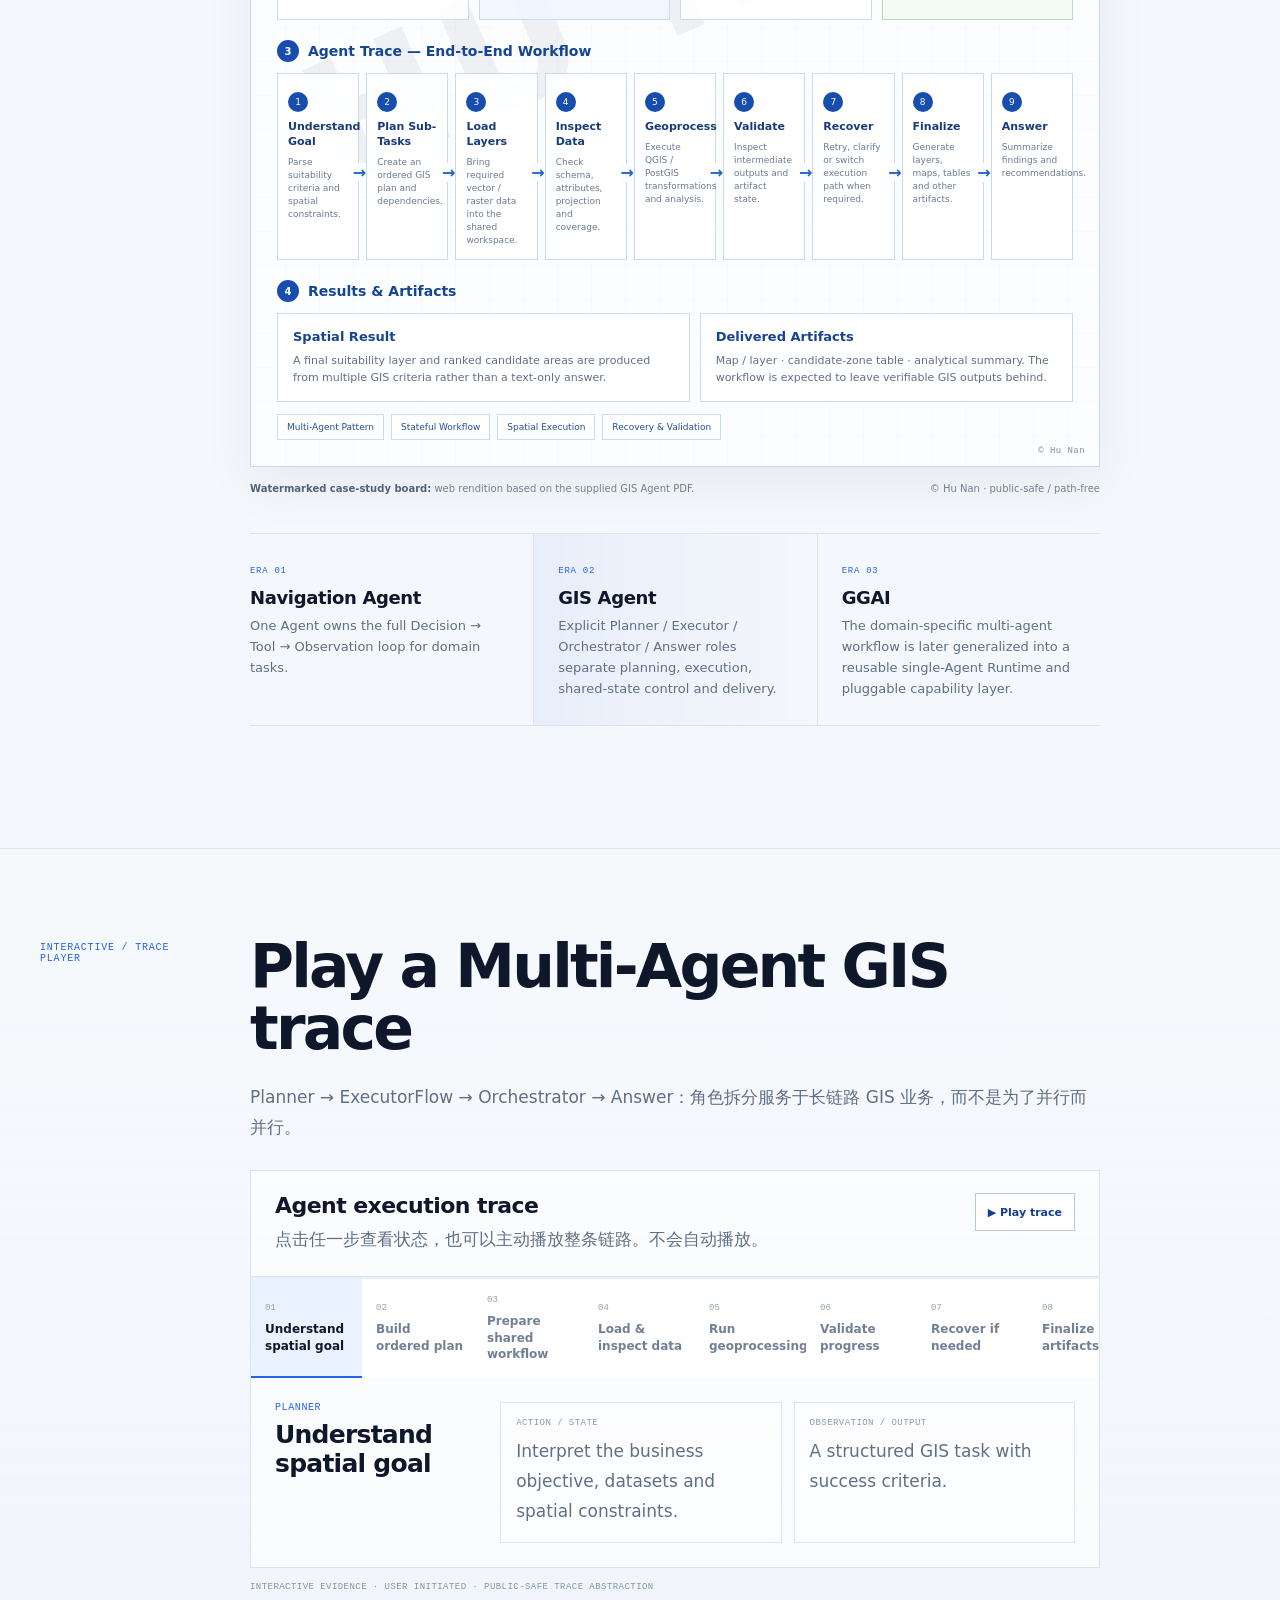
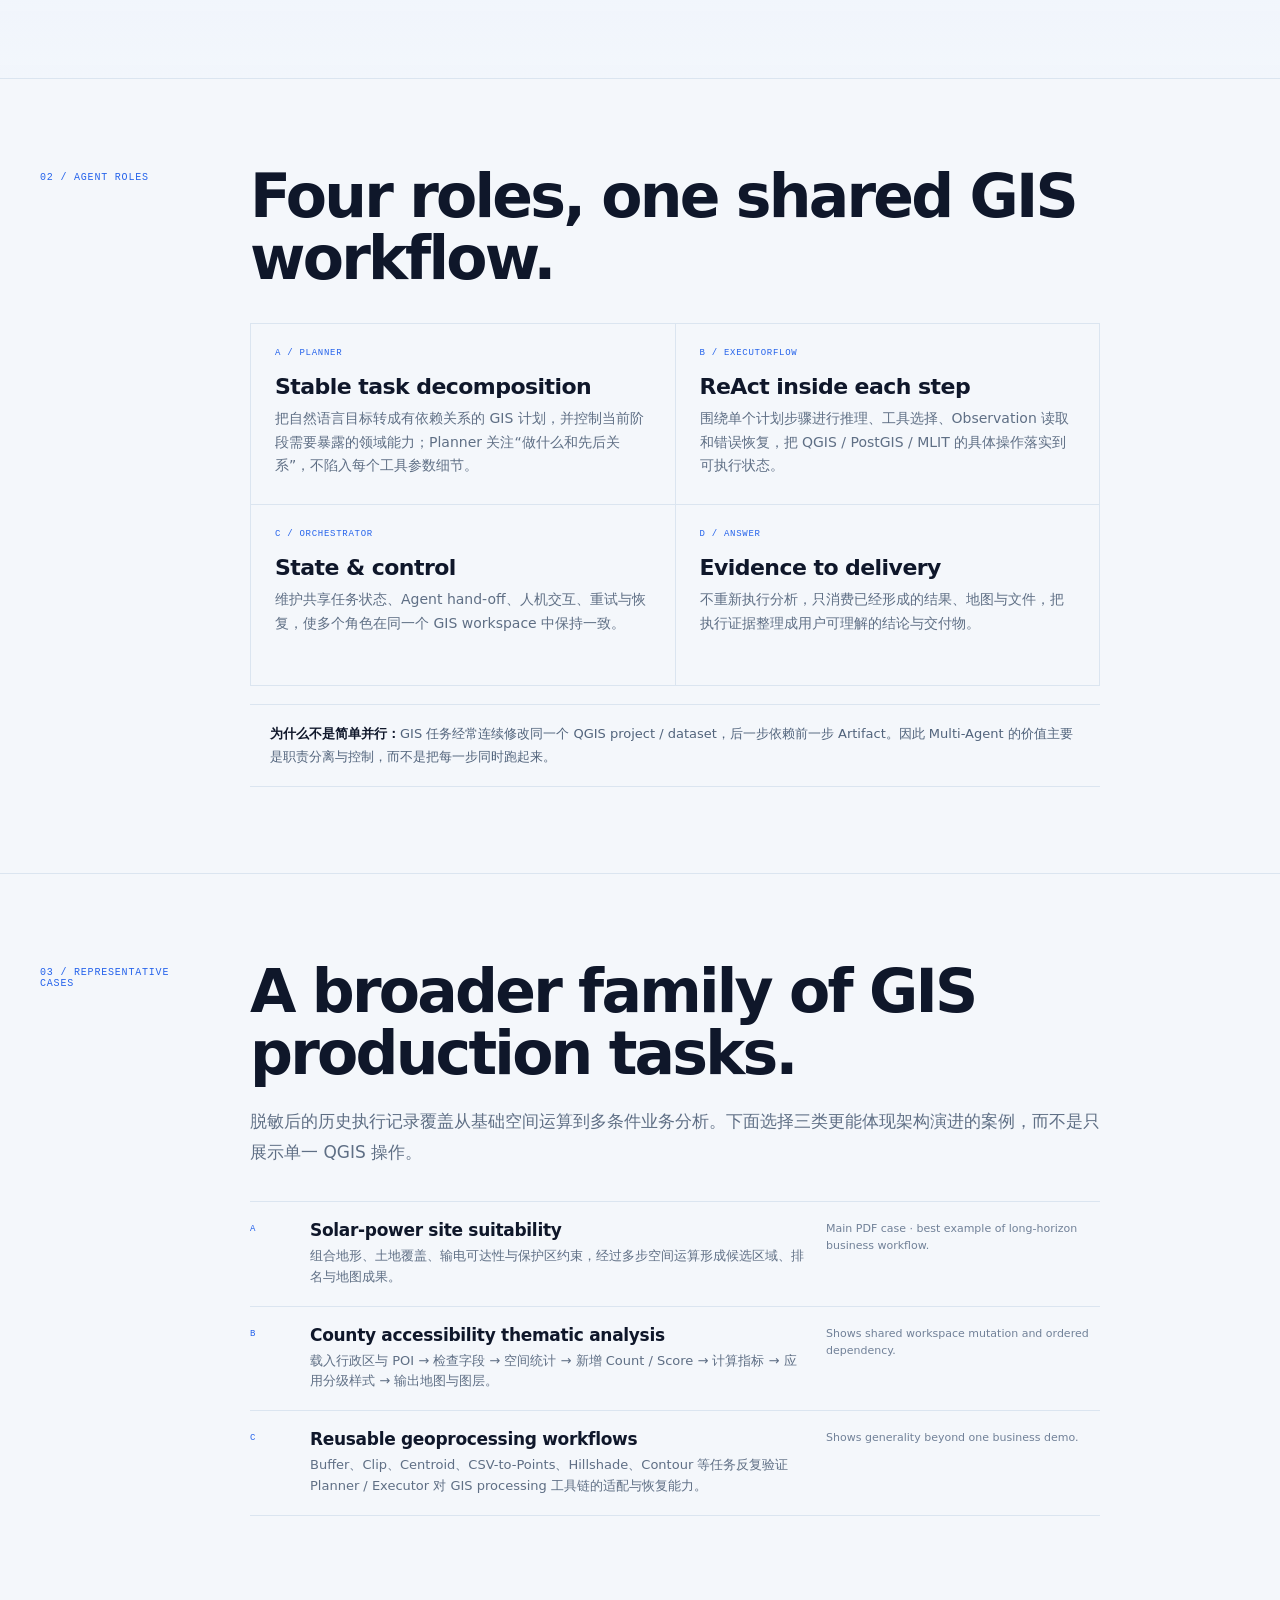
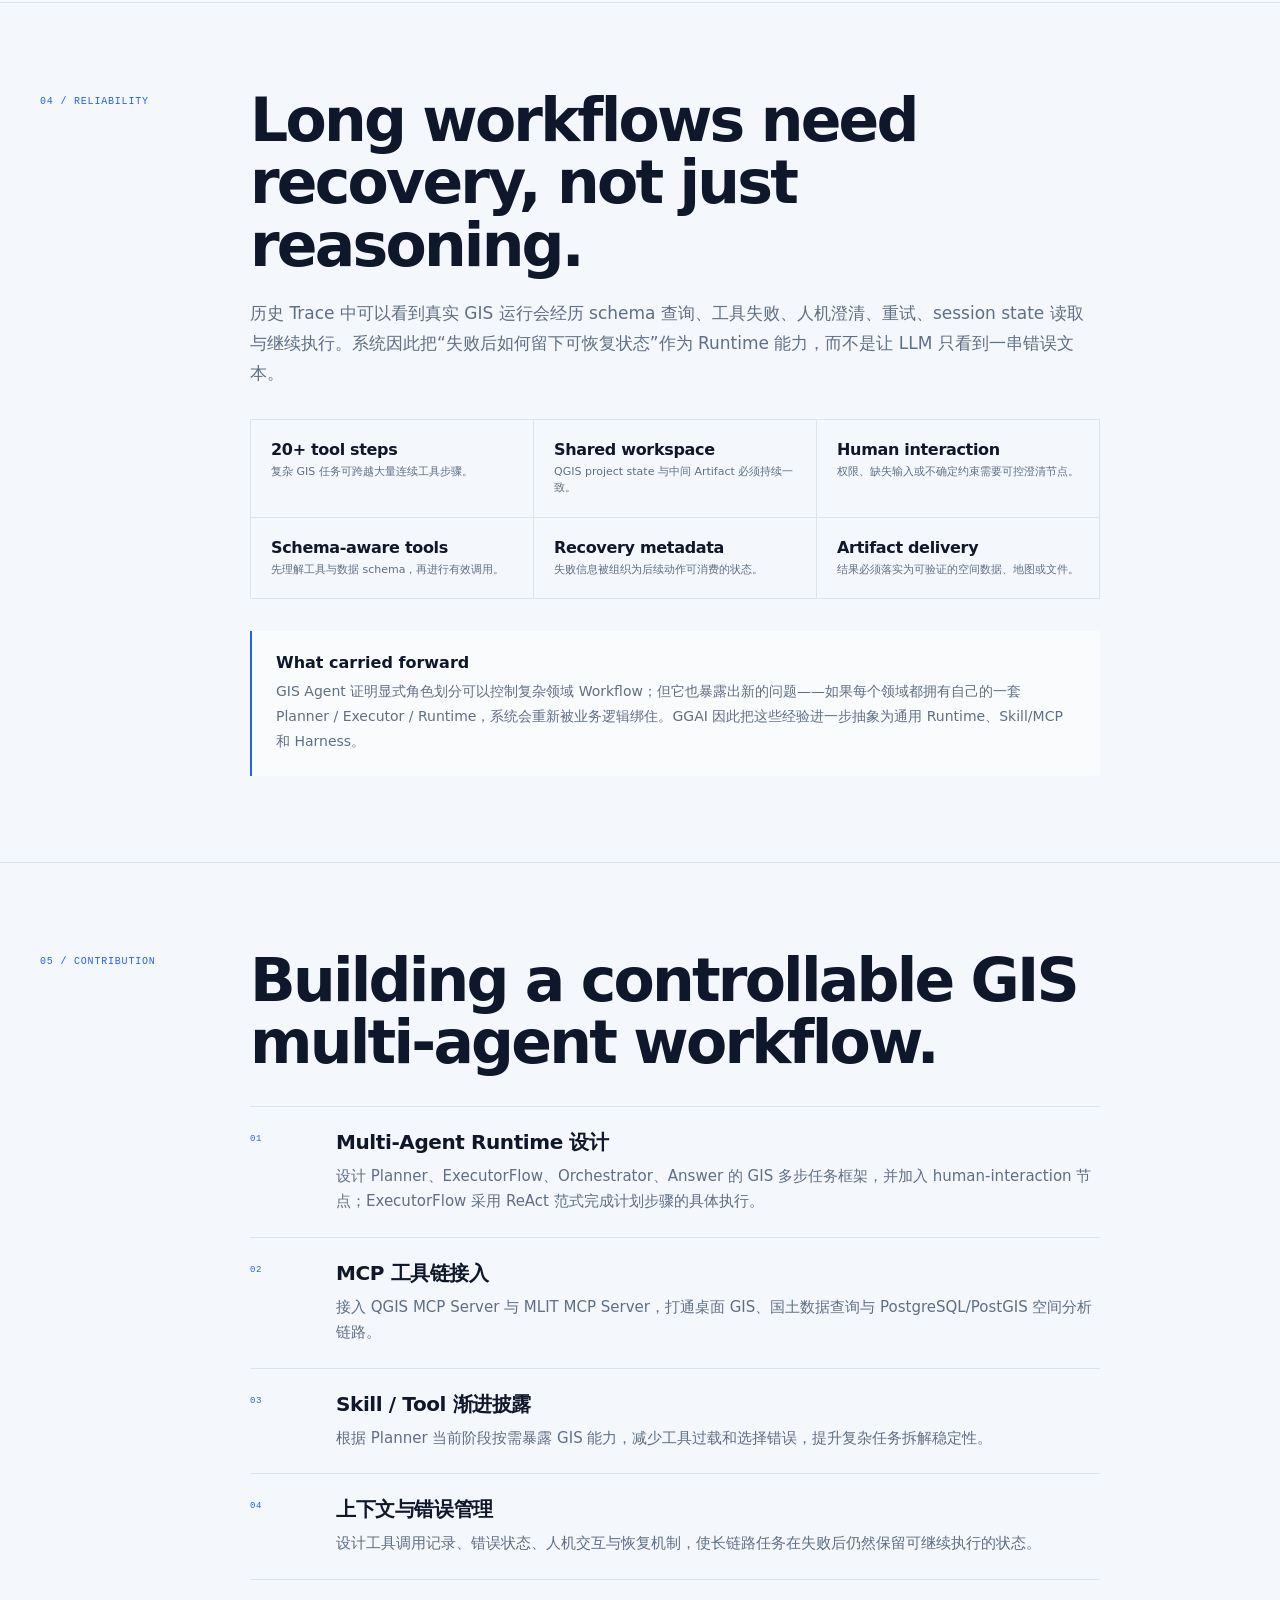
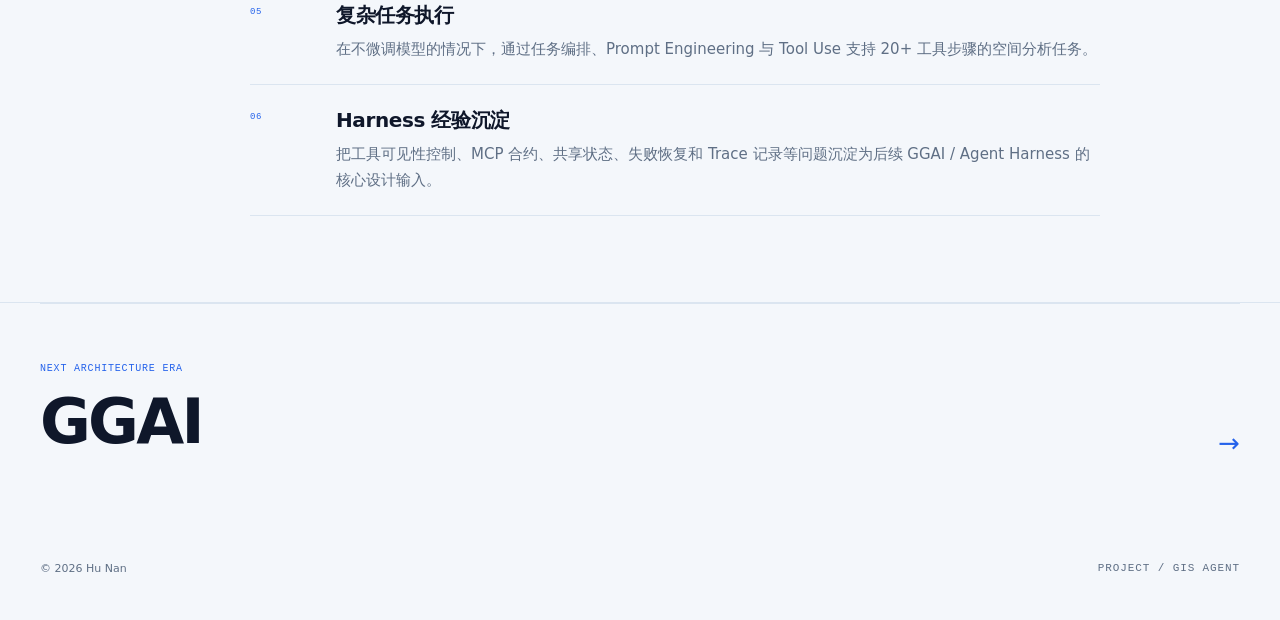
<file: projects/gis-agent/index.html>
<!DOCTYPE html>
<html lang="zh-CN">
<head>
  <meta charset="UTF-8">
  <meta name="viewport" content="width=device-width, initial-scale=1.0">
  <meta name="description" content="Hu Nan — GIS Agent: Planner, Executor, Orchestrator and Answer multi-agent architecture for complex spatial workflows.">
  <title>GIS Agent — Hu Nan</title>
  <link rel="icon" href="../../assets/favicon.svg" type="image/svg+xml">
  <link rel="stylesheet" href="../../assets/site-v2.css">
  <link rel="stylesheet" href="../../assets/project-page.css">
  <link rel="stylesheet" href="../../assets/project-detail-v2.css">
  <link rel="stylesheet" href="../../assets/project-story-v5.css">
</head>
<body class="project-page-body">
  <header class="topbar project-topbar">
    <div class="container topbar-inner">
      <a class="brand" href="../../"><span class="brand-mark mono">HN</span><span>Hu Nan</span></a>
      <a class="project-back" href="../../#projects">← Back to selected projects</a>
    </div>
  </header>

  <main>
    <section class="project-hero">
      <div class="container project-hero-grid">
        <div>
          <div class="project-kicker mono">Era 02 · Multi-Agent Workflow · 2025.08 – 2026.03</div>
          <h1>GIS<br>Agent</h1>
          <p class="project-summary">随着业务从交通问答扩展到复杂 GIS 分析，架构从单 Agent 演进为 Planner → ExecutorFlow → Orchestrator → Answer 的 Multi-Agent Workflow。不同角色分担规划、执行、状态控制与结果组织，以支持长链路、共享 GIS 工作区和真实空间成果交付。</p>
        </div>
        <dl class="project-facts">
          <div class="project-fact"><dt>Role</dt><dd><strong>设计负责人</strong></dd></div>
          <div class="project-fact"><dt>Period</dt><dd>2025.08 – 2026.03</dd></div>
          <div class="project-fact"><dt>Agents</dt><dd>Planner · Executor · Orchestrator · Answer</dd></div>
          <div class="project-fact"><dt>Tools</dt><dd>QGIS MCP · MLIT MCP · PostGIS</dd></div>
        </dl>
      </div>
    </section>

    <section class="case-section">
      <div class="container case-grid">
        <div class="case-label mono">01 / Architecture</div>
        <div class="case-content">
          <h2>Business complexity changed the architecture.</h2>
          <p>Navigation Agent 时代，一个 Agent 可以直接拥有决策与工具循环；进入 GIS 场景后，任务开始包含数据装载、schema 检查、空间运算、图层变换、共享 project state、错误恢复以及最终 Artifact 交付。为避免单个 Agent 同时背负计划、执行和全局控制，GIS Agent 把职责拆成四个清晰角色。</p>

          <div class="case-board" aria-label="GIS Agent watermarked case-study board">
            <div class="case-board-head"><div><h3>GIS Agent — Planner → Executor → Orchestrator → Answer</h3><p>Middle architecture era · multi-agent execution for complex GIS business</p></div><div class="case-board-badge"><strong>Architecture evolution</strong><br>Longer workflows · shared state · recovery · real GIS artifacts.</div></div>
            <div class="board-section"><div class="board-title"><span class="num">1</span>User Request</div><div class="board-card blue"><strong>Solar-power site suitability</strong><p>Find suitable candidate areas by combining terrain, land cover, transmission access and protected-area constraints.</p></div></div>
            <div class="board-section"><div class="board-title"><span class="num">2</span>Multi-Agent Architecture</div><div class="board-grid cols-4"><div class="board-card"><span class="mono">Plan</span><strong>Planner</strong><p>Understand the spatial goal, decompose the request into ordered sub-tasks, and define dependencies / success conditions.</p></div><div class="board-card blue"><span class="mono">Execute</span><strong>ExecutorFlow</strong><p>Run each planned step with ReAct-style reasoning, GIS tools and observations.</p></div><div class="board-card"><span class="mono">Control</span><strong>Orchestrator</strong><p>Coordinate state, agent hand-offs, retries, human interaction and shared GIS workspace consistency.</p></div><div class="board-card green"><span class="mono">Deliver</span><strong>Answer</strong><p>Synthesize maps, files and analytical evidence into a clear final answer.</p></div></div></div>
            <div class="board-section"><div class="board-title"><span class="num">3</span>Agent Trace — End-to-End Workflow</div><div class="board-flow" style="--steps:9"><div class="board-step"><span class="step-no">1</span><strong>Understand Goal</strong><span>Parse suitability criteria and spatial constraints.</span></div><div class="board-step"><span class="step-no">2</span><strong>Plan Sub-Tasks</strong><span>Create an ordered GIS plan and dependencies.</span></div><div class="board-step"><span class="step-no">3</span><strong>Load Layers</strong><span>Bring required vector / raster data into the shared workspace.</span></div><div class="board-step"><span class="step-no">4</span><strong>Inspect Data</strong><span>Check schema, attributes, projection and coverage.</span></div><div class="board-step"><span class="step-no">5</span><strong>Geoprocess</strong><span>Execute QGIS / PostGIS transformations and analysis.</span></div><div class="board-step"><span class="step-no">6</span><strong>Validate</strong><span>Inspect intermediate outputs and artifact state.</span></div><div class="board-step"><span class="step-no">7</span><strong>Recover</strong><span>Retry, clarify or switch execution path when required.</span></div><div class="board-step"><span class="step-no">8</span><strong>Finalize</strong><span>Generate layers, maps, tables and other artifacts.</span></div><div class="board-step"><span class="step-no">9</span><strong>Answer</strong><span>Summarize findings and recommendations.</span></div></div></div>
            <div class="board-section"><div class="board-title"><span class="num">4</span>Results &amp; Artifacts</div><div class="board-result"><div class="board-result-panel"><h4>Spatial Result</h4><p>A final suitability layer and ranked candidate areas are produced from multiple GIS criteria rather than a text-only answer.</p></div><div class="board-result-panel"><h4>Delivered Artifacts</h4><p>Map / layer · candidate-zone table · analytical summary. The workflow is expected to leave verifiable GIS outputs behind.</p></div></div><div class="board-takeaways"><span>Multi-Agent Pattern</span><span>Stateful Workflow</span><span>Spatial Execution</span><span>Recovery &amp; Validation</span></div></div>
          </div>
          <div class="case-evidence-note"><span><strong>Watermarked case-study board:</strong> web rendition based on the supplied GIS Agent PDF.</span><span>© Hu Nan · public-safe / path-free</span></div>

          <div class="story-evolution" aria-label="Agent architecture evolution"><article class="story-era"><span class="mono">Era 01</span><strong>Navigation Agent</strong><p>One Agent owns the full Decision → Tool → Observation loop for domain tasks.</p></article><article class="story-era active"><span class="mono">Era 02</span><strong>GIS Agent</strong><p>Explicit Planner / Executor / Orchestrator / Answer roles separate planning, execution, shared-state control and delivery.</p></article><article class="story-era"><span class="mono">Era 03</span><strong>GGAI</strong><p>The domain-specific multi-agent workflow is later generalized into a reusable single-Agent Runtime and pluggable capability layer.</p></article></div>
        </div>
      </div>
    </section>

    <section class="case-section"><div class="container case-grid"><div class="case-label mono">02 / Agent Roles</div><div class="case-content"><h2>Four roles, one shared GIS workflow.</h2><div class="case-outline"><article><div class="mono">A / Planner</div><h3>Stable task decomposition</h3><p>把自然语言目标转成有依赖关系的 GIS 计划，并控制当前阶段需要暴露的领域能力；Planner 关注“做什么和先后关系”，不陷入每个工具参数细节。</p></article><article><div class="mono">B / ExecutorFlow</div><h3>ReAct inside each step</h3><p>围绕单个计划步骤进行推理、工具选择、Observation 读取和错误恢复，把 QGIS / PostGIS / MLIT 的具体操作落实到可执行状态。</p></article><article><div class="mono">C / Orchestrator</div><h3>State &amp; control</h3><p>维护共享任务状态、Agent hand-off、人机交互、重试与恢复，使多个角色在同一个 GIS workspace 中保持一致。</p></article><article><div class="mono">D / Answer</div><h3>Evidence to delivery</h3><p>不重新执行分析，只消费已经形成的结果、地图与文件，把执行证据整理成用户可理解的结论与交付物。</p></article></div><div class="case-visual-note"><strong>为什么不是简单并行：</strong>GIS 任务经常连续修改同一个 QGIS project / dataset，后一步依赖前一步 Artifact。因此 Multi-Agent 的价值主要是职责分离与控制，而不是把每一步同时跑起来。</div></div></div></section>

    <section class="case-section"><div class="container case-grid"><div class="case-label mono">03 / Representative Cases</div><div class="case-content"><h2>A broader family of GIS production tasks.</h2><p>脱敏后的历史执行记录覆盖从基础空间运算到多条件业务分析。下面选择三类更能体现架构演进的案例，而不是只展示单一 QGIS 操作。</p><div class="representative-cases"><article class="representative-case"><span class="mono">A</span><div><h4>Solar-power site suitability</h4><p>组合地形、土地覆盖、输电可达性与保护区约束，经过多步空间运算形成候选区域、排名与地图成果。</p></div><aside>Main PDF case · best example of long-horizon business workflow.</aside></article><article class="representative-case"><span class="mono">B</span><div><h4>County accessibility thematic analysis</h4><p>载入行政区与 POI → 检查字段 → 空间统计 → 新增 Count / Score → 计算指标 → 应用分级样式 → 输出地图与图层。</p></div><aside>Shows shared workspace mutation and ordered dependency.</aside></article><article class="representative-case"><span class="mono">C</span><div><h4>Reusable geoprocessing workflows</h4><p>Buffer、Clip、Centroid、CSV-to-Points、Hillshade、Contour 等任务反复验证 Planner / Executor 对 GIS processing 工具链的适配与恢复能力。</p></div><aside>Shows generality beyond one business demo.</aside></article></div></div></div></section>

    <section class="case-section"><div class="container case-grid"><div class="case-label mono">04 / Reliability</div><div class="case-content"><h2>Long workflows need recovery, not just reasoning.</h2><p>历史 Trace 中可以看到真实 GIS 运行会经历 schema 查询、工具失败、人机澄清、重试、session state 读取与继续执行。系统因此把“失败后如何留下可恢复状态”作为 Runtime 能力，而不是让 LLM 只看到一串错误文本。</p><div class="metric-grid"><div><strong>20+ tool steps</strong><span>复杂 GIS 任务可跨越大量连续工具步骤。</span></div><div><strong>Shared workspace</strong><span>QGIS project state 与中间 Artifact 必须持续一致。</span></div><div><strong>Human interaction</strong><span>权限、缺失输入或不确定约束需要可控澄清节点。</span></div><div><strong>Schema-aware tools</strong><span>先理解工具与数据 schema，再进行有效调用。</span></div><div><strong>Recovery metadata</strong><span>失败信息被组织为后续动作可消费的状态。</span></div><div><strong>Artifact delivery</strong><span>结果必须落实为可验证的空间数据、地图或文件。</span></div></div><div class="case-callout"><strong>What carried forward</strong><p>GIS Agent 证明显式角色划分可以控制复杂领域 Workflow；但它也暴露出新的问题——如果每个领域都拥有自己的一套 Planner / Executor / Runtime，系统会重新被业务逻辑绑住。GGAI 因此把这些经验进一步抽象为通用 Runtime、Skill/MCP 和 Harness。</p></div></div></div></section>

    <section class="case-section"><div class="container case-grid"><div class="case-label mono">05 / Contribution</div><div class="case-content"><h2>Building a controllable GIS multi-agent workflow.</h2><ul class="contribution-list"><li><span class="mono">01</span><div><h3>Multi-Agent Runtime 设计</h3><p>设计 Planner、ExecutorFlow、Orchestrator、Answer 的 GIS 多步任务框架，并加入 human-interaction 节点；ExecutorFlow 采用 ReAct 范式完成计划步骤的具体执行。</p></div></li><li><span class="mono">02</span><div><h3>MCP 工具链接入</h3><p>接入 QGIS MCP Server 与 MLIT MCP Server，打通桌面 GIS、国土数据查询与 PostgreSQL/PostGIS 空间分析链路。</p></div></li><li><span class="mono">03</span><div><h3>Skill / Tool 渐进披露</h3><p>根据 Planner 当前阶段按需暴露 GIS 能力，减少工具过载和选择错误，提升复杂任务拆解稳定性。</p></div></li><li><span class="mono">04</span><div><h3>上下文与错误管理</h3><p>设计工具调用记录、错误状态、人机交互与恢复机制，使长链路任务在失败后仍然保留可继续执行的状态。</p></div></li><li><span class="mono">05</span><div><h3>复杂任务执行</h3><p>在不微调模型的情况下，通过任务编排、Prompt Engineering 与 Tool Use 支持 20+ 工具步骤的空间分析任务。</p></div></li><li><span class="mono">06</span><div><h3>Harness 经验沉淀</h3><p>把工具可见性控制、MCP 合约、共享状态、失败恢复和 Trace 记录等问题沉淀为后续 GGAI / Agent Harness 的核心设计输入。</p></div></li></ul></div></div></section>
  </main>

  <div class="container"><a class="project-next" href="../ggai/"><span><span class="mono">Next architecture era</span><strong>GGAI</strong></span><span>→</span></a></div>
  <footer class="footer"><div class="container footer-inner"><span>© 2026 Hu Nan</span><span class="mono">Project / GIS Agent</span></div></footer>
  <script src="../../assets/project-interaction-v6.js" defer></script>
</body>
</html>
</file>
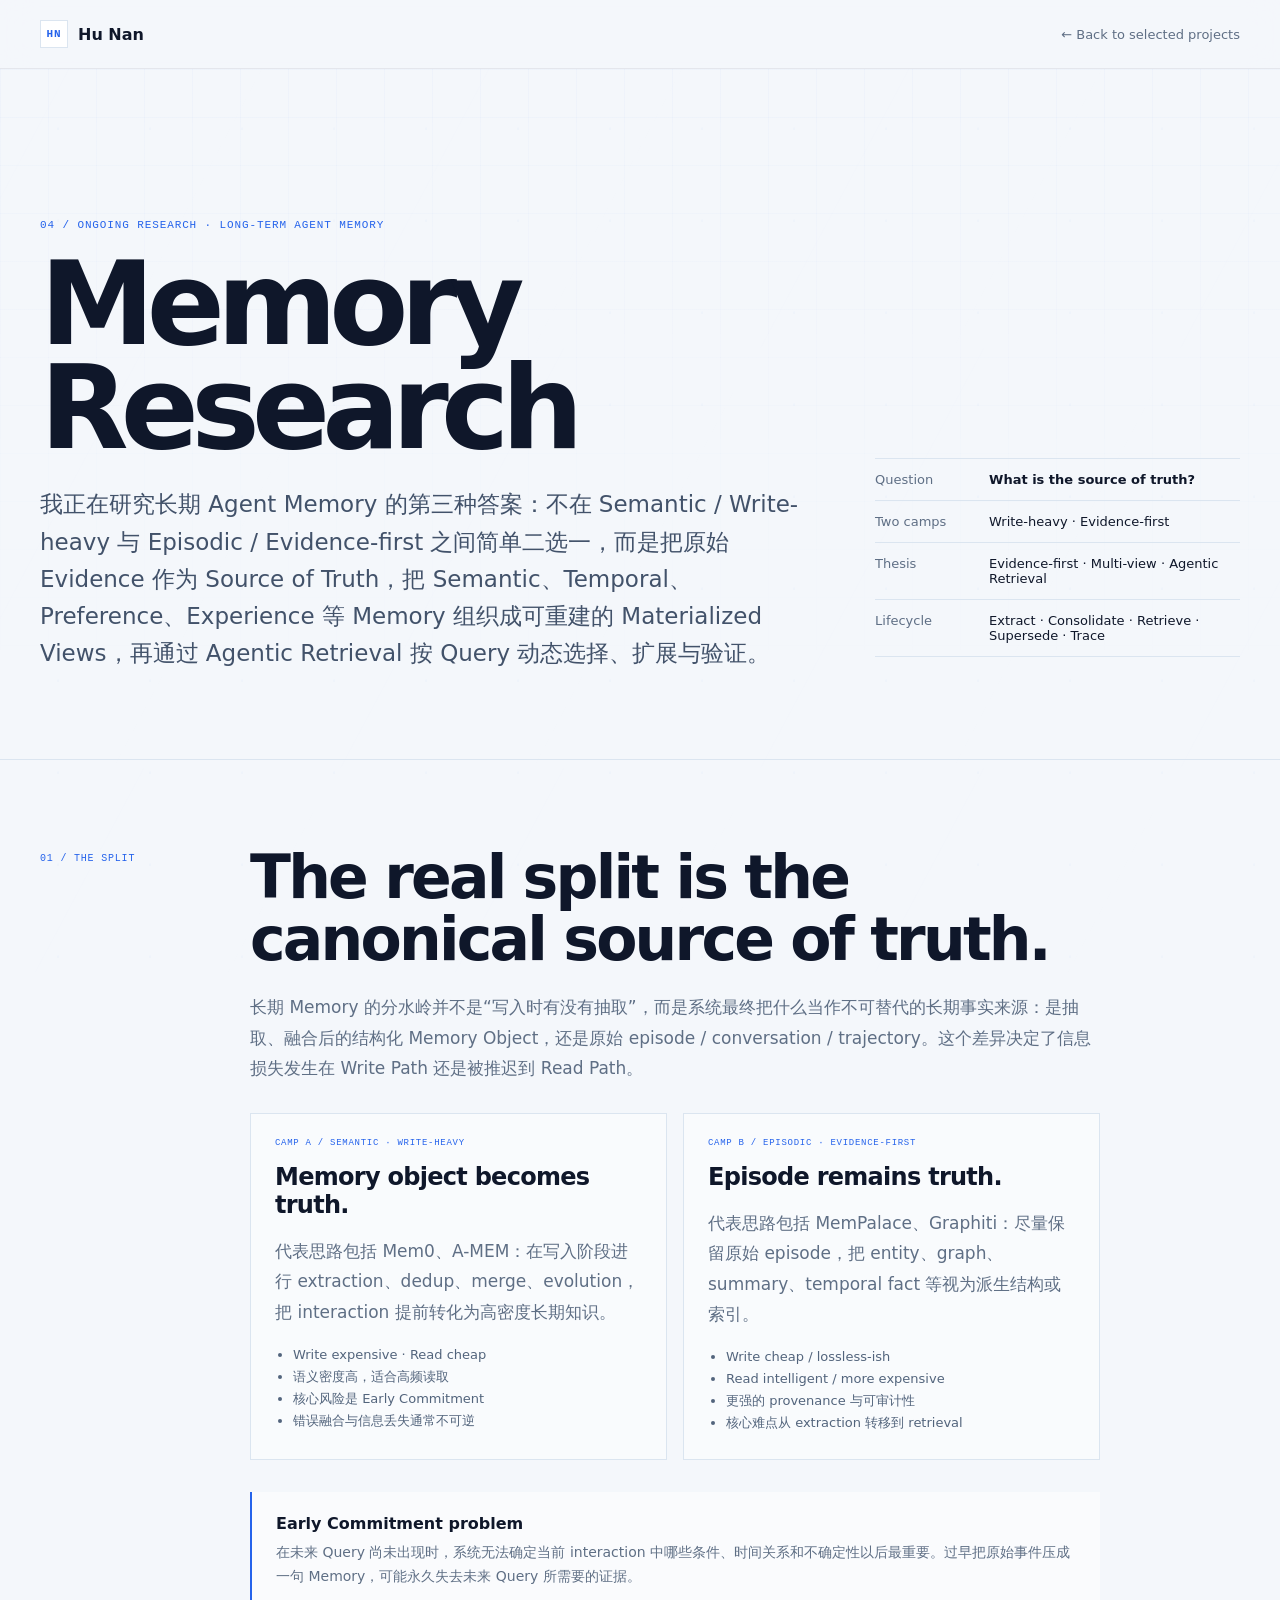
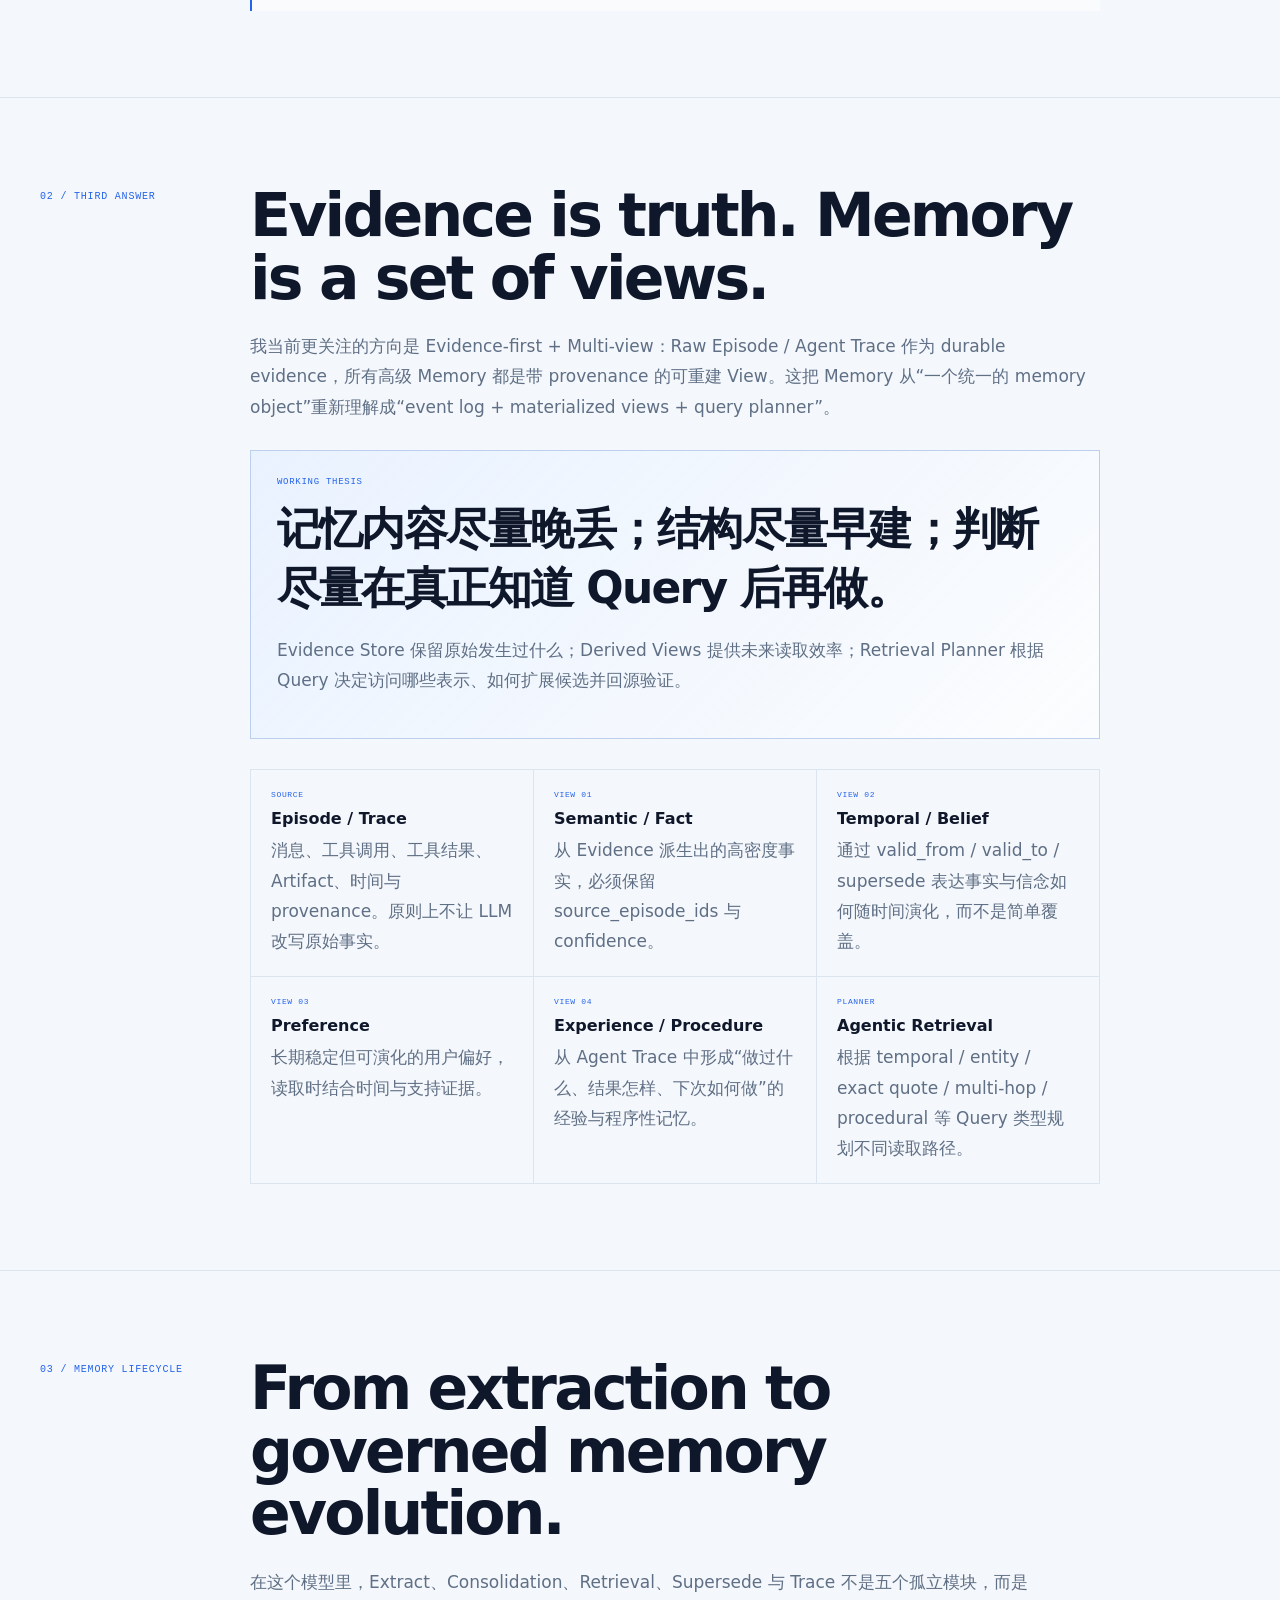
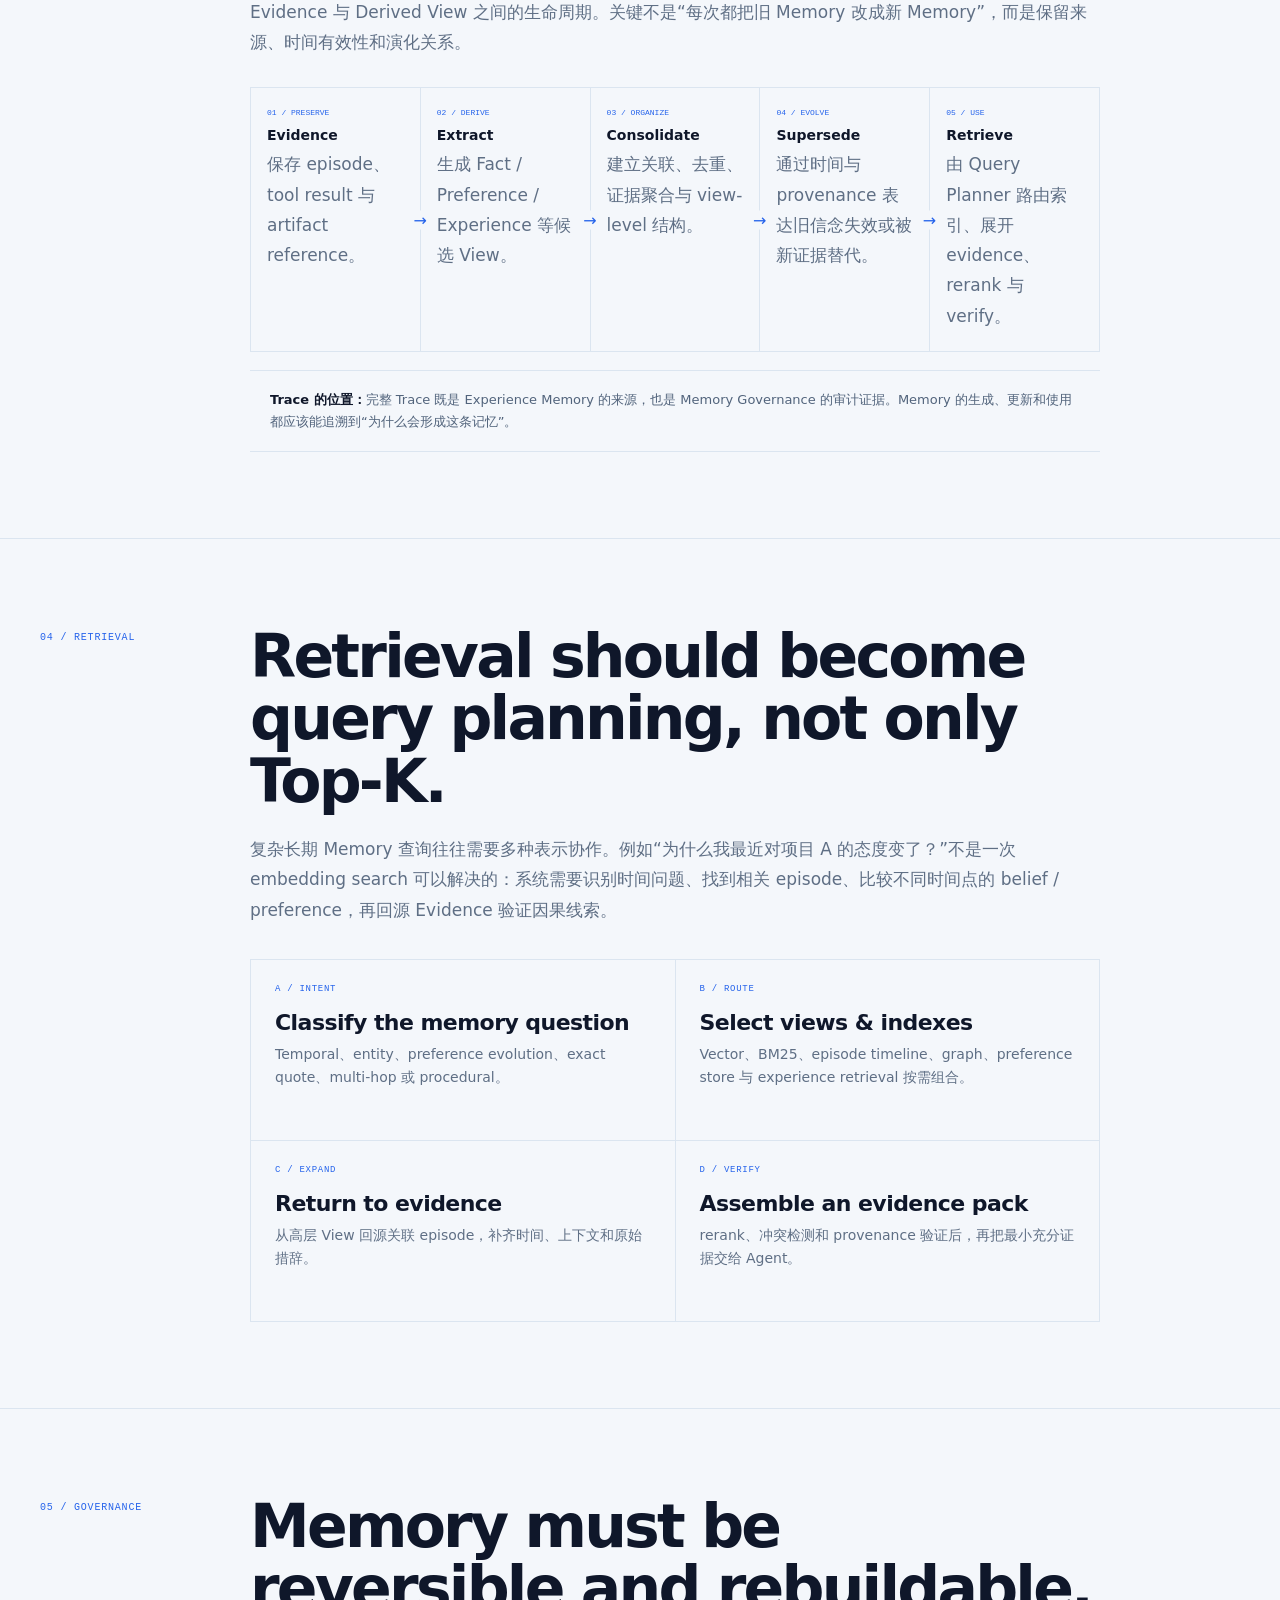
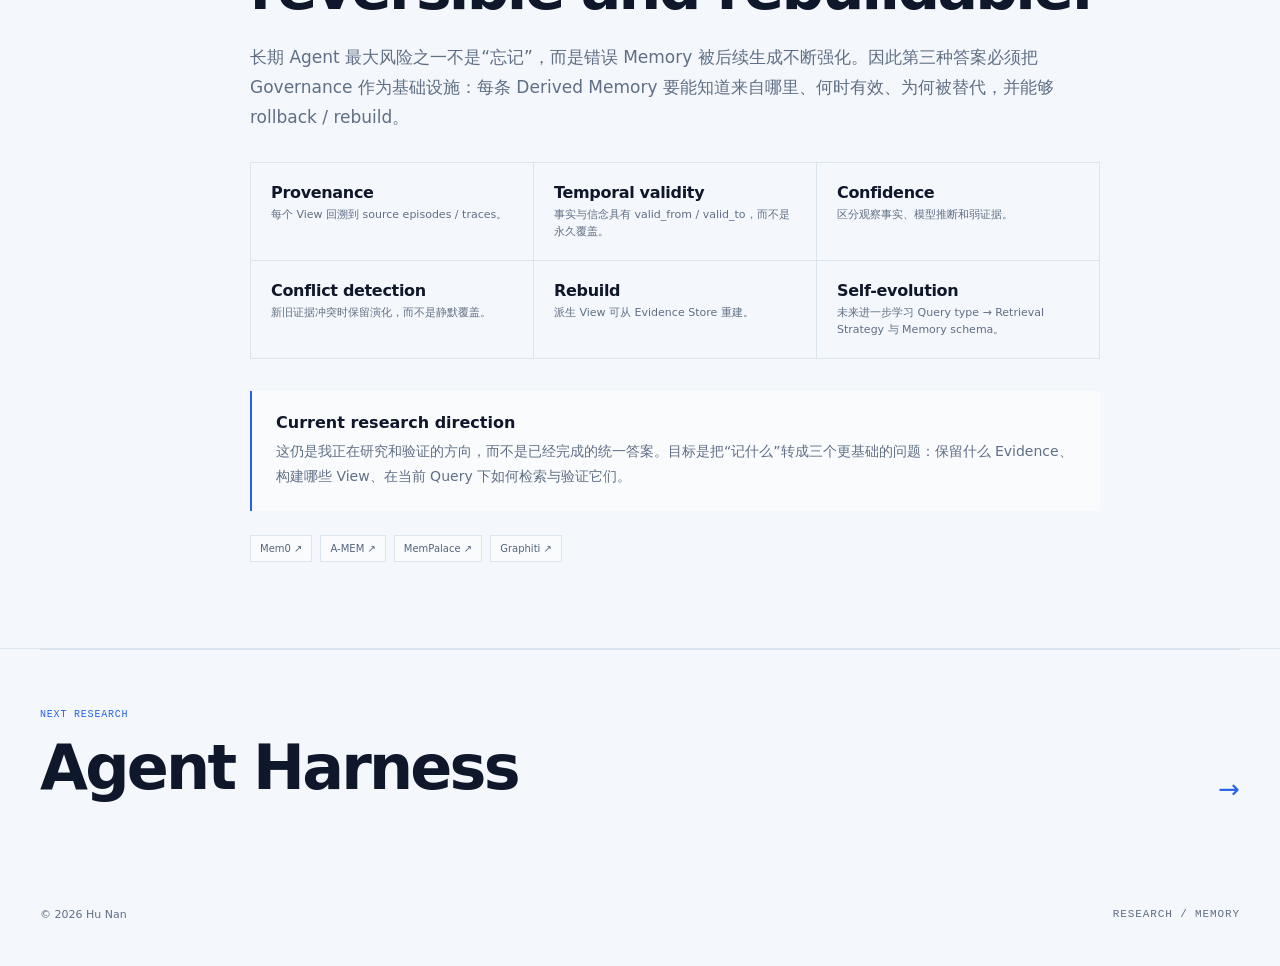
<file: projects/memory/index.html>
<!DOCTYPE html>
<html lang="zh-CN">
<head>
  <meta charset="UTF-8">
  <meta name="viewport" content="width=device-width, initial-scale=1.0">
  <meta name="description" content="Hu Nan — research on evidence-first, multi-view and agentic retrieval for long-term Agent Memory.">
  <title>Memory Research — Hu Nan</title>
  <link rel="icon" href="../../assets/favicon.svg" type="image/svg+xml">
  <link rel="stylesheet" href="../../assets/site-v2.css">
  <link rel="stylesheet" href="../../assets/project-page.css">
  <link rel="stylesheet" href="../../assets/project-detail-v2.css">
</head>
<body class="project-page-body">
  <header class="topbar project-topbar">
    <div class="container topbar-inner">
      <a class="brand" href="../../"><span class="brand-mark mono">HN</span><span>Hu Nan</span></a>
      <a class="project-back" href="../../#projects">← Back to selected projects</a>
    </div>
  </header>

  <main>
    <section class="project-hero">
      <div class="container project-hero-grid">
        <div>
          <div class="project-kicker mono">04 / Ongoing Research · Long-term Agent Memory</div>
          <h1>Memory<br>Research</h1>
          <p class="project-summary">我正在研究长期 Agent Memory 的第三种答案：不在 Semantic / Write-heavy 与 Episodic / Evidence-first 之间简单二选一，而是把原始 Evidence 作为 Source of Truth，把 Semantic、Temporal、Preference、Experience 等 Memory 组织成可重建的 Materialized Views，再通过 Agentic Retrieval 按 Query 动态选择、扩展与验证。</p>
        </div>
        <dl class="project-facts">
          <div class="project-fact"><dt>Question</dt><dd><strong>What is the source of truth?</strong></dd></div>
          <div class="project-fact"><dt>Two camps</dt><dd>Write-heavy · Evidence-first</dd></div>
          <div class="project-fact"><dt>Thesis</dt><dd>Evidence-first · Multi-view · Agentic Retrieval</dd></div>
          <div class="project-fact"><dt>Lifecycle</dt><dd>Extract · Consolidate · Retrieve · Supersede · Trace</dd></div>
        </dl>
      </div>
    </section>

    <section class="case-section">
      <div class="container case-grid">
        <div class="case-label mono">01 / The Split</div>
        <div class="case-content">
          <h2>The real split is the canonical source of truth.</h2>
          <p>长期 Memory 的分水岭并不是“写入时有没有抽取”，而是系统最终把什么当作不可替代的长期事实来源：是抽取、融合后的结构化 Memory Object，还是原始 episode / conversation / trajectory。这个差异决定了信息损失发生在 Write Path 还是被推迟到 Read Path。</p>
          <div class="memory-camps">
            <article class="memory-camp">
              <div class="mono">Camp A / Semantic · Write-heavy</div>
              <h3>Memory object becomes truth.</h3>
              <p>代表思路包括 Mem0、A-MEM：在写入阶段进行 extraction、dedup、merge、evolution，把 interaction 提前转化为高密度长期知识。</p>
              <ul><li>Write expensive · Read cheap</li><li>语义密度高，适合高频读取</li><li>核心风险是 Early Commitment</li><li>错误融合与信息丢失通常不可逆</li></ul>
            </article>
            <article class="memory-camp">
              <div class="mono">Camp B / Episodic · Evidence-first</div>
              <h3>Episode remains truth.</h3>
              <p>代表思路包括 MemPalace、Graphiti：尽量保留原始 episode，把 entity、graph、summary、temporal fact 等视为派生结构或索引。</p>
              <ul><li>Write cheap / lossless-ish</li><li>Read intelligent / more expensive</li><li>更强的 provenance 与可审计性</li><li>核心难点从 extraction 转移到 retrieval</li></ul>
            </article>
          </div>
          <div class="case-callout"><strong>Early Commitment problem</strong><p>在未来 Query 尚未出现时，系统无法确定当前 interaction 中哪些条件、时间关系和不确定性以后最重要。过早把原始事件压成一句 Memory，可能永久失去未来 Query 所需要的证据。</p></div>
        </div>
      </div>
    </section>

    <section class="case-section">
      <div class="container case-grid">
        <div class="case-label mono">02 / Third Answer</div>
        <div class="case-content">
          <h2>Evidence is truth. Memory is a set of views.</h2>
          <p>我当前更关注的方向是 Evidence-first + Multi-view：Raw Episode / Agent Trace 作为 durable evidence，所有高级 Memory 都是带 provenance 的可重建 View。这把 Memory 从“一个统一的 memory object”重新理解成“event log + materialized views + query planner”。</p>
          <div class="memory-thesis">
            <div class="mono">Working thesis</div>
            <h3>记忆内容尽量晚丢；结构尽量早建；判断尽量在真正知道 Query 后再做。</h3>
            <p>Evidence Store 保留原始发生过什么；Derived Views 提供未来读取效率；Retrieval Planner 根据 Query 决定访问哪些表示、如何扩展候选并回源验证。</p>
          </div>
          <div class="memory-view-grid">
            <article><div class="mono">Source</div><strong>Episode / Trace</strong><p>消息、工具调用、工具结果、Artifact、时间与 provenance。原则上不让 LLM 改写原始事实。</p></article>
            <article><div class="mono">View 01</div><strong>Semantic / Fact</strong><p>从 Evidence 派生出的高密度事实，必须保留 source_episode_ids 与 confidence。</p></article>
            <article><div class="mono">View 02</div><strong>Temporal / Belief</strong><p>通过 valid_from / valid_to / supersede 表达事实与信念如何随时间演化，而不是简单覆盖。</p></article>
            <article><div class="mono">View 03</div><strong>Preference</strong><p>长期稳定但可演化的用户偏好，读取时结合时间与支持证据。</p></article>
            <article><div class="mono">View 04</div><strong>Experience / Procedure</strong><p>从 Agent Trace 中形成“做过什么、结果怎样、下次如何做”的经验与程序性记忆。</p></article>
            <article><div class="mono">Planner</div><strong>Agentic Retrieval</strong><p>根据 temporal / entity / exact quote / multi-hop / procedural 等 Query 类型规划不同读取路径。</p></article>
          </div>
        </div>
      </div>
    </section>

    <section class="case-section">
      <div class="container case-grid">
        <div class="case-label mono">03 / Memory Lifecycle</div>
        <div class="case-content">
          <h2>From extraction to governed memory evolution.</h2>
          <p>在这个模型里，Extract、Consolidation、Retrieval、Supersede 与 Trace 不是五个孤立模块，而是 Evidence 与 Derived View 之间的生命周期。关键不是“每次都把旧 Memory 改成新 Memory”，而是保留来源、时间有效性和演化关系。</p>
          <div class="memory-pipeline">
            <div><small>01 / Preserve</small><strong>Evidence</strong><p>保存 episode、tool result 与 artifact reference。</p></div>
            <div><small>02 / Derive</small><strong>Extract</strong><p>生成 Fact / Preference / Experience 等候选 View。</p></div>
            <div><small>03 / Organize</small><strong>Consolidate</strong><p>建立关联、去重、证据聚合与 view-level 结构。</p></div>
            <div><small>04 / Evolve</small><strong>Supersede</strong><p>通过时间与 provenance 表达旧信念失效或被新证据替代。</p></div>
            <div><small>05 / Use</small><strong>Retrieve</strong><p>由 Query Planner 路由索引、展开 evidence、rerank 与 verify。</p></div>
          </div>
          <div class="case-visual-note"><strong>Trace 的位置：</strong>完整 Trace 既是 Experience Memory 的来源，也是 Memory Governance 的审计证据。Memory 的生成、更新和使用都应该能追溯到“为什么会形成这条记忆”。</div>
        </div>
      </div>
    </section>

    <section class="case-section">
      <div class="container case-grid">
        <div class="case-label mono">04 / Retrieval</div>
        <div class="case-content">
          <h2>Retrieval should become query planning, not only Top-K.</h2>
          <p>复杂长期 Memory 查询往往需要多种表示协作。例如“为什么我最近对项目 A 的态度变了？”不是一次 embedding search 可以解决的：系统需要识别时间问题、找到相关 episode、比较不同时间点的 belief / preference，再回源 Evidence 验证因果线索。</p>
          <div class="case-outline">
            <article><div class="mono">A / Intent</div><h3>Classify the memory question</h3><p>Temporal、entity、preference evolution、exact quote、multi-hop 或 procedural。</p></article>
            <article><div class="mono">B / Route</div><h3>Select views & indexes</h3><p>Vector、BM25、episode timeline、graph、preference store 与 experience retrieval 按需组合。</p></article>
            <article><div class="mono">C / Expand</div><h3>Return to evidence</h3><p>从高层 View 回源关联 episode，补齐时间、上下文和原始措辞。</p></article>
            <article><div class="mono">D / Verify</div><h3>Assemble an evidence pack</h3><p>rerank、冲突检测和 provenance 验证后，再把最小充分证据交给 Agent。</p></article>
          </div>
        </div>
      </div>
    </section>

    <section class="case-section">
      <div class="container case-grid">
        <div class="case-label mono">05 / Governance</div>
        <div class="case-content">
          <h2>Memory must be reversible and rebuildable.</h2>
          <p>长期 Agent 最大风险之一不是“忘记”，而是错误 Memory 被后续生成不断强化。因此第三种答案必须把 Governance 作为基础设施：每条 Derived Memory 要能知道来自哪里、何时有效、为何被替代，并能够 rollback / rebuild。</p>
          <div class="metric-grid">
            <div><strong>Provenance</strong><span>每个 View 回溯到 source episodes / traces。</span></div>
            <div><strong>Temporal validity</strong><span>事实与信念具有 valid_from / valid_to，而不是永久覆盖。</span></div>
            <div><strong>Confidence</strong><span>区分观察事实、模型推断和弱证据。</span></div>
            <div><strong>Conflict detection</strong><span>新旧证据冲突时保留演化，而不是静默覆盖。</span></div>
            <div><strong>Rebuild</strong><span>派生 View 可从 Evidence Store 重建。</span></div>
            <div><strong>Self-evolution</strong><span>未来进一步学习 Query type → Retrieval Strategy 与 Memory schema。</span></div>
          </div>
          <div class="case-callout"><strong>Current research direction</strong><p>这仍是我正在研究和验证的方向，而不是已经完成的统一答案。目标是把“记什么”转成三个更基础的问题：保留什么 Evidence、构建哪些 View、在当前 Query 下如何检索与验证它们。</p></div>
          <div class="reference-links"><a href="https://github.com/mem0ai/mem0" target="_blank" rel="noreferrer">Mem0 ↗</a><a href="https://github.com/agiresearch/A-mem" target="_blank" rel="noreferrer">A-MEM ↗</a><a href="https://github.com/MemPalace/mempalace" target="_blank" rel="noreferrer">MemPalace ↗</a><a href="https://github.com/getzep/graphiti" target="_blank" rel="noreferrer">Graphiti ↗</a></div>
        </div>
      </div>
    </section>
  </main>

  <div class="container"><a class="project-next" href="../agent-harness/"><span><span class="mono">Next research</span><strong>Agent Harness</strong></span><span>→</span></a></div>
  <footer class="footer"><div class="container footer-inner"><span>© 2026 Hu Nan</span><span class="mono">Research / Memory</span></div></footer>
</body>
</html>
</file>
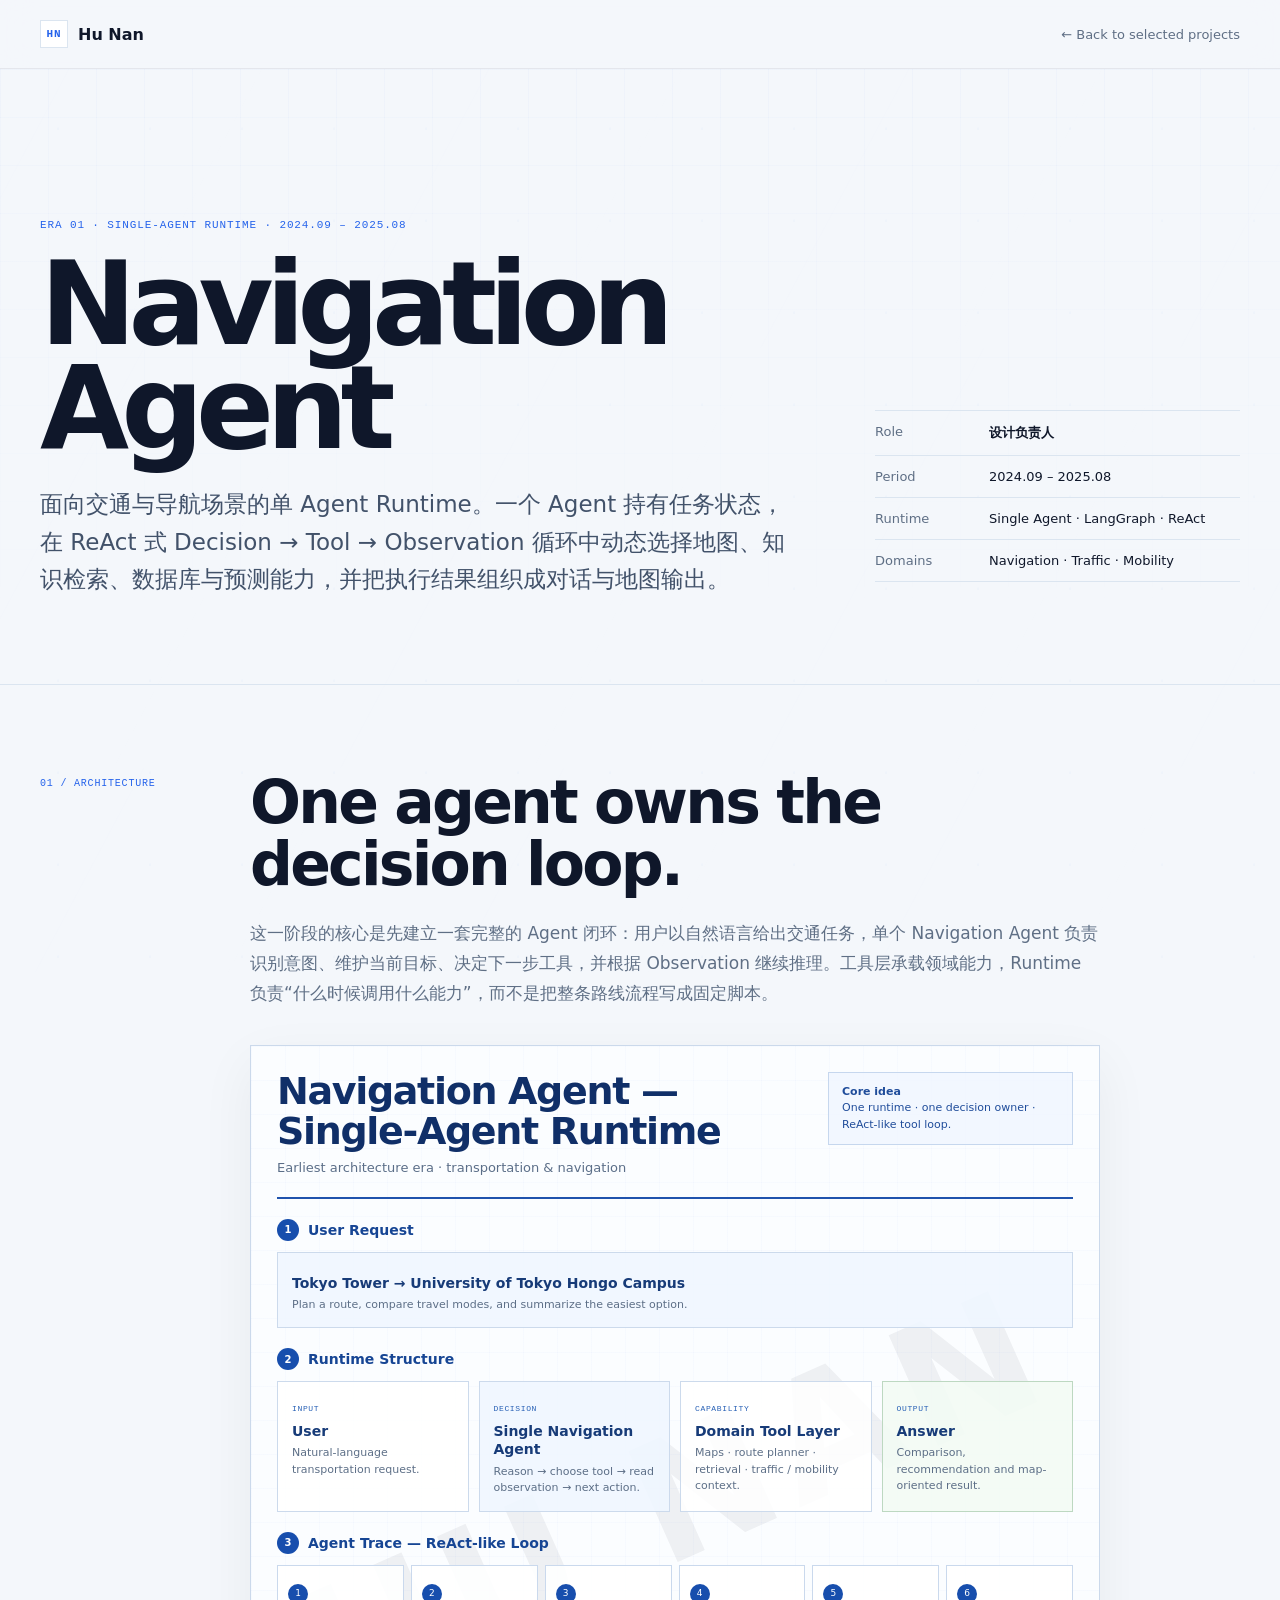
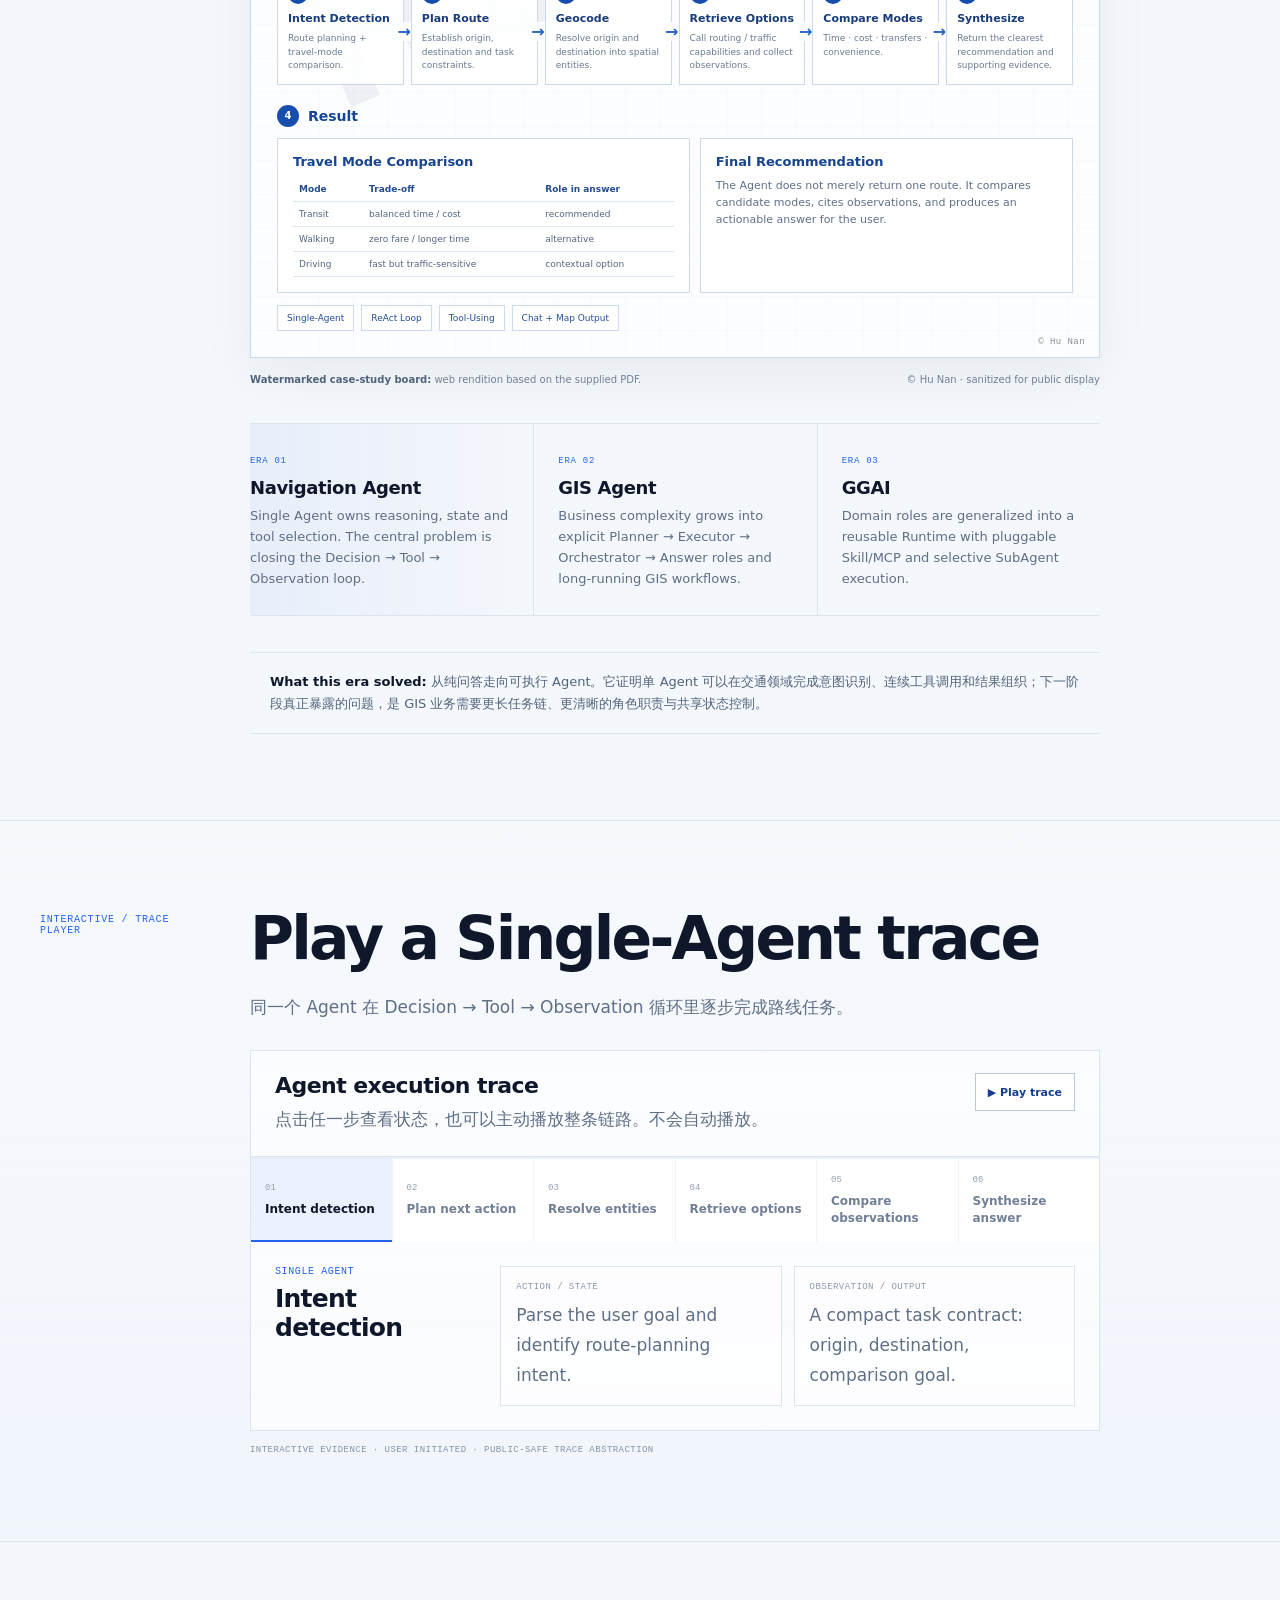
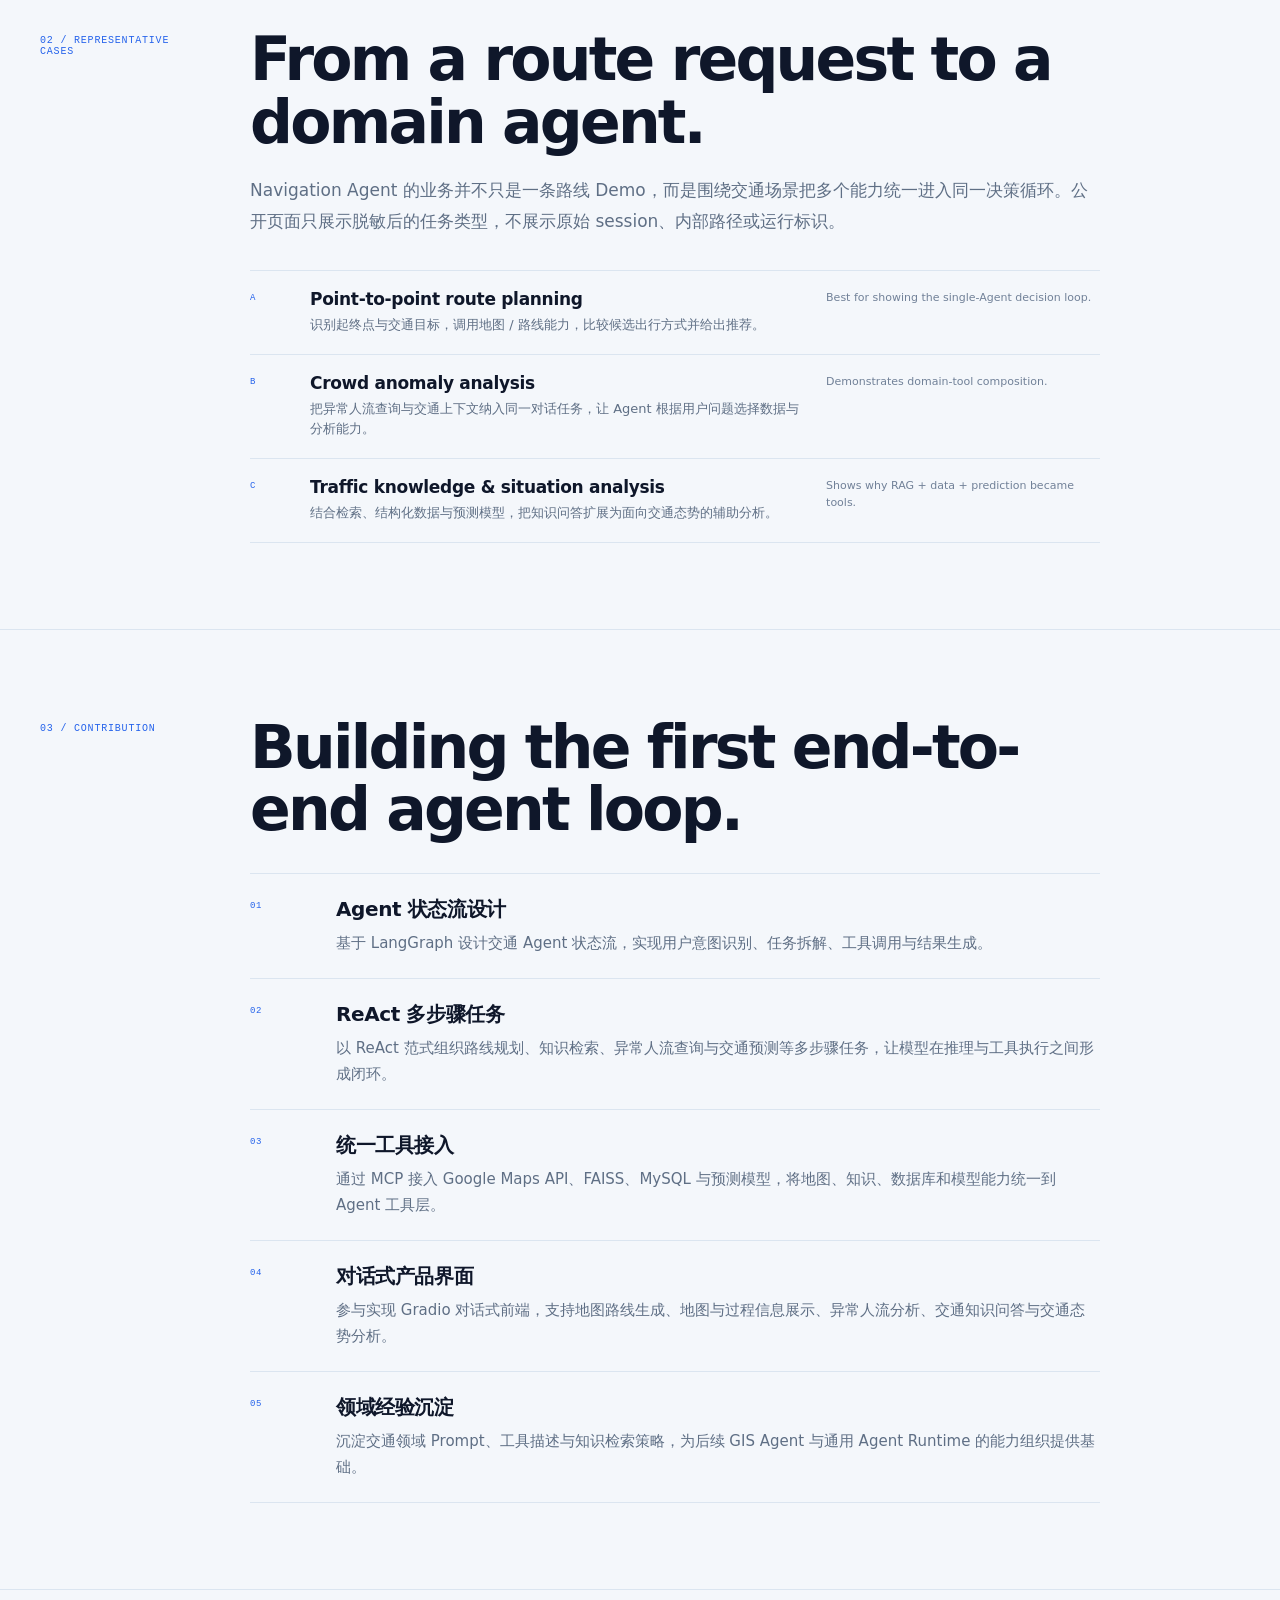
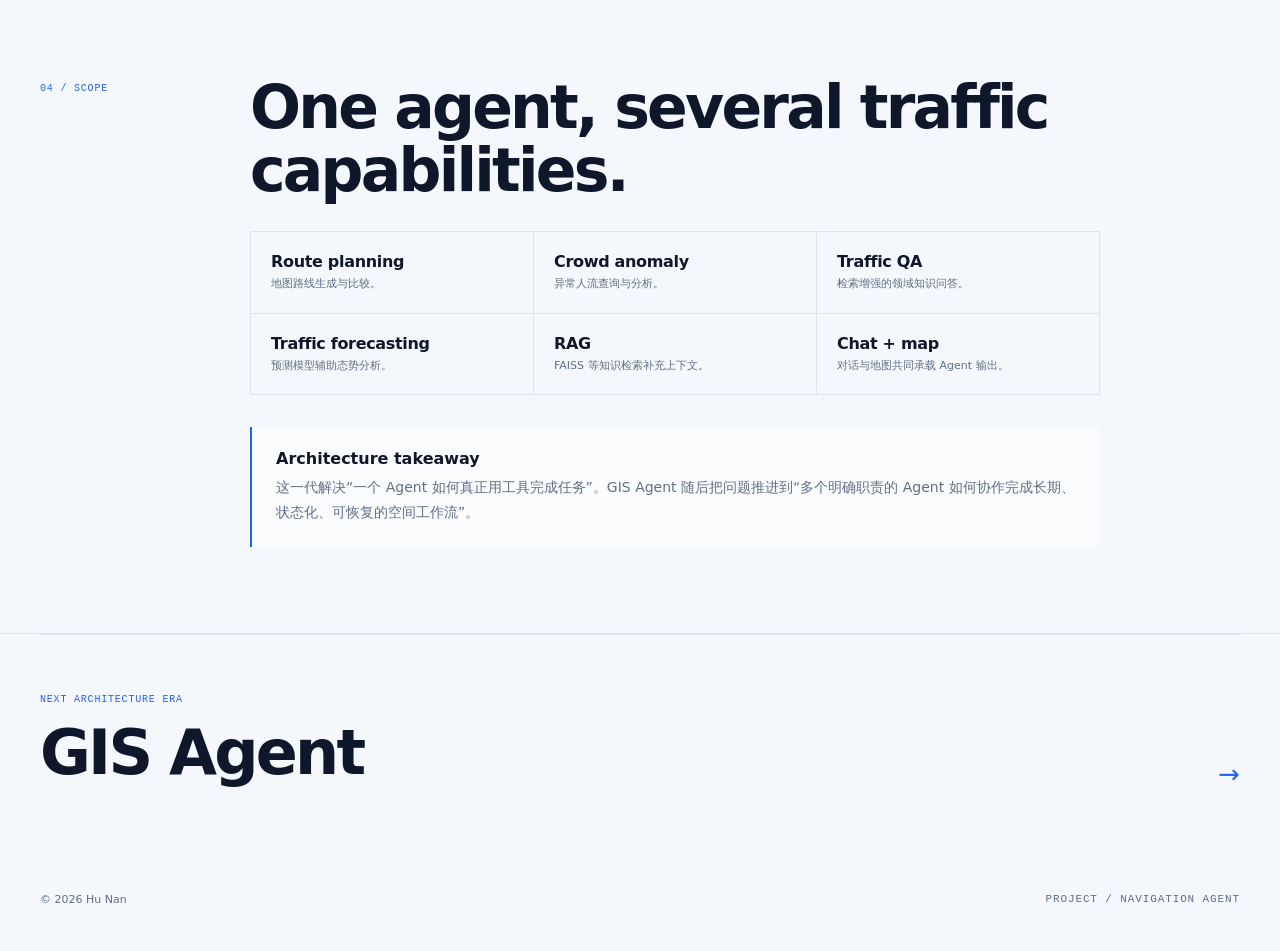
<file: projects/navigation-agent/index.html>
<!DOCTYPE html>
<html lang="zh-CN">
<head>
  <meta charset="UTF-8">
  <meta name="viewport" content="width=device-width, initial-scale=1.0">
  <meta name="description" content="Hu Nan — Navigation Agent: single-agent runtime for route planning, mobility analysis and traffic tasks.">
  <title>Navigation Agent — Hu Nan</title>
  <link rel="icon" href="../../assets/favicon.svg" type="image/svg+xml">
  <link rel="stylesheet" href="../../assets/site-v2.css">
  <link rel="stylesheet" href="../../assets/project-page.css">
  <link rel="stylesheet" href="../../assets/project-detail-v2.css">
  <link rel="stylesheet" href="../../assets/project-story-v5.css">
</head>
<body class="project-page-body">
  <header class="topbar project-topbar">
    <div class="container topbar-inner">
      <a class="brand" href="../../"><span class="brand-mark mono">HN</span><span>Hu Nan</span></a>
      <a class="project-back" href="../../#projects">← Back to selected projects</a>
    </div>
  </header>

  <main>
    <section class="project-hero">
      <div class="container project-hero-grid">
        <div>
          <div class="project-kicker mono">Era 01 · Single-Agent Runtime · 2024.09 – 2025.08</div>
          <h1>Navigation<br>Agent</h1>
          <p class="project-summary">面向交通与导航场景的单 Agent Runtime。一个 Agent 持有任务状态，在 ReAct 式 Decision → Tool → Observation 循环中动态选择地图、知识检索、数据库与预测能力，并把执行结果组织成对话与地图输出。</p>
        </div>
        <dl class="project-facts">
          <div class="project-fact"><dt>Role</dt><dd><strong>设计负责人</strong></dd></div>
          <div class="project-fact"><dt>Period</dt><dd>2024.09 – 2025.08</dd></div>
          <div class="project-fact"><dt>Runtime</dt><dd>Single Agent · LangGraph · ReAct</dd></div>
          <div class="project-fact"><dt>Domains</dt><dd>Navigation · Traffic · Mobility</dd></div>
        </dl>
      </div>
    </section>

    <section class="case-section">
      <div class="container case-grid">
        <div class="case-label mono">01 / Architecture</div>
        <div class="case-content">
          <h2>One agent owns the decision loop.</h2>
          <p>这一阶段的核心是先建立一套完整的 Agent 闭环：用户以自然语言给出交通任务，单个 Navigation Agent 负责识别意图、维护当前目标、决定下一步工具，并根据 Observation 继续推理。工具层承载领域能力，Runtime 负责“什么时候调用什么能力”，而不是把整条路线流程写成固定脚本。</p>

          <div class="case-board" aria-label="Navigation Agent watermarked case-study board">
            <div class="case-board-head">
              <div><h3>Navigation Agent — Single-Agent Runtime</h3><p>Earliest architecture era · transportation &amp; navigation</p></div>
              <div class="case-board-badge"><strong>Core idea</strong><br>One runtime · one decision owner · ReAct-like tool loop.</div>
            </div>
            <div class="board-section"><div class="board-title"><span class="num">1</span>User Request</div><div class="board-card blue"><strong>Tokyo Tower → University of Tokyo Hongo Campus</strong><p>Plan a route, compare travel modes, and summarize the easiest option.</p></div></div>
            <div class="board-section"><div class="board-title"><span class="num">2</span>Runtime Structure</div><div class="board-grid cols-4"><div class="board-card"><span class="mono">Input</span><strong>User</strong><p>Natural-language transportation request.</p></div><div class="board-card blue"><span class="mono">Decision</span><strong>Single Navigation Agent</strong><p>Reason → choose tool → read observation → next action.</p></div><div class="board-card"><span class="mono">Capability</span><strong>Domain Tool Layer</strong><p>Maps · route planner · retrieval · traffic / mobility context.</p></div><div class="board-card green"><span class="mono">Output</span><strong>Answer</strong><p>Comparison, recommendation and map-oriented result.</p></div></div></div>
            <div class="board-section"><div class="board-title"><span class="num">3</span>Agent Trace — ReAct-like Loop</div><div class="board-flow" style="--steps:6"><div class="board-step"><span class="step-no">1</span><strong>Intent Detection</strong><span>Route planning + travel-mode comparison.</span></div><div class="board-step"><span class="step-no">2</span><strong>Plan Route</strong><span>Establish origin, destination and task constraints.</span></div><div class="board-step"><span class="step-no">3</span><strong>Geocode</strong><span>Resolve origin and destination into spatial entities.</span></div><div class="board-step"><span class="step-no">4</span><strong>Retrieve Options</strong><span>Call routing / traffic capabilities and collect observations.</span></div><div class="board-step"><span class="step-no">5</span><strong>Compare Modes</strong><span>Time · cost · transfers · convenience.</span></div><div class="board-step"><span class="step-no">6</span><strong>Synthesize</strong><span>Return the clearest recommendation and supporting evidence.</span></div></div></div>
            <div class="board-section"><div class="board-title"><span class="num">4</span>Result</div><div class="board-result"><div class="board-result-panel"><h4>Travel Mode Comparison</h4><table class="board-table"><thead><tr><th>Mode</th><th>Trade-off</th><th>Role in answer</th></tr></thead><tbody><tr><td>Transit</td><td>balanced time / cost</td><td>recommended</td></tr><tr><td>Walking</td><td>zero fare / longer time</td><td>alternative</td></tr><tr><td>Driving</td><td>fast but traffic-sensitive</td><td>contextual option</td></tr></tbody></table></div><div class="board-result-panel"><h4>Final Recommendation</h4><p>The Agent does not merely return one route. It compares candidate modes, cites observations, and produces an actionable answer for the user.</p></div></div><div class="board-takeaways"><span>Single-Agent</span><span>ReAct Loop</span><span>Tool-Using</span><span>Chat + Map Output</span></div></div>
          </div>
          <div class="case-evidence-note"><span><strong>Watermarked case-study board:</strong> web rendition based on the supplied PDF.</span><span>© Hu Nan · sanitized for public display</span></div>

          <div class="story-evolution" aria-label="Agent architecture evolution">
            <article class="story-era active"><span class="mono">Era 01</span><strong>Navigation Agent</strong><p>Single Agent owns reasoning, state and tool selection. The central problem is closing the Decision → Tool → Observation loop.</p></article>
            <article class="story-era"><span class="mono">Era 02</span><strong>GIS Agent</strong><p>Business complexity grows into explicit Planner → Executor → Orchestrator → Answer roles and long-running GIS workflows.</p></article>
            <article class="story-era"><span class="mono">Era 03</span><strong>GGAI</strong><p>Domain roles are generalized into a reusable Runtime with pluggable Skill/MCP and selective SubAgent execution.</p></article>
          </div>
          <div class="case-visual-note"><strong>What this era solved:</strong> 从纯问答走向可执行 Agent。它证明单 Agent 可以在交通领域完成意图识别、连续工具调用和结果组织；下一阶段真正暴露的问题，是 GIS 业务需要更长任务链、更清晰的角色职责与共享状态控制。</div>
        </div>
      </div>
    </section>

    <section class="case-section">
      <div class="container case-grid">
        <div class="case-label mono">02 / Representative Cases</div>
        <div class="case-content">
          <h2>From a route request to a domain agent.</h2>
          <p>Navigation Agent 的业务并不只是一条路线 Demo，而是围绕交通场景把多个能力统一进入同一决策循环。公开页面只展示脱敏后的任务类型，不展示原始 session、内部路径或运行标识。</p>
          <div class="representative-cases">
            <article class="representative-case"><span class="mono">A</span><div><h4>Point-to-point route planning</h4><p>识别起终点与交通目标，调用地图 / 路线能力，比较候选出行方式并给出推荐。</p></div><aside>Best for showing the single-Agent decision loop.</aside></article>
            <article class="representative-case"><span class="mono">B</span><div><h4>Crowd anomaly analysis</h4><p>把异常人流查询与交通上下文纳入同一对话任务，让 Agent 根据用户问题选择数据与分析能力。</p></div><aside>Demonstrates domain-tool composition.</aside></article>
            <article class="representative-case"><span class="mono">C</span><div><h4>Traffic knowledge &amp; situation analysis</h4><p>结合检索、结构化数据与预测模型，把知识问答扩展为面向交通态势的辅助分析。</p></div><aside>Shows why RAG + data + prediction became tools.</aside></article>
          </div>
        </div>
      </div>
    </section>

    <section class="case-section">
      <div class="container case-grid">
        <div class="case-label mono">03 / Contribution</div>
        <div class="case-content">
          <h2>Building the first end-to-end agent loop.</h2>
          <ul class="contribution-list">
            <li><span class="mono">01</span><div><h3>Agent 状态流设计</h3><p>基于 LangGraph 设计交通 Agent 状态流，实现用户意图识别、任务拆解、工具调用与结果生成。</p></div></li>
            <li><span class="mono">02</span><div><h3>ReAct 多步骤任务</h3><p>以 ReAct 范式组织路线规划、知识检索、异常人流查询与交通预测等多步骤任务，让模型在推理与工具执行之间形成闭环。</p></div></li>
            <li><span class="mono">03</span><div><h3>统一工具接入</h3><p>通过 MCP 接入 Google Maps API、FAISS、MySQL 与预测模型，将地图、知识、数据库和模型能力统一到 Agent 工具层。</p></div></li>
            <li><span class="mono">04</span><div><h3>对话式产品界面</h3><p>参与实现 Gradio 对话式前端，支持地图路线生成、地图与过程信息展示、异常人流分析、交通知识问答与交通态势分析。</p></div></li>
            <li><span class="mono">05</span><div><h3>领域经验沉淀</h3><p>沉淀交通领域 Prompt、工具描述与知识检索策略，为后续 GIS Agent 与通用 Agent Runtime 的能力组织提供基础。</p></div></li>
          </ul>
        </div>
      </div>
    </section>

    <section class="case-section">
      <div class="container case-grid">
        <div class="case-label mono">04 / Scope</div>
        <div class="case-content">
          <h2>One agent, several traffic capabilities.</h2>
          <div class="metric-grid">
            <div><strong>Route planning</strong><span>地图路线生成与比较。</span></div><div><strong>Crowd anomaly</strong><span>异常人流查询与分析。</span></div><div><strong>Traffic QA</strong><span>检索增强的领域知识问答。</span></div><div><strong>Traffic forecasting</strong><span>预测模型辅助态势分析。</span></div><div><strong>RAG</strong><span>FAISS 等知识检索补充上下文。</span></div><div><strong>Chat + map</strong><span>对话与地图共同承载 Agent 输出。</span></div>
          </div>
          <div class="case-callout"><strong>Architecture takeaway</strong><p>这一代解决“一个 Agent 如何真正用工具完成任务”。GIS Agent 随后把问题推进到“多个明确职责的 Agent 如何协作完成长期、状态化、可恢复的空间工作流”。</p></div>
        </div>
      </div>
    </section>
  </main>

  <div class="container"><a class="project-next" href="../gis-agent/"><span><span class="mono">Next architecture era</span><strong>GIS Agent</strong></span><span>→</span></a></div>
  <footer class="footer"><div class="container footer-inner"><span>© 2026 Hu Nan</span><span class="mono">Project / Navigation Agent</span></div></footer>
  <script src="../../assets/project-interaction-v6.js" defer></script>
</body>
</html>
</file>
<file: assets/site-v2.css>
:root {
  --paper: #f4f7fb;
  --paper-strong: #ffffff;
  --ink: #0f172a;
  --muted: #5f6f85;
  --line: #dbe5f0;
  --blue: #2563eb;
  --blue-deep: #163d8f;
  --blue-soft: #7da8ff;
  --night: #06101f;
  --night-2: #0b1628;
  --night-line: rgba(125, 168, 255, .22);
  --night-text: #edf4ff;
  --content: 1200px;
  --scroll-progress: 0;
}

* { box-sizing: border-box; }
html { scroll-behavior: smooth; }
body {
  margin: 0;
  color: var(--ink);
  background: var(--paper);
  font-family: Inter, ui-sans-serif, system-ui, -apple-system, BlinkMacSystemFont, "Segoe UI", sans-serif;
  -webkit-font-smoothing: antialiased;
  text-rendering: optimizeLegibility;
}
button, a { font: inherit; }
a { color: inherit; }
::selection { background: #cfe0ff; color: var(--ink); }

.site-shell { min-height: 100vh; overflow: clip; }
.container { width: min(calc(100% - 48px), var(--content)); margin: 0 auto; }
.kicker, .eyebrow, .mono {
  font-family: "IBM Plex Mono", "SFMono-Regular", Consolas, monospace;
  letter-spacing: .08em;
  text-transform: uppercase;
}

.topbar {
  position: fixed;
  inset: 0 0 auto;
  z-index: 50;
  background: color-mix(in srgb, var(--paper) 90%, transparent);
  backdrop-filter: blur(16px);
  border-bottom: 1px solid rgba(15, 23, 42, .07);
}
.topbar::after {
  content: "";
  position: absolute;
  left: 0;
  right: 0;
  bottom: -1px;
  height: 1px;
  background: var(--blue);
  transform-origin: left center;
  transform: scaleX(var(--scroll-progress));
  pointer-events: none;
}
.topbar-inner {
  height: 68px;
  display: grid;
  grid-template-columns: 1fr auto 1fr;
  align-items: center;
  gap: 24px;
}
.brand {
  display: inline-flex;
  align-items: center;
  gap: 10px;
  text-decoration: none;
  font-weight: 700;
}
.brand-mark {
  width: 28px;
  aspect-ratio: 1;
  display: grid;
  place-items: center;
  border: 1px solid var(--line);
  background: var(--paper-strong);
  color: var(--blue);
  font-size: 11px;
}
.nav { display: flex; align-items: center; gap: 24px; }
.nav a, .topbar-actions a {
  position: relative;
  text-decoration: none;
  color: var(--muted);
  font-size: 13px;
  transition: color .2s ease;
}
.nav a:hover, .topbar-actions a:hover, .nav a[aria-current="page"] { color: var(--ink); }
.nav a[aria-current="page"]::after {
  content: "";
  position: absolute;
  left: 50%;
  bottom: -10px;
  width: 4px;
  height: 4px;
  border-radius: 50%;
  background: var(--blue);
  transform: translateX(-50%);
}
.topbar-actions { justify-self: end; display: flex; align-items: center; gap: 16px; }
.nav-cta {
  padding: 8px 11px;
  border: 1px solid var(--line);
  background: var(--paper-strong);
}

.hero {
  min-height: 100svh;
  display: grid;
  align-items: center;
  padding: 120px 0 72px;
  position: relative;
}
.hero::before {
  content: "";
  position: absolute;
  inset: 0;
  pointer-events: none;
  background:
    linear-gradient(rgba(37, 99, 235, .028) 1px, transparent 1px),
    linear-gradient(90deg, rgba(37, 99, 235, .028) 1px, transparent 1px);
  background-size: 44px 44px;
  mask-image: linear-gradient(to bottom, black 0 68%, transparent 100%);
}
.hero-grid {
  display: grid;
  grid-template-columns: minmax(0, 1.08fr) minmax(380px, .92fr);
  gap: clamp(48px, 8vw, 120px);
  align-items: center;
  position: relative;
  z-index: 1;
}
.hero .kicker { color: var(--blue); font-size: 11px; }
.hero h1 {
  margin: 22px 0 26px;
  font-size: clamp(58px, 8.2vw, 116px);
  line-height: .88;
  letter-spacing: -.072em;
  font-weight: 690;
}
.hero h1 span { display: block; color: var(--blue-deep); }
.hero-lede {
  max-width: 680px;
  margin: 0;
  color: #334155;
  font-size: clamp(18px, 2vw, 24px);
  line-height: 1.5;
  letter-spacing: -.02em;
}
.hero-meta {
  margin-top: 32px;
  display: flex;
  flex-wrap: wrap;
  gap: 10px 18px;
  color: var(--muted);
  font-size: 13px;
}
.hero-meta span { display: inline-flex; align-items: center; gap: 8px; }
.hero-meta span::before { content: ""; width: 4px; height: 4px; border-radius: 50%; background: var(--blue-soft); }
.hero-actions { margin-top: 34px; display: flex; flex-wrap: wrap; gap: 10px; }
.button {
  display: inline-flex;
  align-items: center;
  justify-content: center;
  gap: 10px;
  min-height: 44px;
  padding: 0 16px;
  border: 1px solid var(--line);
  background: var(--paper-strong);
  text-decoration: none;
  font-weight: 630;
  font-size: 13px;
  transition: transform .18s ease, border-color .18s ease, background .18s ease, color .18s ease;
}
.button:hover { transform: translateY(-2px); border-color: #b7c7da; }
.button.primary { background: var(--ink); color: white; border-color: var(--ink); }
.button.primary:hover { background: var(--blue-deep); border-color: var(--blue-deep); }

.spatial-card {
  min-height: 500px;
  position: relative;
  overflow: hidden;
  border: 1px solid var(--line);
  background:
    radial-gradient(circle at 72% 24%, rgba(125, 168, 255, .22), transparent 31%),
    linear-gradient(150deg, #fff, #eef4fc 68%, #e7effa);
  box-shadow: 0 18px 50px rgba(15,23,42,.055);
}
#spatial-field { width: 100%; height: 100%; position: absolute; inset: 0; }
.spatial-label {
  position: absolute;
  inset: auto 22px 20px;
  display: flex;
  align-items: end;
  justify-content: space-between;
  gap: 24px;
  color: #52647c;
  font-size: 11px;
}
.spatial-label strong { color: var(--ink); font-size: 13px; }

.section { padding: 108px 0; border-top: 1px solid var(--line); }
.section-head {
  display: grid;
  grid-template-columns: 170px 1fr;
  gap: 40px;
  margin-bottom: 60px;
}
.section-number { color: var(--blue); font-size: 11px; padding-top: 8px; }
.section-title {
  margin: 0;
  font-size: clamp(38px, 5.4vw, 68px);
  line-height: 1.02;
  letter-spacing: -.052em;
  font-weight: 650;
}
.section-intro {
  max-width: 780px;
  margin: 22px 0 0;
  color: var(--muted);
  font-size: 17px;
  line-height: 1.72;
}

.profile-grid { display: grid; grid-template-columns: 1.08fr .92fr; gap: 56px; }
.editorial-card {
  padding: 26px 0 0;
  border-top: 1px solid var(--line);
  background: transparent;
}
.editorial-card .eyebrow { color: var(--blue); font-size: 10px; margin-bottom: 20px; }
.editorial-card p { margin: 0; color: #334155; font-size: 18px; line-height: 1.78; }
.focus-list { margin: 0; padding: 0; list-style: none; }
.focus-list li {
  display: flex;
  justify-content: space-between;
  gap: 20px;
  padding: 14px 0;
  border-bottom: 1px solid var(--line);
}
.focus-list li:first-child { padding-top: 0; }
.focus-list li:last-child { border-bottom: 0; padding-bottom: 0; }
.focus-list small { color: var(--muted); }

.experience-layout { display: grid; grid-template-columns: 240px 1fr; gap: 64px; }
.experience-index { position: sticky; top: 110px; align-self: start; }
.experience-index button {
  width: 100%;
  display: flex;
  justify-content: space-between;
  padding: 13px 0;
  border: 0;
  border-bottom: 1px solid var(--line);
  color: var(--muted);
  background: transparent;
  cursor: pointer;
  text-align: left;
}
.experience-index button::before {
  content: "";
  width: 0;
  height: 1px;
  align-self: center;
  background: var(--blue);
  transition: width .18s ease;
}
.experience-index button.active { color: var(--blue); }
.experience-index button.active::before { width: 20px; }
.experience-panel {
  min-height: 300px;
  padding: 8px 0 36px 34px;
  border-left: 1px solid var(--line);
  background: transparent;
}
.experience-panel .eyebrow { color: var(--blue); font-size: 10px; }
.experience-panel h3 { margin: 16px 0 10px; font-size: 34px; letter-spacing: -.035em; font-weight: 640; }
.experience-panel p { max-width: 720px; color: var(--muted); line-height: 1.76; }
.experience-tags { display: flex; flex-wrap: wrap; gap: 8px; margin-top: 28px; }
.tag { padding: 6px 9px; border: 1px solid var(--line); color: #42526a; font-size: 11px; background: #f8fbff; }

.projects-section {
  position: relative;
  padding: 122px 0;
  color: var(--night-text);
  background: var(--night);
  overflow: hidden;
}
.projects-section::before {
  content: "";
  position: absolute;
  inset: 0;
  background:
    radial-gradient(circle at 68% 28%, rgba(69, 126, 255, .10), transparent 30%),
    linear-gradient(rgba(125, 168, 255, .028) 1px, transparent 1px),
    linear-gradient(90deg, rgba(125, 168, 255, .028) 1px, transparent 1px);
  background-size: auto, 56px 56px, 56px 56px;
  pointer-events: none;
}
.projects-section .section-head { position: relative; z-index: 1; }
.projects-section .section-number { color: #87b2ff; }
.projects-section .section-intro { color: #9fb0c7; }
.project-browser {
  position: relative;
  z-index: 1;
  display: grid;
  grid-template-columns: minmax(0, 1fr) minmax(350px, .68fr);
  gap: 24px;
}
.project-map {
  position: relative;
  min-height: 570px;
  overflow: hidden;
  border: 1px solid var(--night-line);
  background: rgba(8, 20, 37, .86);
}
.project-map::after {
  content: "";
  position: absolute;
  inset: 0;
  pointer-events: none;
  background: radial-gradient(circle at 50% 47%, rgba(70,127,255,.07), transparent 24%);
}
.project-map svg { position: absolute; inset: 0; width: 100%; height: 100%; }
.map-line {
  stroke: rgba(125,168,255,.14);
  stroke-width: 1;
  fill: none;
  transition: stroke .2s ease, stroke-width .2s ease;
}
.map-line.active { stroke: rgba(125,168,255,.56); stroke-width: 1.5; }
.project-node {
  position: absolute;
  z-index: 2;
  transform: translate(-50%, -50%);
  min-width: 128px;
  padding: 11px 13px;
  border: 1px solid rgba(125,168,255,.22);
  color: #aebed2;
  background: rgba(6,16,31,.84);
  cursor: pointer;
  transition: transform .2s ease, color .2s ease, border-color .2s ease, background .2s ease;
}
.project-node::before { content: ""; display: inline-block; width: 6px; height: 6px; margin-right: 8px; border-radius: 50%; background: #5f82bb; }
.project-node:hover, .project-node.active {
  transform: translate(-50%, -50%) translateY(-2px);
  color: white;
  border-color: rgba(125,168,255,.66);
  background: rgba(19,42,76,.96);
}
.project-node.active::before { background: #8db8ff; box-shadow: 0 0 14px rgba(93,158,255,.8); }
.node-navigation { left: 50%; top: 16%; }
.node-gis { left: 19%; top: 46%; }
.node-ggai { left: 81%; top: 46%; }
.node-memory { left: 35%; top: 78%; }
.node-harness { left: 65%; top: 78%; }
.map-core {
  position: absolute;
  z-index: 2;
  left: 50%; top: 47%;
  transform: translate(-50%, -50%);
  width: 88px; aspect-ratio: 1;
  border: 1px solid rgba(125,168,255,.3);
  border-radius: 50%;
  display: grid;
  place-items: center;
  text-align: center;
  color: #cfe1ff;
  font-size: 9px;
  letter-spacing: .13em;
  background: radial-gradient(circle, rgba(66,119,224,.22), rgba(6,16,31,.8) 72%);
}
.project-detail {
  min-height: 570px;
  display: flex;
  flex-direction: column;
  padding: 32px;
  border: 1px solid var(--night-line);
  background: linear-gradient(180deg, rgba(13,29,52,.96), rgba(8,20,37,.98));
}
.project-detail .eyebrow { color: #86b1ff; font-size: 10px; }
.project-detail h3 { margin: 18px 0 14px; font-size: clamp(36px, 5vw, 56px); line-height: 1; letter-spacing: -.048em; font-weight: 640; }
.project-detail p { color: #9fb0c7; font-size: 15px; line-height: 1.72; }
.project-visual {
  flex: 1;
  min-height: 200px;
  position: relative;
  margin: 20px 0 26px;
  overflow: hidden;
  border: 1px solid rgba(125,168,255,.12);
  background: #08182c;
}
.project-visual svg { width: 100%; height: 100%; position: absolute; inset: 0; }
.project-visual .viz-line { stroke: rgba(116,167,255,.55); stroke-width: 1.2; fill: none; vector-effect: non-scaling-stroke; }
.project-visual .viz-line.faint { stroke: rgba(116,167,255,.18); }
.project-visual .viz-node { fill: #7fb0ff; }
.project-visual .viz-node.faint { fill: rgba(127,176,255,.32); }
.project-visual .viz-panel { fill: rgba(72,118,190,.08); stroke: rgba(116,167,255,.28); stroke-width: 1; }
.project-visual .viz-moving { animation: drift 5s ease-in-out infinite alternate; }
.project-visual .viz-dash { stroke-dasharray: 9 11; animation: dash 8s linear infinite; }
.project-meta { display: flex; flex-wrap: wrap; gap: 8px; }
.project-meta span { padding: 6px 9px; border: 1px solid rgba(125,168,255,.16); color: #b7c8de; font-size: 11px; }
.project-link { margin-top: 26px; color: #e5efff; text-decoration: none; font-weight: 640; font-size: 13px; }
.project-link:hover { color: #8db8ff; }
.project-hint { position: relative; z-index: 1; margin: 18px 0 0; color: #657a95; font-size: 9px; }
@keyframes drift { from { transform: translateX(-6px); } to { transform: translateX(9px); } }
@keyframes dash { to { stroke-dashoffset: -120; } }

.publications-list { border-top: 1px solid var(--line); }
.publication {
  display: grid;
  grid-template-columns: 82px minmax(0, 1fr) auto;
  gap: 28px;
  align-items: start;
  padding: 28px 0;
  border-bottom: 1px solid var(--line);
}
.publication-year { color: var(--blue); font-size: 11px; padding-top: 6px; }
.publication h3 { margin: 0 0 10px; font-size: clamp(20px, 2.2vw, 27px); letter-spacing: -.025em; line-height: 1.34; font-weight: 630; }
.publication p { margin: 4px 0 0; color: var(--muted); line-height: 1.62; }
.publication-links { display: flex; gap: 8px; }
.publication-links a { padding: 7px 9px; border: 1px solid var(--line); text-decoration: none; font-size: 11px; background: white; }
.publication-links a:hover { border-color: #aec1d8; color: var(--blue-deep); }

.lab-grid { display: grid; grid-template-columns: 1.12fr .88fr; gap: 24px; }
.lab-card {
  min-height: 290px;
  position: relative;
  overflow: hidden;
  padding: 30px;
  border-top: 1px solid var(--line);
  border-bottom: 1px solid var(--line);
  background: transparent;
}
.lab-card.primary { background: linear-gradient(140deg, rgba(255,255,255,.7), rgba(237,244,255,.7)); }
.lab-card .eyebrow { color: var(--blue); font-size: 10px; }
.lab-card h3 { margin: 18px 0 12px; font-size: 32px; letter-spacing: -.038em; }
.lab-card p { max-width: 620px; color: var(--muted); line-height: 1.72; }
.lab-stat { position: absolute; right: 22px; bottom: 10px; font-size: 88px; font-weight: 700; color: rgba(37,99,235,.055); letter-spacing: -.06em; }

.contact-panel {
  padding: 58px;
  border: 1px solid #17223a;
  background: var(--ink);
  color: white;
}
.contact-panel .eyebrow { color: #8db8ff; font-size: 10px; margin-bottom: 24px; }
.contact-panel h2 { margin: 0; max-width: 760px; font-size: clamp(44px, 7vw, 82px); line-height: .98; letter-spacing: -.052em; font-weight: 640; }
.contact-panel p { max-width: 680px; color: #aebdd1; line-height: 1.72; }
.contact-links { margin-top: 30px; display: flex; flex-wrap: wrap; gap: 8px; }
.contact-links a { text-decoration: none; padding: 9px 12px; border: 1px solid rgba(255,255,255,.14); font-size: 12px; }
.contact-links a:hover { border-color: rgba(255,255,255,.42); color: #bcd4ff; }
.footer { padding: 32px 0 44px; color: var(--muted); font-size: 11px; }
.footer-inner { display: flex; justify-content: space-between; gap: 24px; }

@media (max-width: 900px) {
  .container { width: min(calc(100% - 32px), var(--content)); }
  .topbar-inner { grid-template-columns: 1fr auto; }
  .nav { display: none; }
  .hero { min-height: auto; padding-top: 118px; }
  .hero-grid, .profile-grid, .experience-layout, .project-browser, .lab-grid { grid-template-columns: 1fr; }
  .spatial-card { min-height: 380px; }
  .section { padding: 82px 0; }
  .section-head { grid-template-columns: 1fr; gap: 12px; }
  .experience-index { position: static; display: flex; gap: 8px; overflow-x: auto; }
  .experience-index button { width: auto; min-width: max-content; border: 1px solid var(--line); padding: 8px 10px; }
  .experience-index button::before { display: none; }
  .experience-panel { padding-left: 24px; }
  .project-map { min-height: 470px; }
  .publication { grid-template-columns: 72px 1fr; }
  .publication-links { grid-column: 2; }
  .contact-panel { padding: 40px 28px; }
}

@media (max-width: 620px) {
  .topbar-actions .hide-mobile { display: none; }
  .hero h1 { font-size: clamp(52px, 19vw, 84px); }
  .hero-lede { font-size: 18px; }
  .spatial-card { min-height: 320px; }
  .project-map { min-height: 420px; }
  .project-node { min-width: 106px; padding: 9px 10px; font-size: 11px; }
  .project-detail { min-height: 500px; padding: 24px; }
  .publication { grid-template-columns: 1fr; gap: 10px; }
  .publication-links { grid-column: 1; }
  .contact-panel { padding: 34px 22px; }
  .footer-inner { flex-direction: column; }
}

@media (prefers-reduced-motion: reduce) {
  html { scroll-behavior: auto; }
  *, *::before, *::after { animation-duration: .001ms !important; animation-iteration-count: 1 !important; scroll-behavior: auto !important; }
}
</file>
<file: assets/resume-v2.css>
.experience-index button {
  gap: 12px;
  align-items: center;
}
.experience-index button span:first-child {
  display: flex;
  flex-direction: column;
  gap: 3px;
}
.experience-index button strong {
  color: inherit;
  font-size: 13px;
  font-weight: 650;
}
.experience-index button small {
  color: #8290a3;
  font-size: 10px;
  font-family: "IBM Plex Mono", "SFMono-Regular", Consolas, monospace;
  letter-spacing: .04em;
  text-transform: uppercase;
}
.experience-index button > span:last-child {
  color: #8290a3;
  font-size: 10px;
  white-space: nowrap;
}
.experience-panel {
  min-height: 315px;
  display: flex;
  flex-direction: column;
  justify-content: center;
}
.experience-panel h3 { max-width: 720px; }
.experience-summary {
  max-width: 760px !important;
  margin-top: 18px;
  color: #52647c !important;
  font-size: 16px;
  line-height: 1.78 !important;
}
.experience-themes {
  display: flex;
  flex-wrap: wrap;
  gap: 8px;
  margin-top: 28px;
}
.experience-themes span {
  padding: 7px 9px;
  border: 1px solid var(--line);
  color: #52647c;
  background: rgba(255,255,255,.46);
  font-size: 10px;
  font-family: "IBM Plex Mono", "SFMono-Regular", Consolas, monospace;
  letter-spacing: .03em;
  text-transform: uppercase;
}
.experience-footer {
  display: flex;
  align-items: center;
  justify-content: space-between;
  gap: 24px;
  margin-top: 30px;
  padding-top: 20px;
  border-top: 1px solid var(--line);
}
.experience-role-note { color: #8290a3; font-size: 11px; }
.experience-case-link {
  color: var(--blue-deep);
  text-decoration: none;
  font-size: 12px;
  font-weight: 650;
  white-space: nowrap;
}
.experience-case-link:hover { color: var(--blue); }
.experience-arc {
  display: grid;
  grid-template-columns: repeat(3, 1fr);
  margin-top: 52px;
  border-top: 1px solid var(--line);
}
.experience-arc a {
  position: relative;
  padding: 20px 18px 0 0;
  color: var(--muted);
  text-decoration: none;
  font-size: 11px;
}
.experience-arc a::before {
  content: "";
  position: absolute;
  top: -4px;
  left: 0;
  width: 7px;
  height: 7px;
  border-radius: 50%;
  background: var(--paper);
  border: 1px solid var(--blue);
}
.experience-arc a strong {
  display: block;
  margin-top: 5px;
  color: var(--ink);
  font-size: 14px;
}
.experience-arc a span { color: #8290a3; font-size: 9px; }

@media (max-width: 900px) {
  .experience-panel { min-height: 0; }
  .experience-index button span:first-child { flex-direction: row; gap: 8px; }
  .experience-index button small { display: none; }
}

@media (max-width: 620px) {
  .experience-footer { align-items: flex-start; flex-direction: column; gap: 12px; }
  .experience-arc { grid-template-columns: 1fr; gap: 20px; border-top: 0; }
  .experience-arc a { border-top: 1px solid var(--line); }
}
</file>
<file: assets/resume-profile-v4.css>
/* Resume and education refinements. */
.resume-note {
  margin: 16px 0 0;
  color: #77869a;
  font-size: 12px;
  line-height: 1.65;
}
.resume-note strong { color: #52647c; font-weight: 650; }
.experience-privacy {
  display: inline-flex;
  align-items: center;
  gap: 7px;
  margin-top: 16px;
  color: #77869a;
  font-size: 11px;
}
.experience-privacy::before {
  content: "";
  width: 6px;
  height: 6px;
  border-radius: 50%;
  background: var(--blue-soft);
}
.education-list { border-top: 1px solid var(--line); }
.education-item {
  display: grid;
  grid-template-columns: 150px minmax(0, 1.1fr) minmax(260px, .8fr);
  gap: 30px;
  padding: 30px 0;
  border-bottom: 1px solid var(--line);
  align-items: start;
}
.education-period {
  color: var(--blue);
  font-size: 10px;
  padding-top: 5px;
}
.education-school h3 {
  margin: 0;
  font-size: clamp(22px, 2.4vw, 30px);
  letter-spacing: -.03em;
  font-weight: 640;
}
.education-school p {
  margin: 8px 0 0;
  color: var(--muted);
  line-height: 1.65;
}
.education-meta {
  display: grid;
  gap: 10px;
  color: #52647c;
  font-size: 13px;
  line-height: 1.55;
}
.education-meta span {
  display: grid;
  grid-template-columns: 64px 1fr;
  gap: 10px;
}
.education-meta small {
  color: #8a98aa;
  font-size: 10px;
  font-family: "IBM Plex Mono", "SFMono-Regular", Consolas, monospace;
  letter-spacing: .04em;
  text-transform: uppercase;
  padding-top: 2px;
}
.education-honors {
  margin-top: 12px;
  display: flex;
  flex-wrap: wrap;
  gap: 7px;
}
.education-honors span {
  padding: 6px 8px;
  border: 1px solid var(--line);
  color: #52647c;
  background: rgba(255,255,255,.42);
  font-size: 10px;
}

@media (max-width: 900px) {
  .education-item { grid-template-columns: 120px 1fr; }
  .education-meta { grid-column: 2; }
}

@media (max-width: 620px) {
  .education-item { grid-template-columns: 1fr; gap: 12px; padding: 24px 0; }
  .education-meta { grid-column: 1; }
  .education-meta span { grid-template-columns: 58px 1fr; }
}
</file>
<file: assets/finish-v2.css>
@import url("./visual-qa-v3.css");
@import url("./narrative-interaction-v6.css");

/* Final-pass refinements shared by homepage and case-study pages. */
:root {
  --ease-out: cubic-bezier(.22, 1, .36, 1);
}

html { scroll-padding-top: 82px; }
body { overscroll-behavior-y: none; }
.section, .projects-section, .project-hero, .case-section { scroll-margin-top: 76px; }
a:focus-visible, button:focus-visible {
  outline: 2px solid var(--blue);
  outline-offset: 4px;
}

.menu-toggle {
  display: none;
  min-width: 42px;
  height: 34px;
  padding: 0 10px;
  border: 1px solid var(--line);
  background: var(--paper-strong);
  color: var(--ink);
  cursor: pointer;
  font-size: 11px;
  font-family: "IBM Plex Mono", "SFMono-Regular", Consolas, monospace;
  letter-spacing: .06em;
  text-transform: uppercase;
}
.mobile-nav-contact { display: none; }
body.nav-open { overflow: hidden; }

.spatial-card::after {
  content: "";
  position: absolute;
  inset: 0;
  pointer-events: none;
  border: 1px solid rgba(255,255,255,.45);
  mix-blend-mode: soft-light;
}

.project-map-label {
  position: absolute;
  z-index: 2;
  color: #6f86a5;
  font-family: "IBM Plex Mono", "SFMono-Regular", Consolas, monospace;
  font-size: 9px;
  letter-spacing: .09em;
  text-transform: uppercase;
}
.project-map-label.applications { left: 22px; top: 20px; }
.project-map-label.foundations { left: 22px; bottom: 20px; }
.project-node,
.project-detail,
.project-map,
.publication-links a,
.button,
.contact-links a,
.experience-case-link {
  transition-timing-function: var(--ease-out);
}
.project-node.active { box-shadow: inset 0 0 0 1px rgba(125,168,255,.08); }
.project-link { display: inline-flex; align-items: center; gap: 8px; }
.project-link span { transition: transform .22s var(--ease-out); }
.project-link:hover span { transform: translate(2px, -2px); }

.publication { transition: background .22s var(--ease-out); }
.publication:hover { background: rgba(255,255,255,.45); }
.publication:hover h3 { color: var(--blue-deep); }
.publication h3 { transition: color .22s var(--ease-out); }

.lab-card.research-card { display: flex; flex-direction: column; }
.lab-research-links {
  display: flex;
  flex-wrap: wrap;
  gap: 8px;
  margin-top: auto;
  padding-top: 24px;
}
.lab-research-links a {
  padding: 8px 10px;
  border: 1px solid var(--line);
  text-decoration: none;
  color: #42526a;
  background: rgba(255,255,255,.42);
  font-size: 11px;
}
.lab-research-links a:hover { color: var(--blue-deep); border-color: #abc1de; }

/* Case-study finish */
.project-page-body .project-hero {
  position: relative;
  overflow: hidden;
}
.project-page-body .project-hero::before {
  content: "";
  position: absolute;
  inset: 0;
  pointer-events: none;
  background:
    linear-gradient(rgba(37,99,235,.022) 1px, transparent 1px),
    linear-gradient(90deg, rgba(37,99,235,.022) 1px, transparent 1px);
  background-size: 48px 48px;
  mask-image: linear-gradient(to bottom, black, transparent 92%);
}
.project-page-body .project-hero > .container { position: relative; z-index: 1; }
.project-page-body .case-label {
  position: sticky;
  top: 104px;
  align-self: start;
}
.project-fact { transition: padding-left .2s var(--ease-out), background .2s var(--ease-out); }
.project-fact:hover { padding-left: 8px; background: rgba(255,255,255,.42); }
.contribution-list li { transition: background .2s var(--ease-out), padding-left .2s var(--ease-out); }
.contribution-list li:hover { background: rgba(255,255,255,.42); padding-left: 8px; }
.project-next { border-top: 1px solid var(--line); }
.project-next:hover strong { color: var(--blue-deep); }
.project-next strong { transition: color .22s var(--ease-out); }

/* Project pages keep a very low-frequency ambient layer even without homepage toys. */
.project-page-body::after {
  content: "";
  position: fixed;
  inset: -8%;
  z-index: 0;
  pointer-events: none;
  opacity: .18;
  background:
    radial-gradient(circle at 74% 18%, rgba(37,99,235,.12) 0 1px, transparent 1.4px),
    linear-gradient(118deg, transparent 0 38%, rgba(37,99,235,.035) 38.2%, transparent 38.5% 68%, rgba(37,99,235,.025) 68.2%, transparent 68.5%);
  background-size: 92px 92px, 420px 420px;
  animation: project-trace-drift 42s linear infinite;
}
.project-page-body > header,
.project-page-body > main,
.project-page-body > .container,
.project-page-body > footer { position: relative; z-index: 1; }
@keyframes project-trace-drift {
  from { background-position: 0 0, 0 0; }
  to { background-position: 92px 46px, 210px 105px; }
}

@media (max-width: 900px) {
  .menu-toggle { display: inline-flex; align-items: center; justify-content: center; }
  .topbar .nav {
    display: none;
    position: fixed;
    left: 16px;
    right: 16px;
    top: 76px;
    z-index: 80;
    padding: 12px;
    border: 1px solid var(--line);
    background: color-mix(in srgb, var(--paper-strong) 96%, transparent);
    box-shadow: 0 24px 60px rgba(15,23,42,.12);
    backdrop-filter: blur(18px);
    flex-direction: column;
    align-items: stretch;
    gap: 0;
  }
  .topbar .nav.is-open { display: flex; }
  .topbar .nav a {
    display: flex;
    justify-content: space-between;
    align-items: center;
    min-height: 48px;
    padding: 0 8px;
    border-bottom: 1px solid var(--line);
    color: var(--ink);
    font-size: 14px;
  }
  .topbar .nav a:last-child { border-bottom: 0; }
  .topbar .nav a::after { display: none !important; }
  .mobile-nav-contact { display: flex !important; color: var(--blue-deep) !important; }
  .project-page-body .case-label { position: static; }
}

@media (max-width: 620px) {
  .nav-cta { display: none; }
  .topbar-actions { gap: 8px; }
  .hero { padding-bottom: 56px; }
  .hero-actions .button { min-height: 42px; }
  .spatial-label { inset: auto 16px 15px; }

  .project-map {
    min-height: 0;
    display: grid;
    grid-template-columns: 1fr;
    gap: 8px;
    padding: 18px;
  }
  .project-map svg,
  .project-map .map-core,
  .project-map-label { display: none; }
  .project-node,
  .project-node:hover,
  .project-node.active {
    position: relative;
    left: auto;
    top: auto;
    transform: none;
    width: 100%;
    min-width: 0;
    text-align: left;
    padding: 13px 14px;
  }
  .project-node.active { border-color: rgba(125,168,255,.66); background: rgba(19,42,76,.96); }
  .project-detail { min-height: 430px; }
  .project-hint { display: none; }
  .publication:hover { background: transparent; }

  .project-topbar .project-back { max-width: 50vw; white-space: nowrap; overflow: hidden; text-overflow: ellipsis; }
  .project-page-body .project-hero::before { background-size: 34px 34px; }
  .project-page-body::after { opacity: .11; }
}

@media (prefers-reduced-motion: reduce) {
  .project-link span,
  .project-fact,
  .contribution-list li { transition: none !important; }
  .project-page-body::after { animation: none !important; }
}
</file>
<file: assets/agent-story-v7.css>
/* V7: restrained story toys + ambient execution trace field. */
:root {
  --ambient-x: 68%;
  --ambient-y: 24%;
  --ambient-scroll: 0px;
}

body::before {
  content: "";
  position: fixed;
  inset: 0;
  z-index: 0;
  pointer-events: none;
  opacity: .82;
  background:
    radial-gradient(circle at var(--ambient-x) var(--ambient-y), rgba(37,99,235,.055), transparent 26%),
    repeating-linear-gradient(112deg, transparent 0 118px, rgba(37,99,235,.018) 119px, transparent 120px 246px),
    radial-gradient(circle at 18% 78%, rgba(77,124,255,.035), transparent 24%);
  background-position: 0 var(--ambient-scroll), 0 var(--ambient-scroll), 0 0;
  transition: background-position .18s linear;
}
body::after {
  content: "";
  position: fixed;
  inset: -10%;
  z-index: 0;
  pointer-events: none;
  opacity: .22;
  background-image: radial-gradient(circle, rgba(37,99,235,.2) 0 1px, transparent 1.2px);
  background-size: 86px 86px;
  transform: translate3d(calc((var(--ambient-x) - 50%) * .035), calc((var(--ambient-y) - 50%) * .025), 0);
  animation: ambient-trace-drift 38s linear infinite;
}
.site-shell,
.project-page-body > header,
.project-page-body > main,
.project-page-body > .container,
.project-page-body > footer { position: relative; z-index: 1; }
@keyframes ambient-trace-drift {
  from { background-position: 0 0; }
  to { background-position: 86px 43px; }
}

/* Hero / Agent Evolution Observatory */
.agent-observatory {
  position: relative;
  min-height: 410px;
  overflow: hidden;
  border: 1px solid var(--line);
  background: rgba(249,251,254,.8);
  box-shadow: inset 0 0 0 1px rgba(255,255,255,.45);
}
.agent-observatory::before {
  content: "";
  position: absolute;
  inset: 0;
  pointer-events: none;
  background:
    linear-gradient(rgba(37,99,235,.035) 1px, transparent 1px),
    linear-gradient(90deg, rgba(37,99,235,.035) 1px, transparent 1px);
  background-size: 44px 44px;
  mask-image: linear-gradient(to bottom, rgba(0,0,0,.9), transparent 94%);
}
.observatory-inner { position: relative; z-index: 1; padding: 18px; }
.observatory-head {
  display: flex;
  align-items: center;
  justify-content: space-between;
  gap: 16px;
  padding-bottom: 14px;
  border-bottom: 1px solid var(--line);
}
.observatory-head .mono { color: #72839a; font-size: 9px; letter-spacing: .07em; text-transform: uppercase; }
.observatory-play {
  border: 0;
  background: transparent;
  color: var(--blue-deep);
  cursor: pointer;
  font: 650 10px/1.2 "IBM Plex Mono", "SFMono-Regular", Consolas, monospace;
  letter-spacing: .04em;
  text-transform: uppercase;
}
.observatory-play:hover { color: var(--blue); }
.observatory-play:disabled { opacity: .5; cursor: default; }
.observatory-visual {
  min-height: 184px;
  display: grid;
  place-items: center;
  padding: 18px 0 8px;
}
.observatory-visual svg { width: 100%; height: 176px; overflow: visible; }
.story-node { fill: rgba(255,255,255,.94); stroke: rgba(75,116,176,.48); stroke-width: 1; }
.story-node.main { fill: rgba(230,239,255,.96); stroke: rgba(37,99,235,.72); }
.story-node.warn { fill: rgba(255,247,235,.95); stroke: rgba(212,134,37,.5); }
.story-line { fill: none; stroke: rgba(68,107,165,.42); stroke-width: 1.25; }
.story-line.active { stroke: rgba(37,99,235,.78); stroke-dasharray: 5 5; animation: story-line-flow 1.8s linear infinite; }
.story-label { fill: #31445f; font: 10px/1.2 "IBM Plex Mono", Consolas, monospace; }
.story-label.muted { fill: #8391a4; font-size: 8px; }
.story-pulse { fill: var(--blue); filter: drop-shadow(0 0 6px rgba(37,99,235,.26)); }
@keyframes story-line-flow { to { stroke-dashoffset: -20; } }
.observatory-copy {
  display: grid;
  grid-template-columns: minmax(0, .72fr) minmax(0, 1.28fr);
  gap: 18px;
  padding: 16px 0 14px;
  border-top: 1px solid var(--line);
}
.observatory-copy .era { color: var(--blue); font-size: 9px; }
.observatory-copy h3 { margin: 6px 0 0; font-size: 21px; letter-spacing: -.035em; }
.observatory-copy p { margin: 0; color: #5a6c83; font-size: 12px; line-height: 1.65; }
.observatory-pressure {
  display: grid;
  grid-template-columns: 68px 1fr;
  gap: 12px;
  padding: 12px 0 14px;
  border-top: 1px solid var(--line);
  color: #566981;
  font-size: 11px;
  line-height: 1.5;
}
.observatory-pressure span { color: #9a6b2d; font: 9px "IBM Plex Mono", Consolas, monospace; text-transform: uppercase; letter-spacing: .06em; }
.observatory-tabs {
  display: grid;
  grid-template-columns: repeat(4, 1fr);
  gap: 0;
  border-top: 1px solid var(--line);
}
.observatory-tab {
  min-height: 50px;
  padding: 8px 6px;
  border: 0;
  border-right: 1px solid var(--line);
  background: rgba(255,255,255,.38);
  color: #7a899d;
  cursor: pointer;
  text-align: left;
}
.observatory-tab:last-child { border-right: 0; }
.observatory-tab span { display: block; color: inherit; font: 8px "IBM Plex Mono", Consolas, monospace; text-transform: uppercase; }
.observatory-tab strong { display: block; margin-top: 4px; color: #506179; font-size: 10px; }
.observatory-tab.active { background: rgba(229,239,255,.7); color: var(--blue); }
.observatory-tab.active strong { color: var(--blue-deep); }
.agent-observatory.story-changing .observatory-visual { animation: observatory-swap .34s var(--ease-out); }
@keyframes observatory-swap { from { opacity:.35; transform: translateY(5px); } to { opacity:1; transform:none; } }

/* Context boundary mini toy */
.context-toy { grid-column: 1 / -1; position: relative; overflow: hidden; }
.context-toy-grid { display: grid; grid-template-columns: minmax(0,.62fr) minmax(0,1.38fr); gap: 28px; align-items: center; }
.context-toy h3 { margin: 8px 0 10px; font-size: 26px; letter-spacing: -.035em; }
.context-toy p { margin: 0; color: #6e7e92; font-size: 13px; line-height: 1.7; }
.context-tabs { display: flex; flex-wrap: wrap; gap: 7px; margin-top: 18px; }
.context-tabs button {
  padding: 7px 9px;
  border: 1px solid var(--line);
  background: rgba(255,255,255,.55);
  color: #60738c;
  cursor: pointer;
  font: 9px "IBM Plex Mono", Consolas, monospace;
  text-transform: uppercase;
}
.context-tabs button.active { border-color: rgba(37,99,235,.45); background: rgba(229,239,255,.72); color: var(--blue-deep); }
.context-stage {
  min-height: 168px;
  border-left: 1px solid var(--line);
  padding-left: 26px;
  display: grid;
  grid-template-columns: 1fr 110px;
  gap: 18px;
  align-items: center;
}
.context-chips { display: flex; flex-wrap: wrap; gap: 8px; }
.context-chip { padding: 9px 10px; border: 1px solid #d7e1ee; background: rgba(255,255,255,.7); color: #455a75; font-size: 11px; }
.context-status { text-align: right; }
.context-status strong { display: block; color: var(--blue-deep); font-size: 12px; }
.context-status span { display: block; margin-top: 6px; color: #8996a6; font: 8px/1.4 "IBM Plex Mono", Consolas, monospace; text-transform: uppercase; }

/* Footer traffic */
.site-traffic {
  display: inline-flex;
  align-items: center;
  gap: 12px;
  color: #7b8b9f;
  font-size: 10px;
}
.site-traffic span { display: inline-flex; align-items: baseline; gap: 5px; }
.site-traffic strong { color: #42546d; font-weight: 650; font-variant-numeric: tabular-nums; }
.site-traffic small { color: #a0acba; font-size: 9px; }

@media (max-width: 900px) {
  .agent-observatory { min-height: 390px; }
  .observatory-copy { grid-template-columns: 1fr; gap: 8px; }
  .context-toy-grid { grid-template-columns: 1fr; }
  .context-stage { border-left: 0; border-top: 1px solid var(--line); padding: 22px 0 0; }
}
@media (max-width: 620px) {
  body::after { opacity: .14; background-size: 110px 110px; }
  .agent-observatory { min-height: 0; }
  .observatory-inner { padding: 14px; }
  .observatory-visual { min-height: 150px; padding-top: 12px; }
  .observatory-visual svg { height: 148px; }
  .observatory-tabs { grid-template-columns: 1fr 1fr; }
  .observatory-tab:nth-child(2) { border-right: 0; }
  .observatory-tab:nth-child(-n+2) { border-bottom: 1px solid var(--line); }
  .observatory-pressure { grid-template-columns: 1fr; gap: 5px; }
  .context-stage { grid-template-columns: 1fr; }
  .context-status { text-align: left; }
  .site-traffic { width: 100%; flex-wrap: wrap; gap: 8px 12px; }
}
@media (prefers-reduced-motion: reduce) {
  body::after, .story-line.active { animation: none !important; }
  .agent-observatory.story-changing .observatory-visual { animation: none; }
}
</file>
<file: hot100/styles.css>
:root {
  --bg: #fff8f1;
  --bg2: #fdf1e5;
  --panel: #fffdf9;
  --panel2: #fff5e9;
  --line: #ead7c5;
  --line-strong: #d9bda5;
  --text: #3f3029;
  --muted: #856c5f;
  --accent: #b8563a;
  --accent2: #d78632;
  --accent-soft: #f8dfce;
  --easy: #657446;
  --mid: #b97718;
  --hard: #b94d43;
  --code: #2e241f;
  --code-text: #f8eadc;
  --shadow: 0 12px 34px rgba(116, 72, 44, .09);
}

* { box-sizing: border-box; }
html { scroll-behavior: smooth; }
body {
  margin: 0;
  min-height: 100vh;
  color: var(--text);
  font: 15px/1.65 system-ui, -apple-system, "Segoe UI", "Microsoft YaHei", sans-serif;
  background:
    radial-gradient(circle at 12% 0, #ffe4cf 0, transparent 28%),
    radial-gradient(circle at 92% 8%, #f9e9bd 0, transparent 24%),
    linear-gradient(180deg, var(--bg), #fffaf5 50%, var(--bg2));
}

button, input, select { font: inherit; }
button:focus-visible, input:focus-visible, select:focus-visible, a:focus-visible {
  outline: 3px solid rgba(184, 86, 58, .24);
  outline-offset: 2px;
}

.wrap { max-width: 1240px; margin: auto; padding: 30px 22px 72px; }
.top { display: flex; justify-content: space-between; gap: 18px; align-items: center; }
.eyebrow { font-size: 12px; letter-spacing: .14em; text-transform: uppercase; color: var(--accent); font-weight: 800; }
.top h1 { margin: 4px 0 2px; font-size: clamp(30px, 4vw, 49px); line-height: 1.15; }
.muted { color: var(--muted); }
a { color: var(--accent); }

.back, .ghost-btn, .mode-btn, .tab-btn, .review-btn, .result-btn, .icon-btn, .copy-btn, .timer-btn, .reveal-btn {
  min-height: 40px;
  padding: 8px 12px;
  cursor: pointer;
  color: var(--text);
  text-decoration: none;
  border: 1px solid var(--line);
  border-radius: 12px;
  background: #fffaf5;
  transition: background .15s ease, border-color .15s ease, transform .15s ease;
}
.back:hover, .ghost-btn:hover, .mode-btn:hover, .tab-btn:hover, .review-btn:hover, .result-btn:hover, .icon-btn:hover, .copy-btn:hover, .timer-btn:hover, .reveal-btn:hover {
  border-color: var(--line-strong);
  background: #fff1e4;
}

.hero, .card, .practice-panel, .timer-panel, .history-panel {
  border: 1px solid var(--line);
  border-radius: 20px;
  background: rgba(255, 253, 249, .94);
  box-shadow: var(--shadow);
}
.hero { margin: 24px 0 14px; padding: 22px; }
.hero-grid { display: grid; grid-template-columns: 1.35fr .65fr; gap: 18px; align-items: start; }
.hero h2 { margin: 0 0 5px; font-size: 24px; }
.stats { display: grid; grid-template-columns: repeat(6, minmax(0, 1fr)); gap: 9px; margin-top: 17px; }
.stat { padding: 12px; border: 1px solid #edd9c4; border-radius: 14px; background: var(--panel2); }
.stat b { display: block; color: #70412f; font-size: 23px; line-height: 1.2; }
.progress, .mini-progress { overflow: hidden; border-radius: 99px; background: #f1e3d6; }
.progress { height: 9px; margin-top: 13px; }
.progress span, .mini-progress span { display: block; height: 100%; background: linear-gradient(90deg, var(--accent), #e39a43); }

.practice-panel { padding: 18px; }
.practice-title { display: flex; align-items: center; justify-content: space-between; gap: 10px; margin-bottom: 10px; }
.practice-title h3 { margin: 0; }
.mode-row { display: flex; gap: 8px; flex-wrap: wrap; }
.mode-btn.active { color: white; border-color: var(--accent); background: var(--accent); }
.mode-btn strong { display: inline-block; margin-left: 5px; }
.exam-mode-btn { border-style: dashed; }
.daily-progress { margin-top: 14px; padding: 12px; border: 1px solid #ead3bd; border-radius: 14px; background: #fff8ef; }
.daily-title { display: flex; justify-content: space-between; gap: 12px; margin-bottom: 7px; }
.mini-progress { height: 7px; }
.data-actions { display: flex; gap: 8px; flex-wrap: wrap; margin-top: 12px; }
.warning { margin-top: 10px; padding: 10px 12px; border: 1px solid #e7bc82; border-radius: 10px; color: #85591d; background: #fff5df; }

.timer-panel { display: none; margin: 0 0 14px; padding: 14px 17px; align-items: center; justify-content: space-between; gap: 14px; }
.timer-panel.show { display: flex; }
.timer-clock { color: var(--hard); font-size: 28px; font-weight: 850; letter-spacing: .04em; font-variant-numeric: tabular-nums; }
.timer-actions { display: flex; gap: 7px; flex-wrap: wrap; }

.toolbar {
  position: sticky;
  top: 0;
  z-index: 4;
  display: grid;
  grid-template-columns: 1.45fr repeat(3, 1fr);
  gap: 9px;
  padding: 14px 0;
  background: rgba(255, 248, 241, .93);
  backdrop-filter: blur(12px);
}
.toolbar input, .toolbar select {
  width: 100%;
  padding: 11px 12px;
  color: var(--text);
  border: 1px solid var(--line);
  border-radius: 12px;
  outline: none;
  background: #fffdf9;
}
.toolbar input:focus, .toolbar select:focus { border-color: #d99b70; box-shadow: 0 0 0 3px #f8dfce; }
.sr-only { position: absolute; width: 1px; height: 1px; padding: 0; margin: -1px; overflow: hidden; clip: rect(0, 0, 0, 0); white-space: nowrap; border: 0; }

.result-summary { display: flex; justify-content: space-between; gap: 12px; align-items: center; flex-wrap: wrap; margin: 2px 0 13px; }
.grid { display: grid; grid-template-columns: repeat(2, minmax(0, 1fr)); gap: 14px; }
.card { overflow: hidden; transition: transform .18s ease, border-color .18s ease; }
.card:hover { border-color: #dfbda2; transform: translateY(-1px); }
.card.open { border-color: #d8aa86; }
.card.exam-locked { border-color: #d9ae72; }
.summary { padding: 17px; cursor: pointer; }
.row { display: flex; gap: 7px; align-items: center; flex-wrap: wrap; }
.row .spacer { flex: 1; }
.num { color: var(--accent); font-weight: 850; }
.title { font-size: 16px; }
.tag { padding: 2px 8px; color: var(--muted); font-size: 12px; border: 1px solid var(--line); border-radius: 99px; background: #fff8f1; }
.tag.easy { color: var(--easy); border-color: #cdd8b5; background: #f7f9ef; }
.tag.mid { color: var(--mid); border-color: #ecd5aa; background: #fff9e9; }
.tag.hard { color: var(--hard); border-color: #e8beb8; background: #fff2ef; }
.tag.weak { color: #a34d35; background: #fbe8dd; }
.tag.mistake { color: #9a4b21; background: #fff0df; }
.core { margin: 10px 0 0; color: #5c463b; }
.icon-btn { min-height: 34px; padding: 4px 9px; font-size: 17px; }
.icon-btn.starred { color: #9a6411; border-color: #e4b45b; background: #fff0c9; }
.detail { display: none; padding: 0 17px 18px; }
.card.open .detail { display: block; }
.tabs, .review, .outcomes { display: flex; gap: 7px; flex-wrap: wrap; margin: 9px 0; }
.tab-btn.active, .review-btn.active { color: #8f3f29; border-color: var(--accent); background: var(--accent-soft); font-weight: 750; }
.pane { display: none; }
.pane.active { display: block; }
.codebox { position: relative; }
.copy-btn { position: absolute; top: 8px; right: 8px; z-index: 1; color: #fff5eb; border-color: #705448; background: #4a3930; }
pre { overflow: auto; padding: 17px; color: var(--code-text); font-size: 13px; line-height: 1.55; white-space: pre-wrap; border: 1px solid #4c3b32; border-radius: 13px; background: var(--code); }
.section-label { margin-top: 13px; color: var(--muted); font-size: 12px; font-weight: 800; letter-spacing: .08em; text-transform: uppercase; }
.outcomes { padding-top: 9px; border-top: 1px dashed var(--line); }
.result-btn.good { color: #536735; border-color: #b9c795; background: #f5f8e8; }
.result-btn.fuzzy { color: #966318; border-color: #e5c27d; background: #fff7df; }
.result-btn.bad { color: #a84338; border-color: #e2aa9f; background: #fff0ec; }
.card-note { margin-top: 8px; color: var(--muted); font-size: 12px; }
.due { color: var(--accent); font-weight: 750; }
.kbd { padding: 1px 5px; font-size: 11px; border: 1px solid var(--line); border-bottom-width: 2px; border-radius: 5px; background: white; }
.empty { grid-column: 1 / -1; padding: 44px 20px; color: var(--muted); text-align: center; border: 1px dashed var(--line-strong); border-radius: 18px; background: #fffaf5; }
.error { padding: 14px; color: #9f4139; border: 1px solid #dfaba4; border-radius: 12px; background: #fff0ed; }

.exam-guard { display: grid; grid-template-columns: auto 1fr auto; gap: 14px; align-items: center; padding: 16px; border: 1px dashed #d9ae72; border-radius: 14px; background: #fff7e8; }
.exam-guard p { margin: 4px 0 0; color: var(--muted); }
.exam-icon { display: grid; width: 42px; height: 42px; place-items: center; color: #8b5b23; font-size: 24px; border-radius: 50%; background: #ffe4b8; }
.reveal-btn { color: white; border-color: var(--accent); background: var(--accent); }

.history-panel { margin-top: 18px; padding: 20px; }
.history-head { display: flex; justify-content: space-between; gap: 16px; align-items: end; margin-bottom: 12px; }
.history-head h2 { margin: 3px 0 0; font-size: 20px; }
.history-list { display: grid; grid-template-columns: repeat(2, minmax(0, 1fr)); gap: 8px; }
.history-item { display: flex; justify-content: space-between; gap: 10px; align-items: center; padding: 10px 12px; color: var(--text); text-align: left; border: 1px solid var(--line); border-radius: 12px; background: #fffaf5; cursor: pointer; }
.history-item:hover { border-color: var(--line-strong); background: #fff3e7; }
.history-item span { min-width: 0; display: grid; }
.history-item b { overflow: hidden; text-overflow: ellipsis; white-space: nowrap; }
.history-item small { color: var(--muted); }
.history-item em { flex: 0 0 auto; color: var(--accent); font-size: 12px; font-style: normal; font-weight: 750; }
.history-empty { grid-column: 1 / -1; padding: 18px; color: var(--muted); text-align: center; border: 1px dashed var(--line); border-radius: 12px; }
.footer-note { margin-top: 18px; color: var(--muted); font-size: 12px; text-align: center; }

@media (max-width: 1050px) {
  .stats { grid-template-columns: repeat(3, 1fr); }
}
@media (max-width: 950px) {
  .hero-grid { grid-template-columns: 1fr; }
  .grid, .history-list { grid-template-columns: 1fr; }
  .toolbar { grid-template-columns: 1fr 1fr; }
}
@media (max-width: 600px) {
  .wrap { padding: 20px 14px 55px; }
  .top { align-items: flex-start; flex-direction: column; }
  .stats { grid-template-columns: 1fr 1fr; }
  .toolbar { grid-template-columns: 1fr; }
  .timer-panel, .history-head { align-items: flex-start; flex-direction: column; }
  .mode-btn { flex: 1 1 calc(50% - 8px); }
  .card:hover { transform: none; }
  .exam-guard { grid-template-columns: 1fr; }
  .exam-icon { display: none; }
}
</file>
<file: hot100/memory-v5.css>
.memory-card .summary{padding:18px}.summary-memory{display:flex;align-items:flex-start;gap:10px;margin-top:12px;padding:12px 14px;border-radius:14px;background:linear-gradient(135deg,#fff3df,#ffead7);border:1px solid #edc9a9}.summary-memory span{flex:0 0 auto;font-size:11px;font-weight:850;letter-spacing:.08em;color:#a75336;border:1px solid #dda987;border-radius:999px;padding:2px 7px;background:#fffaf3}.summary-memory b{font-size:17px;line-height:1.55;color:#5f3526}.summary-trigger{margin-top:8px;font-size:12px;color:#8a6858}.memory-deck{margin:2px 0 18px;padding:19px;border:1px solid #e5c2a5;border-radius:18px;background:linear-gradient(160deg,#fffaf3,#fff0df 62%,#fce7cf);box-shadow:inset 0 1px 0 rgba(255,255,255,.8)}.memory-topline{display:flex;align-items:center;justify-content:space-between;gap:10px;flex-wrap:wrap}.memory-label{font-size:11px;font-weight:900;letter-spacing:.09em;text-transform:uppercase;color:#a45136}.memory-trigger{font-size:12px;color:#8a6959;border-radius:999px;background:#fff8f0;border:1px solid #e8ccb5;padding:4px 9px}.memory-mantra{margin:12px 0 18px;font-size:clamp(21px,2.5vw,29px);font-weight:900;line-height:1.35;color:#603523;letter-spacing:.01em}.memory-section{padding-top:14px;border-top:1px dashed #e4c4aa}.memory-steps{display:grid;gap:9px;margin:11px 0 2px;padding-left:24px}.memory-steps li{padding:9px 12px;border:1px solid #ead1bc;border-radius:12px;background:rgba(255,253,248,.75);color:#5a4237}.memory-two-col{display:grid;grid-template-columns:1.5fr .8fr;gap:10px;margin-top:12px}.memory-callout{padding:13px 14px;border-radius:13px;border:1px solid #e5c6ae;background:#fffaf4}.memory-callout span{font-size:11px;font-weight:850;letter-spacing:.06em;color:#a45035}.memory-callout p{margin:6px 0 0}.invariant-box{border-left:4px solid #b85b3b}.complexity-box{border-left:4px solid #c38a31}.acm-box{margin-top:10px;border-left:4px solid #9b694d}.recall-box{margin-top:12px;border:1px solid #dcb99d;border-radius:13px;background:#fff8ee;overflow:hidden}.recall-box summary{cursor:pointer;font-weight:800;color:#7b402b;padding:11px 13px}.recall-box ol{margin:0;padding:0 32px 8px}.recall-box li{margin:6px 0}.recall-tip{margin:0;padding:9px 13px;background:#f8e5d4;color:#875e4c;font-size:12px}.v5-tabs{margin-top:15px;padding-top:14px;border-top:1px solid #ead4c1}.solution-story{display:grid;gap:10px}.solution-story section{padding:14px 15px;border:1px solid #ead5c3;border-radius:14px;background:#fffaf5}.solution-story h4{margin:0 0 7px;color:#81452f;font-size:14px}.solution-story p{margin:5px 0}.solution-story ol{margin:6px 0 0;padding-left:22px}.solution-story li{margin:6px 0}.solution-oral{color:#75584a}.pitfall-card{padding:10px 12px;border-radius:10px;background:#fff0eb;border-left:4px solid #c95d4f;color:#7f3c35}.solution-story blockquote{margin:4px 0 0;padding:11px 13px;border-left:4px solid #d08d3a;background:#fff5df;border-radius:0 10px 10px 0;color:#66462e}.acm-note{display:flex;justify-content:space-between;gap:10px;align-items:flex-start;margin:8px 0 10px;padding:10px 12px;border:1px solid #dfbea3;border-radius:12px;background:#fff7ea}.acm-note b{color:#78412e;white-space:nowrap}.acm-note span{font-size:12px;color:#7d6254}.study-codebox pre{max-height:620px;white-space:pre;overflow:auto;tab-size:4}.raw-template{margin-top:11px;border:1px dashed #d9bba3;border-radius:12px;background:#fffaf5}.raw-template summary{cursor:pointer;padding:10px 12px;font-weight:750;color:#8a5b45}.raw-template .codebox{margin:0 10px 10px}.link-study{padding:14px;border:1px solid #ead5c3;border-radius:14px;background:#fffaf5}.link-study p{margin:6px 0}.memory-card .outcomes{margin-top:10px}.memory-card .result-btn.good::first-letter,.memory-card .result-btn.fuzzy::first-letter,.memory-card .result-btn.bad::first-letter{font-weight:900}@media(max-width:760px){.memory-two-col{grid-template-columns:1fr}.memory-topline{align-items:flex-start;flex-direction:column}.acm-note{flex-direction:column}.memory-mantra{font-size:22px}.study-codebox pre{max-height:none;font-size:12px}}
</file>
<file: hot100/readable-v6.css>
.v6-method-choice{border:1px solid #e2bea5;background:linear-gradient(135deg,#fff9f2,#f9eadf);border-radius:16px;padding:18px}.v6-choice-head{display:flex;gap:10px;align-items:center;flex-wrap:wrap;margin-bottom:8px}.v6-choice-head span{font-size:12px;font-weight:800;letter-spacing:.08em;color:#9d644b;text-transform:uppercase}.v6-choice-head strong{font-size:20px;color:#7d412d}.v6-principle{margin-top:10px;padding:10px 12px;border-left:4px solid #d7834f;background:#fffdf8;color:#6f5447;border-radius:0 10px 10px 0}.v6-note{padding:9px 11px;background:#fff8eb;border:1px dashed #e3c399;border-radius:10px;color:#765845}.v6-code-note{display:flex;flex-direction:column;align-items:flex-start;gap:3px}.v6-code-note b{font-size:15px}.v6-code-note span{font-size:13px;color:#7f6658}.v6-advanced{padding:18px;border:1px solid #ead6c5;background:#fffaf5;border-radius:16px}.v6-advanced h4{margin:0 0 8px;color:#8d4f38}.v6-tradeoff{margin-top:12px;padding:12px;background:#fff1e6;border-radius:12px;line-height:1.8}.v6-story code{font-family:ui-monospace,SFMono-Regular,Menlo,Consolas,monospace;background:#f5e9df;border:1px solid #e7d1c0;border-radius:5px;padding:1px 5px}.v6-tabs .tab-btn:first-child{font-weight:800}.memory-card.open .study-codebox pre{font-size:13.5px;line-height:1.7}.memory-card.open .solution-story section p,.memory-card.open .solution-story section li{line-height:1.8}@media(max-width:600px){.v6-choice-head{align-items:flex-start;flex-direction:column}.memory-card.open .study-codebox pre{font-size:12.5px}}
</file>
<file: hot100/deep-v7.css>
/* Medium / hard deep explanation layer */
.v7-deep-story{display:grid;gap:13px}.v7-deep-story>section{border:1px solid var(--line);border-radius:16px;background:#fffdf9;padding:17px 18px}.v7-deep-story h4{margin:0 0 10px;color:#77412f;font-size:16px}.v7-slow-banner{background:linear-gradient(135deg,#fff1e2,#fff9ed)!important;border-color:#e3b993!important;display:flex;justify-content:space-between;gap:18px;align-items:center}.v7-slow-banner div{display:grid;gap:3px}.v7-slow-banner span{font-size:12px;font-weight:850;letter-spacing:.08em;color:#ad5838}.v7-slow-banner strong{font-size:19px}.v7-slow-banner p{max-width:520px;margin:0;color:#795f51}.v7-question{margin-top:10px;padding:11px 13px;border-left:4px solid #d88955;background:#fff6ec;border-radius:0 10px 10px 0}.v7-soft{color:var(--muted);font-size:13px}.v7-method-card{display:grid;gap:4px;margin-top:12px;padding:13px 14px;background:#fbf2e7;border:1px solid #e9d2bc;border-radius:12px}.v7-method-card span{font-size:11px;text-transform:uppercase;letter-spacing:.09em;color:#9a6b54}.v7-method-card strong{font-size:16px;color:#91492f}.v7-method-card small{color:#765f52}.v7-numbered{list-style:none;padding:0;margin:0;display:grid;gap:9px}.v7-numbered li{display:grid;grid-template-columns:30px 1fr;gap:10px;align-items:start}.v7-numbered li>span{width:30px;height:30px;border-radius:50%;display:grid;place-items:center;background:#f6dcc7;color:#94462f;font-weight:850}.v7-numbered p{margin:3px 0}.v7-variable-table{display:grid;gap:7px}.v7-variable-table>div{display:grid;grid-template-columns:minmax(120px,.45fr) 1fr;gap:12px;padding:9px 10px;background:#fff8f1;border:1px solid #eedbca;border-radius:10px}.v7-variable-table code{font-weight:800;color:#9b4b34}.v7-variable-table span{color:#5e4a40}.v7-walkthrough,.v7-code-read{margin:0;padding-left:22px}.v7-walkthrough li,.v7-code-read li{margin:8px 0;padding-left:4px}.v7-checklist{display:grid;gap:5px;margin:12px 0 0;padding-left:20px;color:#72594c}.v7-stuck{background:#fff3d9!important;border-color:#e9c57d!important}.v7-stuck p{margin:0;font-weight:700;color:#7f5415}.memory-card:has(.tag.mid) .v7-slow-banner{box-shadow:inset 4px 0 0 #d69a3a}.memory-card:has(.tag.hard) .v7-slow-banner{box-shadow:inset 4px 0 0 #c35d50}@media(max-width:700px){.v7-slow-banner{align-items:flex-start;flex-direction:column}.v7-variable-table>div{grid-template-columns:1fr}.v7-deep-story>section{padding:15px}}
</file>
<file: hot100/audit-v8.css>
/* Hot100 audit/readability v8 */
.v8-audit-note {
  border: 1px solid #d8b899;
  background: linear-gradient(135deg, #fffaf3, #fdf0e3);
  border-radius: 14px;
  padding: 16px;
}
.v8-audit-note > b {
  display: block;
  margin-bottom: 6px;
  color: #8f432f;
}
.v8-soft {
  color: var(--muted);
}
.v8-advanced {
  background: #fffaf5;
  border: 1px solid var(--line);
  border-radius: 14px;
  padding: 16px;
}
.v8-advanced-code {
  margin-top: 12px;
}
.v8-story section + section {
  margin-top: 14px;
}
.v8-tabs {
  margin-top: 18px;
}
.v8-story code {
  background: #f6e8dc;
  border-radius: 5px;
  padding: 1px 5px;
}
</file>
<file: assets/project-page.css>
@import url("./finish-v2.css");

body.project-page-body { background: #f4f7fb; }
.project-topbar .topbar-inner { grid-template-columns: 1fr auto; }
.project-topbar .project-back { text-decoration: none; color: var(--muted); font-size: 13px; }
.project-topbar .project-back:hover { color: var(--ink); }

.project-hero {
  padding: 150px 0 86px;
  border-bottom: 1px solid var(--line);
}
.project-hero-grid {
  display: grid;
  grid-template-columns: minmax(0, 1.15fr) minmax(280px, .55fr);
  gap: 72px;
  align-items: end;
}
.project-kicker { color: var(--blue); font-size: 11px; }
.project-hero h1 {
  margin: 22px 0 26px;
  max-width: 900px;
  font-size: clamp(58px, 9vw, 118px);
  line-height: .9;
  letter-spacing: -.068em;
  font-weight: 660;
}
.project-summary {
  max-width: 760px;
  margin: 0;
  color: #42526a;
  font-size: clamp(18px, 2vw, 23px);
  line-height: 1.62;
}
.project-facts {
  border-top: 1px solid var(--line);
}
.project-fact {
  display: grid;
  grid-template-columns: 96px 1fr;
  gap: 18px;
  padding: 13px 0;
  border-bottom: 1px solid var(--line);
  font-size: 13px;
}
.project-fact dt { color: var(--muted); }
.project-fact dd { margin: 0; }

.case-section { padding: 86px 0; border-bottom: 1px solid var(--line); }
.case-grid {
  display: grid;
  grid-template-columns: 170px minmax(0, 1fr);
  gap: 40px;
}
.case-label { color: var(--blue); font-size: 10px; padding-top: 7px; }
.case-content { max-width: 850px; }
.case-content h2 {
  margin: 0 0 22px;
  font-size: clamp(34px, 5vw, 60px);
  line-height: 1.04;
  letter-spacing: -.046em;
  font-weight: 640;
}
.case-content p { color: var(--muted); font-size: 17px; line-height: 1.78; }
.case-note {
  margin-top: 30px;
  padding: 18px 0 0;
  border-top: 1px solid var(--line);
  color: #6c7c91;
  font-size: 13px;
}
.case-outline {
  display: grid;
  grid-template-columns: repeat(2, minmax(0, 1fr));
  gap: 1px;
  margin-top: 34px;
  background: var(--line);
  border: 1px solid var(--line);
}
.case-outline article {
  min-height: 180px;
  padding: 24px;
  background: var(--paper);
}
.case-outline .mono { color: var(--blue); font-size: 9px; }
.case-outline h3 { margin: 16px 0 8px; font-size: 22px; letter-spacing: -.025em; }
.case-outline p { margin: 0; font-size: 14px; line-height: 1.65; }

.project-next {
  display: grid;
  grid-template-columns: 1fr auto;
  gap: 30px;
  align-items: end;
  text-decoration: none;
  padding: 52px 0 72px;
}
.project-next .mono { color: var(--blue); font-size: 10px; }
.project-next strong {
  display: block;
  margin-top: 10px;
  font-size: clamp(34px, 5vw, 62px);
  letter-spacing: -.045em;
  font-weight: 640;
}
.project-next span:last-child { color: var(--blue); font-size: 26px; }

@media (max-width: 820px) {
  .project-hero-grid, .case-grid { grid-template-columns: 1fr; gap: 34px; }
  .project-hero { padding-top: 126px; }
  .case-outline { grid-template-columns: 1fr; }
}

@media (max-width: 620px) {
  .project-hero h1 { font-size: clamp(52px, 17vw, 82px); }
  .project-fact { grid-template-columns: 78px 1fr; }
  .case-section { padding: 68px 0; }
  .project-next { padding-bottom: 52px; }
}
</file>
<file: assets/project-detail-v2.css>
.project-facts .project-fact dd strong { font-weight: 650; color: var(--ink); }
.case-stack {
  display: flex;
  flex-wrap: wrap;
  gap: 7px;
  margin-top: 28px;
}
.case-stack span {
  padding: 7px 9px;
  border: 1px solid var(--line);
  color: #52647c;
  background: rgba(255,255,255,.52);
  font-size: 11px;
}
.case-flow {
  display: grid;
  grid-template-columns: repeat(4, minmax(0, 1fr));
  gap: 1px;
  margin: 34px 0;
  border: 1px solid var(--line);
  background: var(--line);
}
.case-flow div {
  position: relative;
  min-height: 122px;
  padding: 20px;
  background: var(--paper);
}
.case-flow div:not(:last-child)::after {
  content: "→";
  position: absolute;
  right: -7px;
  top: 50%;
  z-index: 2;
  transform: translateY(-50%);
  color: var(--blue);
  background: var(--paper);
  font-size: 12px;
}
.case-flow .mono { color: var(--blue); font-size: 9px; }
.case-flow strong { display: block; margin-top: 12px; font-size: 17px; }
.case-flow p { margin: 7px 0 0; font-size: 12px; line-height: 1.55; }
.case-visual {
  margin: 36px 0 10px;
}
.case-visual-frame {
  position: relative;
  overflow: hidden;
  border: 1px solid #cbd9ec;
  background: #f8fbff;
  box-shadow: 0 18px 48px rgba(23,57,102,.06);
}
.case-visual-frame img {
  display: block;
  width: 100%;
  height: auto;
}
.case-visual figcaption {
  display: grid;
  grid-template-columns: 120px minmax(0, 1fr);
  gap: 20px;
  padding: 14px 0 0;
  color: #61738a;
  font-size: 12px;
  line-height: 1.65;
}
.case-visual figcaption .mono {
  color: var(--blue);
  font-size: 9px;
  padding-top: 2px;
}
.case-visual-note {
  margin-top: 18px;
  padding: 18px 20px;
  border-top: 1px solid var(--line);
  border-bottom: 1px solid var(--line);
  color: #52647c;
  font-size: 13px;
  line-height: 1.7;
}
.case-visual-note strong { color: var(--ink); }
.contribution-list {
  margin: 32px 0 0;
  padding: 0;
  list-style: none;
  border-top: 1px solid var(--line);
}
.contribution-list li {
  display: grid;
  grid-template-columns: 64px minmax(0, 1fr);
  gap: 22px;
  padding: 22px 0;
  border-bottom: 1px solid var(--line);
}
.contribution-list .mono { color: var(--blue); font-size: 9px; padding-top: 5px; }
.contribution-list h3 { margin: 0 0 8px; font-size: 20px; letter-spacing: -.02em; }
.contribution-list p { margin: 0; font-size: 15px; line-height: 1.7; }
.metric-grid {
  display: grid;
  grid-template-columns: repeat(3, minmax(0, 1fr));
  gap: 1px;
  margin-top: 30px;
  border: 1px solid var(--line);
  background: var(--line);
}
.metric-grid div { padding: 20px; background: var(--paper); }
.metric-grid strong { display: block; font-size: 16px; letter-spacing: -.02em; }
.metric-grid span { display: block; margin-top: 5px; color: var(--muted); font-size: 11px; line-height: 1.5; }
.metric-grid .metric-primary { background: #0f2e63; color: #fff; }
.metric-grid .metric-primary strong { color: #fff; font-size: 28px; }
.metric-grid .metric-primary span { color: #bad0eb; }
.case-callout {
  margin-top: 32px;
  padding: 22px 24px;
  border-left: 2px solid var(--blue);
  background: rgba(255,255,255,.55);
}
.case-callout strong { display: block; margin-bottom: 7px; font-size: 16px; }
.case-callout p { margin: 0; font-size: 14px; }
.case-subtitle {
  margin: 44px 0 12px;
  color: var(--blue);
  font-family: "IBM Plex Mono", "SFMono-Regular", Consolas, monospace;
  font-size: 10px;
  letter-spacing: .08em;
  text-transform: uppercase;
}

@media (max-width: 820px) {
  .case-flow { grid-template-columns: repeat(2, minmax(0, 1fr)); }
  .metric-grid { grid-template-columns: 1fr 1fr; }
  .case-visual figcaption { grid-template-columns: 1fr; gap: 4px; }
}

@media (max-width: 620px) {
  .case-flow, .metric-grid { grid-template-columns: 1fr; }
  .case-flow div:not(:last-child)::after { display: none; }
  .contribution-list li { grid-template-columns: 42px 1fr; gap: 14px; }
  .case-visual { margin-top: 26px; }
  .case-visual-frame { margin-inline: -8px; overflow-x: auto; }
  .case-visual-frame img { min-width: 720px; }
  .case-visual-note { padding-inline: 0; background: transparent; }
}
</file>
<file: assets/project-story-v5.css>
/* V5 case-study storytelling: responsive, watermarked, editorial. */
.case-board {
  position: relative;
  overflow: hidden;
  margin: 36px 0 14px;
  padding: 26px;
  border: 1px solid #cbd9eb;
  background:
    linear-gradient(rgba(37,99,235,.018) 1px, transparent 1px),
    linear-gradient(90deg, rgba(37,99,235,.018) 1px, transparent 1px),
    #fbfdff;
  background-size: 34px 34px;
  box-shadow: 0 18px 52px rgba(15,23,42,.055);
}
.case-board::before {
  content: "HU NAN";
  position: absolute;
  z-index: 0;
  left: 50%;
  top: 50%;
  transform: translate(-50%, -50%) rotate(-24deg);
  color: rgba(15,23,42,.055);
  font-size: clamp(76px, 13vw, 170px);
  line-height: 1;
  font-weight: 780;
  letter-spacing: .05em;
  white-space: nowrap;
  pointer-events: none;
}
.case-board::after {
  content: "© Hu Nan";
  position: absolute;
  right: 14px;
  bottom: 10px;
  color: rgba(15,23,42,.48);
  font-family: "IBM Plex Mono", "SFMono-Regular", Consolas, monospace;
  font-size: 9px;
  letter-spacing: .05em;
  pointer-events: none;
}
.case-board > * { position: relative; z-index: 1; }
.case-board-head {
  display: flex;
  justify-content: space-between;
  gap: 24px;
  align-items: start;
  padding-bottom: 18px;
  border-bottom: 2px solid #2053ad;
}
.case-board-head h3 {
  margin: 0;
  color: #102f68;
  font-size: clamp(24px, 3.1vw, 38px);
  letter-spacing: -.035em;
  line-height: 1.05;
}
.case-board-head p {
  margin: 7px 0 0;
  color: #5b6e88;
  font-size: 13px;
  line-height: 1.55;
}
.case-board-badge {
  flex: 0 0 auto;
  max-width: 245px;
  padding: 11px 13px;
  border: 1px solid #c6d7ee;
  background: rgba(239,246,255,.82);
  color: #204d9b;
  font-size: 11px;
  line-height: 1.5;
}
.board-section { margin-top: 20px; }
.board-title {
  display: flex;
  align-items: center;
  gap: 9px;
  margin-bottom: 11px;
  color: #164594;
  font-weight: 680;
  font-size: 14px;
}
.board-title .num {
  width: 22px;
  height: 22px;
  display: grid;
  place-items: center;
  border-radius: 50%;
  background: #174ead;
  color: #fff;
  font-size: 10px;
}
.board-grid { display: grid; gap: 10px; }
.board-grid.cols-2 { grid-template-columns: repeat(2, minmax(0,1fr)); }
.board-grid.cols-3 { grid-template-columns: repeat(3, minmax(0,1fr)); }
.board-grid.cols-4 { grid-template-columns: repeat(4, minmax(0,1fr)); }
.board-card {
  min-width: 0;
  padding: 14px;
  border: 1px solid #ccdaec;
  background: rgba(255,255,255,.84);
}
.board-card.blue { background: rgba(239,246,255,.88); }
.board-card.green { border-color: #bdd8c1; background: rgba(243,251,244,.88); }
.board-card.orange { border-color: #efd3b1; background: rgba(255,248,238,.88); }
.board-card .mono { color: #2760b5; font-size: 8px; }
.board-card strong {
  display: block;
  margin: 7px 0 5px;
  color: #173b78;
  font-size: 14px;
  line-height: 1.3;
}
.board-card p, .board-card li {
  color: #5d6f87;
  font-size: 11px;
  line-height: 1.5;
}
.board-card p { margin: 0; }
.board-card ul { margin: 6px 0 0; padding-left: 16px; }
.board-flow {
  display: grid;
  grid-template-columns: repeat(var(--steps, 6), minmax(0,1fr));
  gap: 7px;
}
.board-step {
  position: relative;
  min-width: 0;
  min-height: 116px;
  padding: 12px 10px;
  border: 1px solid #cad9ed;
  background: rgba(255,255,255,.88);
}
.board-step:not(:last-child)::after {
  content: "→";
  position: absolute;
  right: -8px;
  top: 48%;
  z-index: 4;
  color: #2463c5;
  font-weight: 700;
  background: #fbfdff;
}
.board-step .step-no {
  width: 20px;
  height: 20px;
  display: grid;
  place-items: center;
  border-radius: 50%;
  background: #174ead;
  color: #fff;
  font-size: 9px;
}
.board-step strong { display:block; margin-top:8px; color:#173c79; font-size:11px; line-height:1.35; }
.board-step span { display:block; margin-top:6px; color:#697b91; font-size:9px; line-height:1.45; }
.board-result {
  display: grid;
  grid-template-columns: 1.05fr .95fr;
  gap: 10px;
}
.board-result-panel {
  padding: 15px;
  border: 1px solid #cbd9eb;
  background: rgba(255,255,255,.87);
}
.board-result-panel h4 { margin:0 0 8px; color:#17448e; font-size:13px; }
.board-result-panel p { margin:0; color:#5f7087; font-size:11px; line-height:1.55; }
.board-table { width:100%; border-collapse:collapse; font-size:9px; color:#52667f; }
.board-table th, .board-table td { padding:7px 6px; border-bottom:1px solid #dce6f2; text-align:left; }
.board-table th { color:#244d91; font-weight:650; }
.board-takeaways { display:flex; flex-wrap:wrap; gap:7px; margin-top:12px; }
.board-takeaways span { padding:7px 9px; border:1px solid #cadaef; background:rgba(255,255,255,.82); color:#244f96; font-size:9px; }
.story-evolution {
  margin: 36px 0;
  display: grid;
  grid-template-columns: repeat(3, minmax(0,1fr));
  border-top: 1px solid var(--line);
  border-bottom: 1px solid var(--line);
}
.story-era { position:relative; padding:24px 24px 26px 0; }
.story-era + .story-era { padding-left:24px; border-left:1px solid var(--line); }
.story-era .mono { color:var(--blue); font-size:9px; }
.story-era strong { display:block; margin:10px 0 7px; font-size:18px; letter-spacing:-.02em; }
.story-era p { margin:0; color:var(--muted); font-size:13px; line-height:1.62; }
.story-era.active { background: linear-gradient(90deg, rgba(37,99,235,.055), transparent); }
.representative-cases { margin-top: 34px; border-top: 1px solid var(--line); }
.representative-case {
  display:grid;
  grid-template-columns: 42px minmax(0,1fr) minmax(180px,.55fr);
  gap:18px;
  padding:18px 0;
  border-bottom:1px solid var(--line);
}
.representative-case .mono { color:var(--blue); font-size:9px; padding-top:4px; }
.representative-case h4 { margin:0 0 6px; font-size:17px; letter-spacing:-.018em; }
.representative-case p { margin:0; color:var(--muted); font-size:13px; line-height:1.6; }
.representative-case aside { color:#718198; font-size:11px; line-height:1.55; }
.case-evidence-note {
  margin-top: 14px;
  display:flex;
  justify-content:space-between;
  gap:16px;
  color:#74849a;
  font-size:10px;
  line-height:1.55;
}
.case-evidence-note strong { color:#52657e; font-weight:650; }
@media (max-width: 900px) {
  .board-flow { grid-template-columns: repeat(3,minmax(0,1fr)); }
  .board-step:nth-child(3n)::after { display:none; }
  .story-evolution { grid-template-columns:1fr; }
  .story-era + .story-era { padding-left:0; border-left:0; border-top:1px solid var(--line); }
  .representative-case { grid-template-columns:34px 1fr; }
  .representative-case aside { grid-column:2; }
}
@media (max-width: 620px) {
  .case-board { margin-left:-8px; margin-right:-8px; padding:17px 14px 24px; }
  .case-board-head { flex-direction:column; }
  .case-board-badge { max-width:none; }
  .board-grid.cols-2, .board-grid.cols-3, .board-grid.cols-4 { grid-template-columns:1fr; }
  .board-flow { grid-template-columns:1fr; }
  .board-step { min-height:0; }
  .board-step::after { display:none !important; }
  .board-result { grid-template-columns:1fr; }
  .case-evidence-note { flex-direction:column; gap:5px; }
}
</file>
